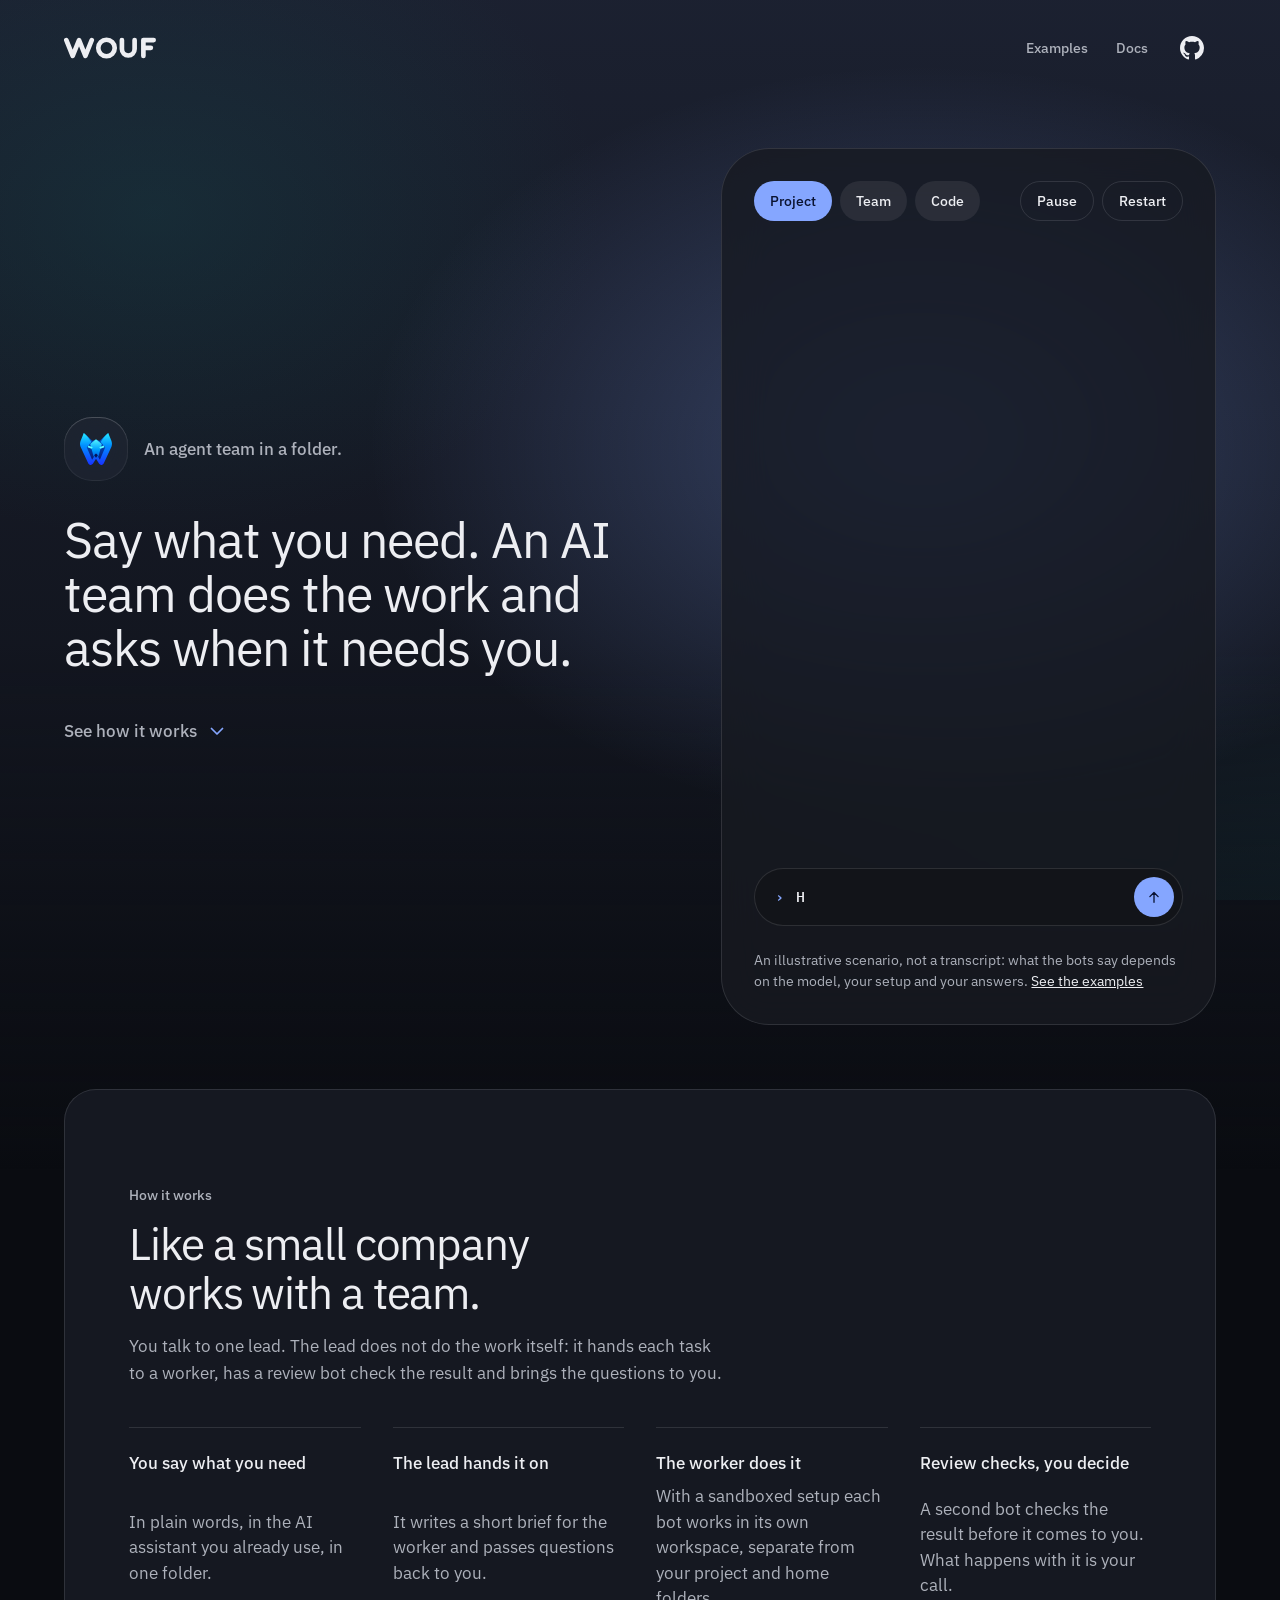
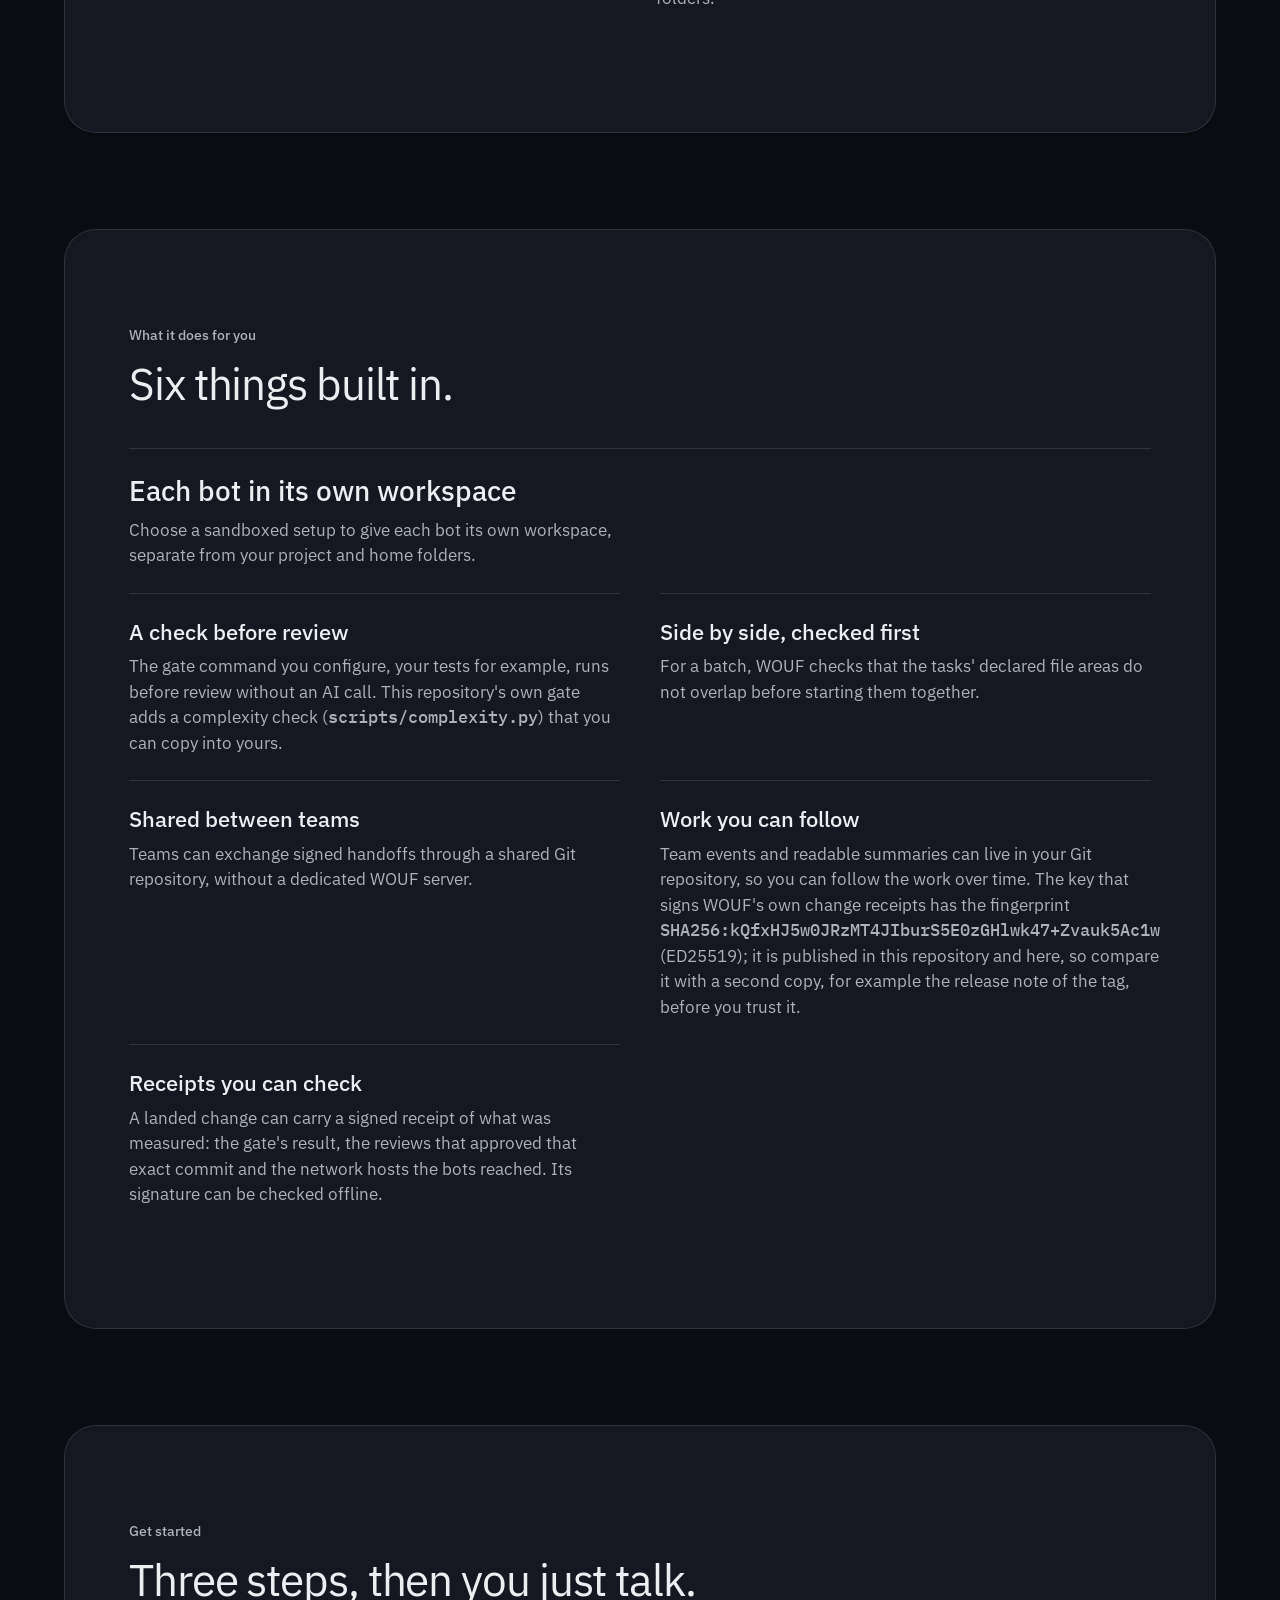
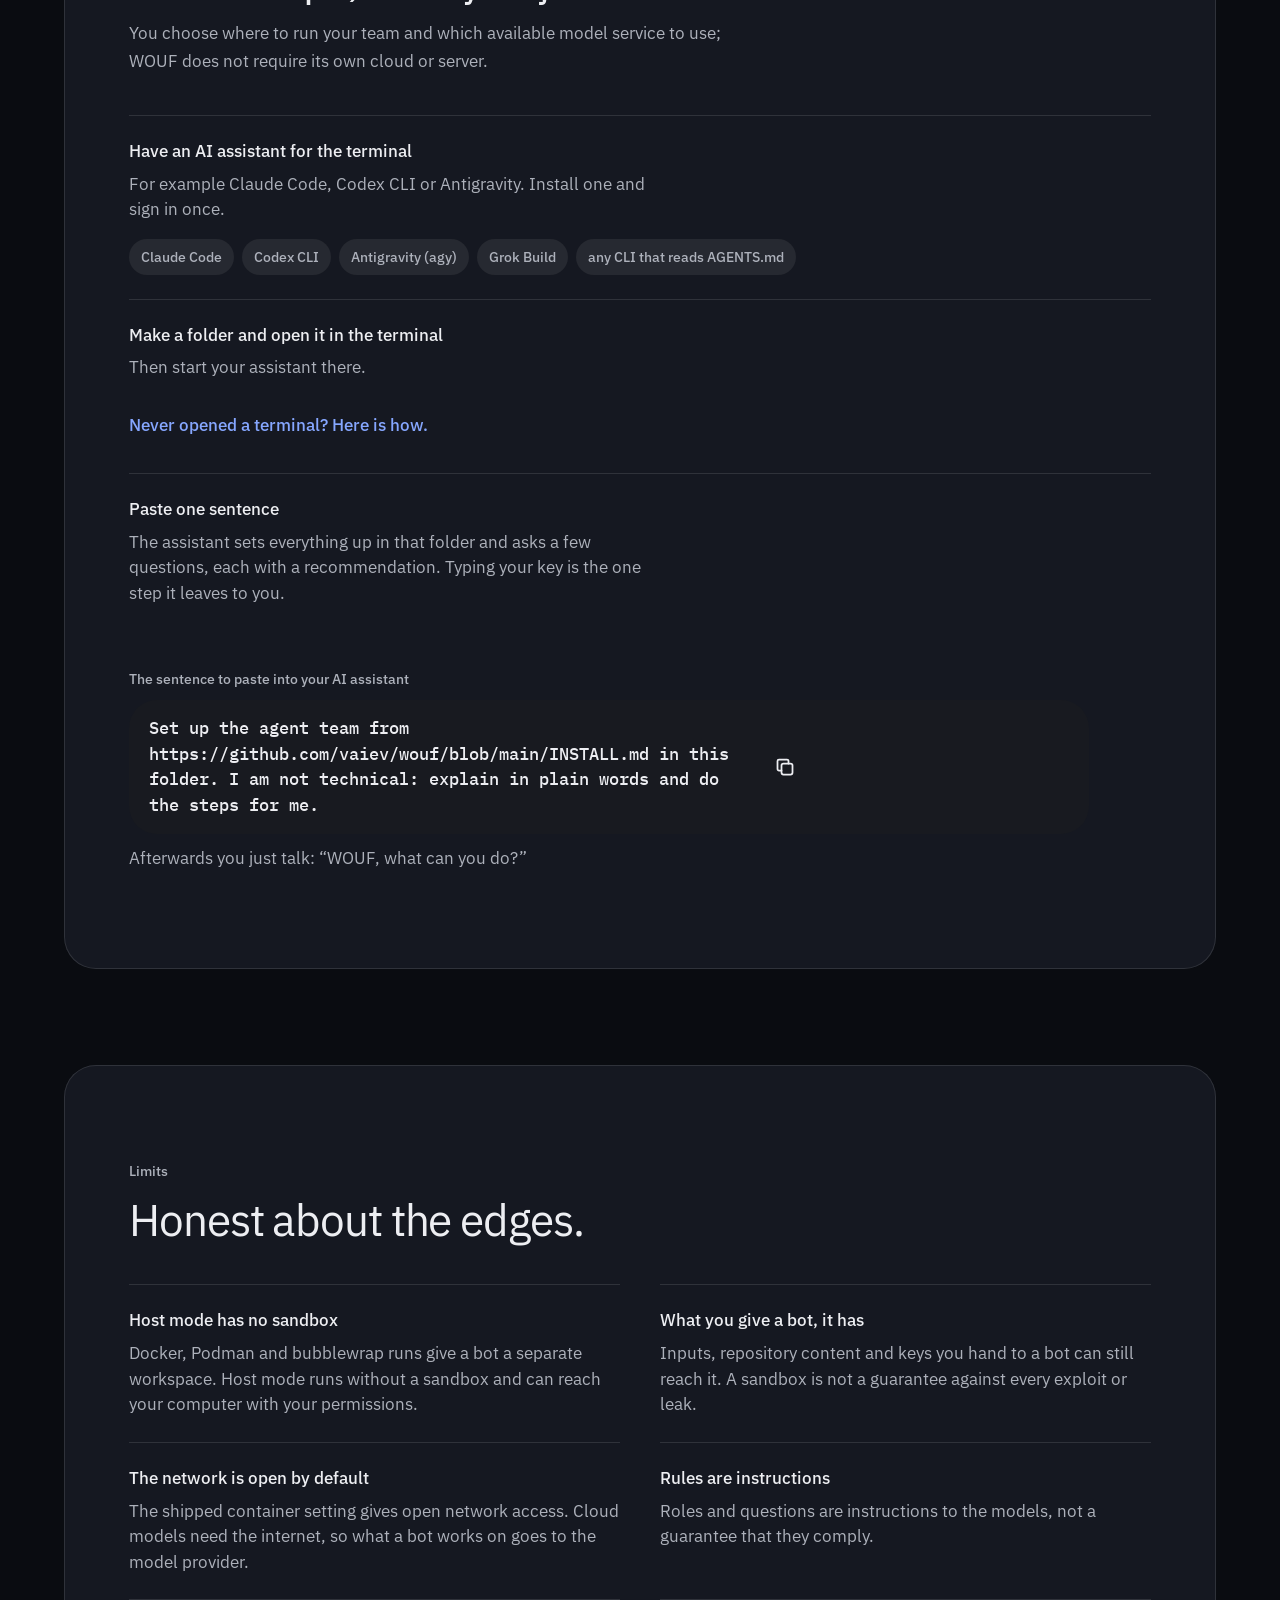
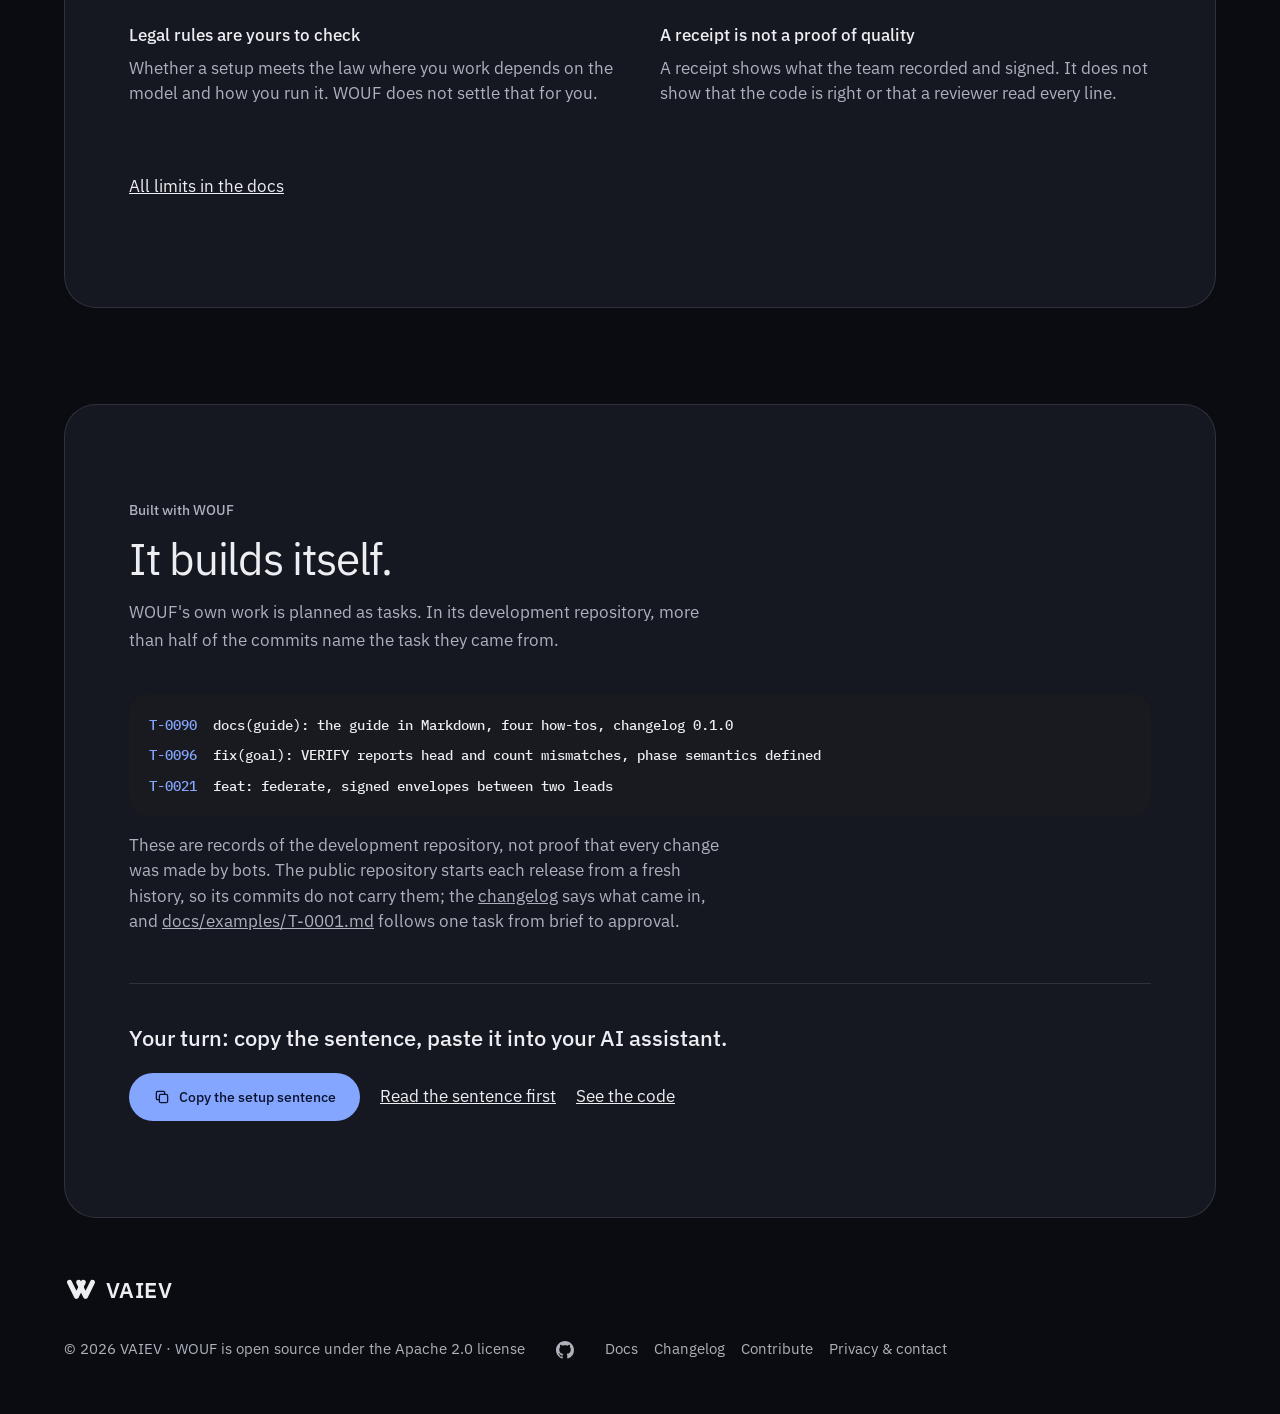
<file: site/index.html>
<!doctype html>
<html lang="en" data-brand="wouf" data-theme="dark" data-icons="icons.svg" data-vaiev-manual>
<head>
<meta charset="utf-8">
<meta name="viewport" content="width=device-width, initial-scale=1, viewport-fit=cover">
<meta http-equiv="Content-Security-Policy" content="default-src 'self'; img-src 'self' data:; media-src 'self'; object-src 'none'; base-uri 'none'; form-action 'self'">
<title>WOUF — an agent team in a folder</title>
<meta name="description" content="An agent team in a folder, set up with the AI tool you already use: one lead you talk to, who hands tasks to a worker and has a review bot check the result. Licensed under Apache-2.0.">
<link rel="icon" href="brand/wouf-icon.svg" type="image/svg+xml">
<link rel="canonical" href="https://wouf.dev/">
<meta property="og:title" content="WOUF — an agent team in a folder">
<meta property="og:description" content="An agent team in a folder, set up with the AI tool you already use: one lead you talk to, who hands tasks to a worker and has a review bot check the result. Licensed under Apache-2.0.">
<meta property="og:url" content="https://wouf.dev/">
<meta property="og:type" content="website">
<meta property="og:site_name" content="WOUF">
<meta property="og:locale" content="en_US">
<meta property="og:image" content="https://wouf.dev/og.png">
<meta property="og:image:width" content="1200">
<meta property="og:image:height" content="630">
<meta property="og:image:alt" content="WOUF: An agent team in a folder. Set up with the AI tool you already use. wouf.dev">
<meta name="twitter:card" content="summary_large_image">
<meta name="twitter:title" content="WOUF — an agent team in a folder">
<meta name="twitter:description" content="An agent team in a folder, set up with the AI tool you already use: one lead you talk to, who hands tasks to a worker and has a review bot check the result. Licensed under Apache-2.0.">
<meta name="twitter:image" content="https://wouf.dev/og.png">
<meta name="theme-color" content="#0a0c11">
<link rel="apple-touch-icon" href="apple-touch-icon.png">
<link rel="stylesheet" href="css/tokens.css">
<link rel="stylesheet" href="css/site-fonts.css">
<link rel="stylesheet" href="css/base.css">
<link rel="stylesheet" href="css/materials.css">
<link rel="stylesheet" href="css/components.css">
<link rel="stylesheet" href="css/patterns.css">
<link rel="stylesheet" href="css/site.css">
<link rel="expect" href="#end" blocking="render">
<script src="js/vt.js"></script>
<script src="js/vaiev.js" defer></script>
<script src="js/site.js" defer></script>
</head>
<body data-page="home">
<div class="field" aria-hidden="true"></div>
<div class="sky" aria-hidden="true"></div>
<a class="skip" href="#top">Skip to content</a>
<header class="site-bar lens" data-collapsible>
  <a class="lockup brand-word" href="index.html" aria-label="WOUF, home"><svg class="logo" aria-hidden="true"><use href="icons.svg#wouf-word"/></svg></a>
  <nav class="site-links" aria-label="Sections"><a class="home-link" href="index.html" aria-current="page">Home</a><a href="examples.html">Examples</a><a href="docs.html">Docs</a></nav>
  <a class="icon-btn press gh" href="https://github.com/vaiev/wouf" aria-label="WOUF on GitHub"><svg class="icon" aria-hidden="true"><use href="icons.svg#github"/></svg></a>
</header>
<main class="page site wide" id="top">
  <section class="hero home-hero" aria-labelledby="hero-h">
    <div class="hero-copy">
      <p class="hero-mark"><span class="emblem lens" aria-hidden="true"><img src="brand/wouf-icon.svg" alt="" width="40" height="40"></span><span>An agent team in a folder.</span></p>
      <h1 class="display-m" id="hero-h">Say what you need. An AI team does the work and asks when it needs you.</h1>
      <a class="hero-cue" href="#how">See how it works<svg class="icon" aria-hidden="true"><use href="icons.svg#chevron-down"/></svg></a>
    </div>

    <figure class="demo" data-demo aria-labelledby="demo-cap">
      <div class="demo-bar">
        <div class="demo-chips" role="group" aria-label="Choose an example">
          <button class="chip" type="button" data-scenario="project" aria-pressed="true">Project</button>
          <button class="chip" type="button" data-scenario="team" aria-pressed="false">Team</button>
          <button class="chip" type="button" data-scenario="code" aria-pressed="false">Code</button>
        </div>
        <div class="demo-controls">
          <button class="demo-btn" type="button" data-demo-toggle>Pause</button>
          <button class="demo-btn" type="button" data-demo-restart>Restart</button>
        </div>
      </div>
      <div class="demo-panes">
        <ol class="demo-dialog" data-scenario="project" data-active aria-label="Project example">
          <li class="msg msg-you"><span class="who">You</span><p>Help me plan our community event.</p></li>
          <li class="msg msg-lead"><span class="who">WOUF · lead</span><p>I'll ask the worker to draft a plan and the review bot to check it.</p></li>
          <li class="msg msg-lead msg-ask"><span class="who">WOUF · a question from the worker</span><p>What date should the plan use?</p></li>
          <li class="msg msg-you"><span class="who">You</span><p>June 12.</p></li>
          <li class="msg msg-done"><span class="who">Done · worker and review</span><p>The reviewed draft is ready for you: a plan and decision notes in the task files.</p></li>
        </ol>
        <ol class="demo-dialog" data-scenario="team" aria-label="Team example">
          <li class="msg msg-you"><span class="who">You</span><p>Organize our volunteer tasks.</p></li>
          <li class="msg msg-lead"><span class="who">WOUF · lead</span><p>I'll have the worker prepare a task list and review check it.</p></li>
          <li class="msg msg-lead msg-ask"><span class="who">WOUF · a question from the worker</span><p>Who should own the welcome desk?</p></li>
          <li class="msg msg-you"><span class="who">You</span><p>Sam.</p></li>
          <li class="msg msg-done"><span class="who">Done · worker and review</span><p>The reviewed task list is ready in the task files, with Sam as owner.</p></li>
        </ol>
        <ol class="demo-dialog" data-scenario="code" aria-label="Code example">
          <li class="msg msg-you"><span class="who">You</span><p>Add a check for missing titles.</p></li>
          <li class="msg msg-lead"><span class="who">WOUF · lead</span><p>I'll brief worker and ask review to check the change.</p></li>
          <li class="msg msg-lead msg-ask"><span class="who">WOUF · a question from the worker</span><p>Should an empty title be rejected?</p></li>
          <li class="msg msg-you"><span class="who">You</span><p>Yes.</p></li>
          <li class="msg msg-done"><span class="who">Done · worker and review</span><p>The reviewed change and its test are ready on the task branch for your decision.</p></li>
        </ol>
      </div>
      <p class="demo-compose" aria-hidden="true"><span class="demo-prompt">›</span><span class="demo-typed" data-demo-typed></span><span class="demo-send"><svg class="icon icon-s"><use href="icons.svg#send"/></svg></span></p>
      <figcaption class="demo-note" id="demo-cap">An illustrative scenario, not a transcript: what the bots say depends on the model, your setup and your answers. <a href="examples.html">See the examples</a></figcaption>
    </figure>
  </section>

  <div class="deck">
  <section class="band" id="how" aria-labelledby="how-h">
    <div class="band-head"><p class="band-kicker"><span>How it works</span></p><h2 class="display-s" id="how-h">Like a small company works with a team.</h2>
      <p class="lead">You talk to one lead. The lead does not do the work itself: it hands each task to a worker, has a review bot check the result and brings the questions to you.</p></div>
    <ol class="path">
      <li><h3 class="title-m">You say what you need</h3><p>In plain words, in the AI assistant you already use, in one folder.</p></li>
      <li><h3 class="title-m">The lead hands it on</h3><p>It writes a short brief for the worker and passes questions back to you.</p></li>
      <li><h3 class="title-m">The worker does it</h3><p>With a sandboxed setup each bot works in its own workspace, separate from your project and home folders.</p></li>
      <li><h3 class="title-m">Review checks, you decide</h3><p>A second bot checks the result before it comes to you. What happens with it is your call.</p></li>
    </ol>
  </section>

  <section class="band" id="strengths" aria-labelledby="strengths-h">
    <div class="band-head"><p class="band-kicker"><span>What it does for you</span></p><h2 class="display-s" id="strengths-h">Six things built in.</h2></div>
    <ul class="strengths" role="list">
      <li><h3 class="title-l">Each bot in its own workspace</h3><p>Choose a sandboxed setup to give each bot its own workspace, separate from your project and home folders.</p></li>
      <li><h3 class="title-l">A check before review</h3><p>The gate command you configure, your tests for example, runs before review without an AI call. This repository's own gate adds a complexity check (<code class="mono">scripts/complexity.py</code>) that you can copy into yours.</p></li>
      <li><h3 class="title-l">Side by side, checked first</h3><p>For a batch, WOUF checks that the tasks' declared file areas do not overlap before starting them together.</p></li>
      <li><h3 class="title-l">Shared between teams</h3><p>Teams can exchange signed handoffs through a shared Git repository, without a dedicated WOUF server.</p></li>
      <li><h3 class="title-l">Work you can follow</h3><p>Team events and readable summaries can live in your Git repository, so you can follow the work over time. The key that signs WOUF's own change receipts has the fingerprint <code class="mono">SHA256:kQfxHJ5w0JRzMT4JIburS5E0zGHlwk47+Zvauk5Ac1w</code> (ED25519); it is published in this repository and here, so compare it with a second copy, for example the release note of the tag, before you trust it.</p></li>
      <li><h3 class="title-l">Receipts you can check</h3><p>A landed change can carry a signed receipt of what was measured: the gate's result, the reviews that approved that exact commit and the network hosts the bots reached. Its signature can be checked offline.</p></li>
    </ul>
  </section>

  <section class="band" id="start" aria-labelledby="start-h">
    <div class="band-head"><p class="band-kicker"><span>Get started</span></p><h2 class="display-s" id="start-h">Three steps, then you just talk.</h2>
      <p class="lead">You choose where to run your team and which available model service to use; WOUF does not require its own cloud or server.</p></div>
    <ol class="path path-steps">
      <li><h3 class="title-m">Have an AI assistant for the terminal</h3><p>For example Claude Code, Codex CLI or Antigravity. Install one and sign in once.</p><ul class="clis" role="list" aria-label="Agent CLIs"><li class="chip">Claude Code</li><li class="chip">Codex CLI</li><li class="chip">Antigravity (agy)</li><li class="chip">Grok Build</li><li class="chip">any CLI that reads AGENTS.md</li></ul></li>
      <li><h3 class="title-m">Make a folder and open it in the terminal</h3><p>Then start your assistant there.</p>
        <details class="terminal-help">
          <summary>Never opened a terminal? Here is how.</summary>
          <div class="terminal-help-body">
            <p><b>On a Mac:</b> make the folder in Finder. Open the Terminal app, type <kbd>cd</kbd> and a space, drag the folder into the window and press Return.</p>
            <p><b>On Windows 11:</b> the lead and the team run inside WSL 2, the Linux that Windows can add, because the helpers need a POSIX system, as the setup guide says. Open the folder in File Explorer, right-click an empty spot in it, choose “Open in Terminal”, then type <kbd>wsl</kbd> and press Enter to work in WSL 2.</p>
            <p>Now type the name of your assistant, for example <kbd>claude</kbd>, and press Enter.</p>
          </div>
        </details></li>
      <li><h3 class="title-m">Paste one sentence</h3><p>The assistant sets everything up in that folder and asks a few questions, each with a recommendation. Typing your key is the one step it leaves to you.</p></li>
    </ol>
    <div class="setup" id="setup">
      <p class="setup-label">The sentence to paste into your AI assistant</p>
      <div class="copyline plane"><p id="setup-line">Set up the agent team from https://github.com/vaiev/wouf/blob/main/INSTALL.md in this folder. I am not technical: explain in plain words and do the steps for me.</p><button class="icon-btn press" type="button" data-copy="#setup-line" aria-label="Copy the setup sentence"><svg class="icon" aria-hidden="true"><use href="icons.svg#copy"/></svg></button></div>
      <p class="sr-only" id="copy-status" role="status"></p>
      <p class="muted">Afterwards you just talk: “WOUF, what can you do?”</p>
    </div>
  </section>

  <section class="band" id="limits" aria-labelledby="limits-h">
    <div class="band-head"><p class="band-kicker"><span>Limits</span></p><h2 class="display-s" id="limits-h">Honest about the edges.</h2></div>
    <ul class="limits" role="list">
      <li><h3 class="title-m">Host mode has no sandbox</h3><p>Docker, Podman and bubblewrap runs give a bot a separate workspace. Host mode runs without a sandbox and can reach your computer with your permissions.</p></li>
      <li><h3 class="title-m">What you give a bot, it has</h3><p>Inputs, repository content and keys you hand to a bot can still reach it. A sandbox is not a guarantee against every exploit or leak.</p></li>
      <li><h3 class="title-m">The network is open by default</h3><p>The shipped container setting gives open network access. Cloud models need the internet, so what a bot works on goes to the model provider.</p></li>
      <li><h3 class="title-m">Rules are instructions</h3><p>Roles and questions are instructions to the models, not a guarantee that they comply.</p></li>
      <li><h3 class="title-m">Legal rules are yours to check</h3><p>Whether a setup meets the law where you work depends on the model and how you run it. WOUF does not settle that for you.</p></li>
      <li><h3 class="title-m">A receipt is not a proof of quality</h3><p>A receipt shows what the team recorded and signed. It does not show that the code is right or that a reviewer read every line.</p></li>
    </ul>
    <p class="band-more"><a href="docs.html#limits">All limits in the docs</a></p>
  </section>

  <section class="band" id="built" aria-labelledby="built-h">
    <div class="band-head"><p class="band-kicker"><span>Built with WOUF</span></p><h2 class="display-s" id="built-h">It builds itself.</h2>
      <p class="lead">WOUF's own work is planned as tasks. In its development repository, more than half of the commits name the task they came from.</p></div>
    <figure class="log plane"><figcaption class="sr-only">Three of those commits</figcaption>
      <p><span class="log-hash">T-0090</span> docs(guide): the guide in Markdown, four how-tos, changelog 0.1.0</p>
      <p><span class="log-hash">T-0096</span> fix(goal): VERIFY reports head and count mismatches, phase semantics defined</p>
      <p><span class="log-hash">T-0021</span> feat: federate, signed envelopes between two leads</p>
    </figure>
    <p class="muted">These are records of the development repository, not proof that every change was made by bots. The public repository starts each release from a fresh history, so its commits do not carry them; the <a href="changelog.html">changelog</a> says what came in, and <a href="https://github.com/vaiev/wouf/blob/main/docs/examples/T-0001.md">docs/examples/T-0001.md</a> follows one task from brief to approval.</p>
    <div class="finale">
      <p class="title-l">Your turn: copy the sentence, paste it into your AI assistant.</p>
      <div class="cluster"><button class="btn btn-filled press" type="button" data-copy="#setup-line"><svg class="icon" aria-hidden="true"><use href="icons.svg#copy"/></svg>Copy the setup sentence</button><a href="#setup">Read the sentence first</a><a href="https://github.com/vaiev/wouf">See the code</a></div>
    </div>
  </section>
  </div>

  <footer class="site-foot">
    <p class="foot-made"><a class="vaiev" href="https://vaiev.com"><svg class="logo" aria-hidden="true"><use href="icons.svg#vaiev-symbol"/></svg>VAIEV</a></p>
    <p class="foot-legal"><span>© 2026 VAIEV · WOUF is open source under the Apache 2.0 license</span><a class="icon-btn press gh" href="https://github.com/vaiev/wouf" aria-label="WOUF on GitHub"><svg class="icon icon-s" aria-hidden="true"><use href="icons.svg#github"/></svg></a><a href="docs.html">Docs</a><a href="changelog.html">Changelog</a><a href="contribute.html">Contribute</a><a href="https://vaiev.com/privacy/">Privacy &amp; contact</a></p>
  </footer>
</main>
<span id="end" hidden></span>
</body>
</html>
</file>
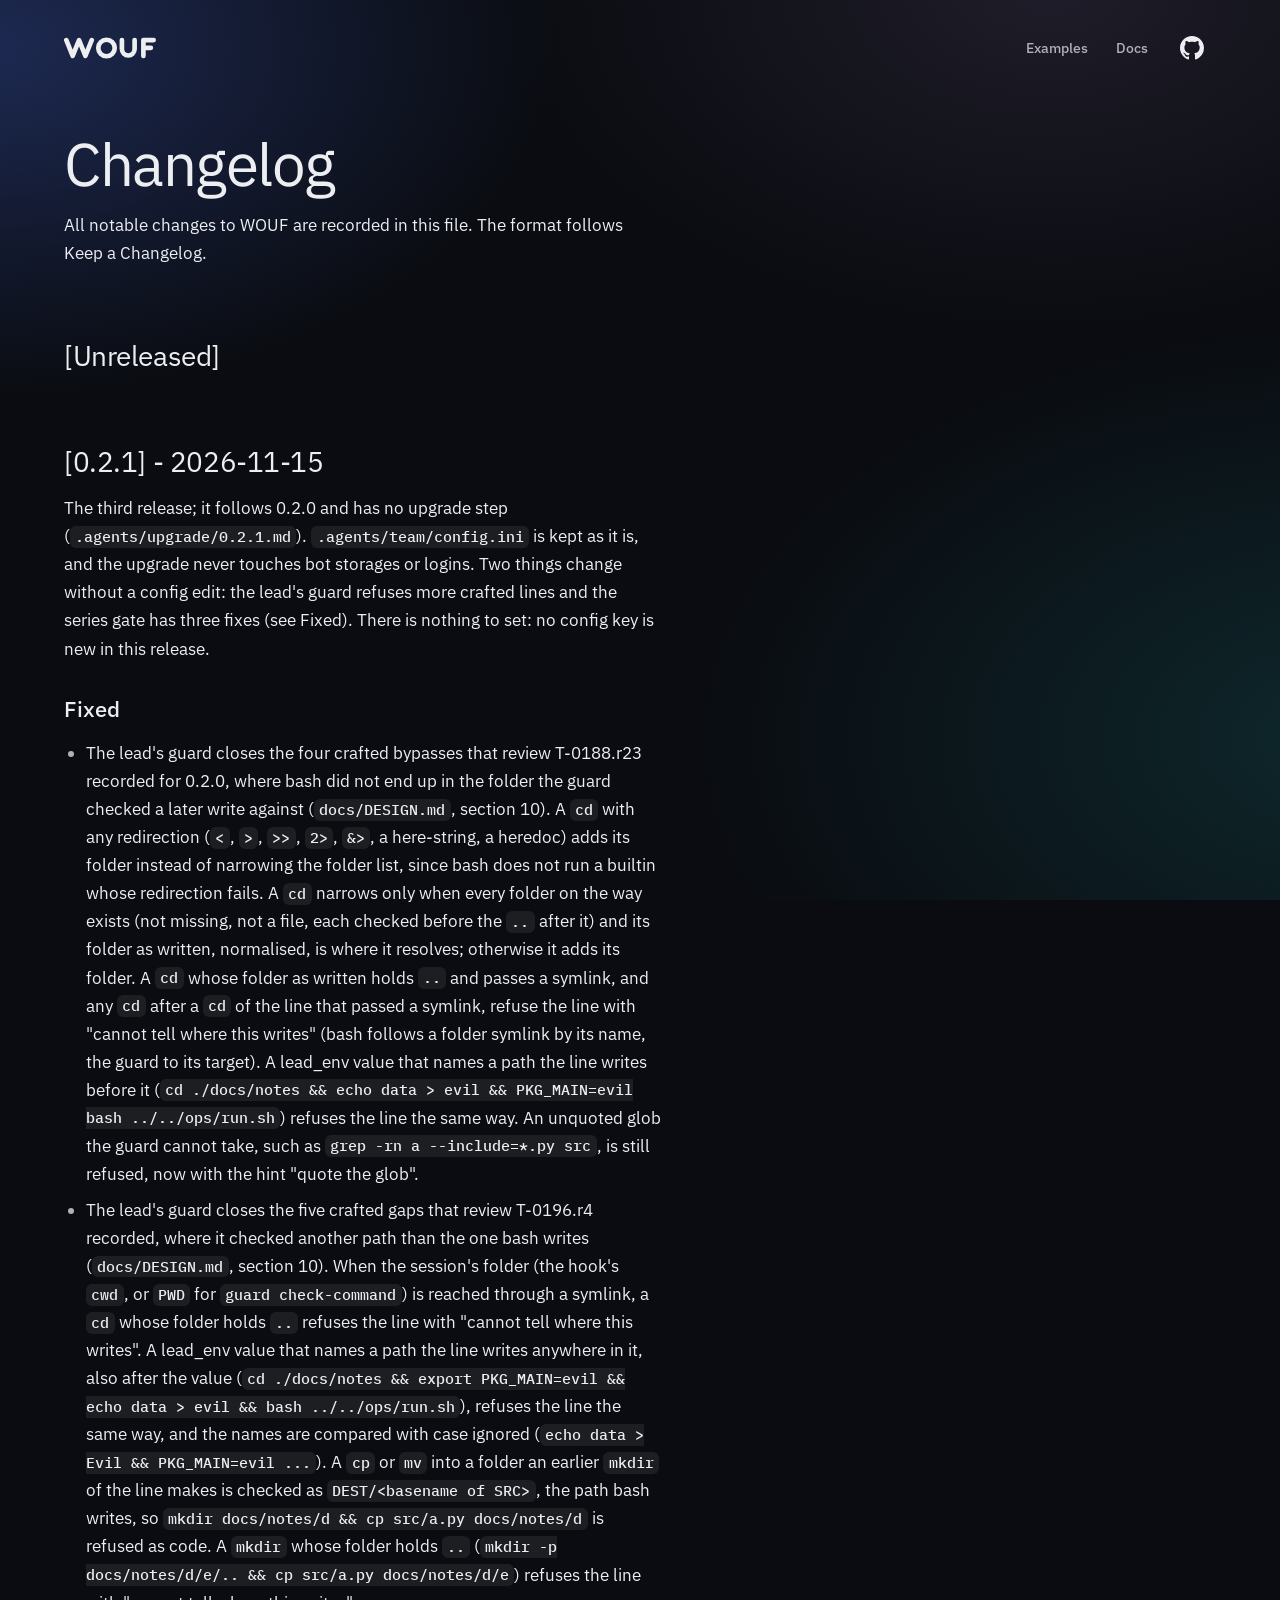
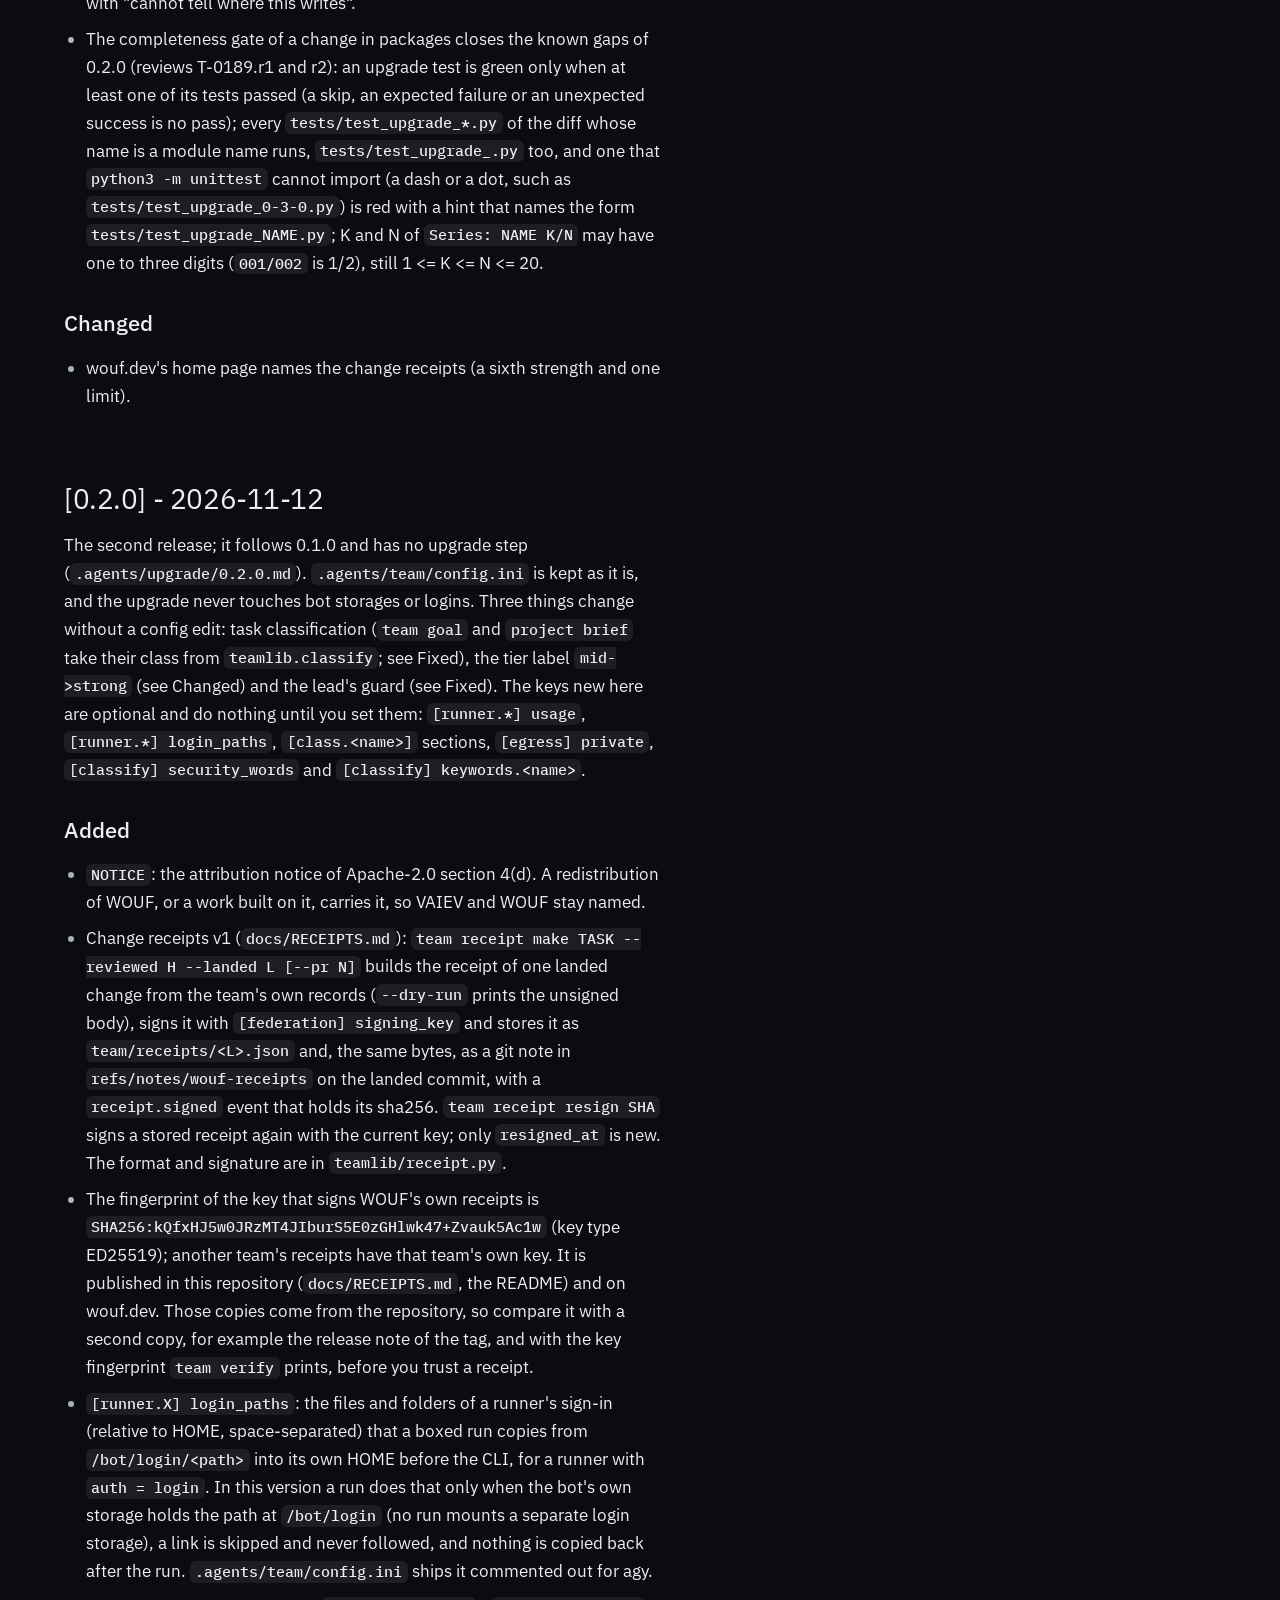
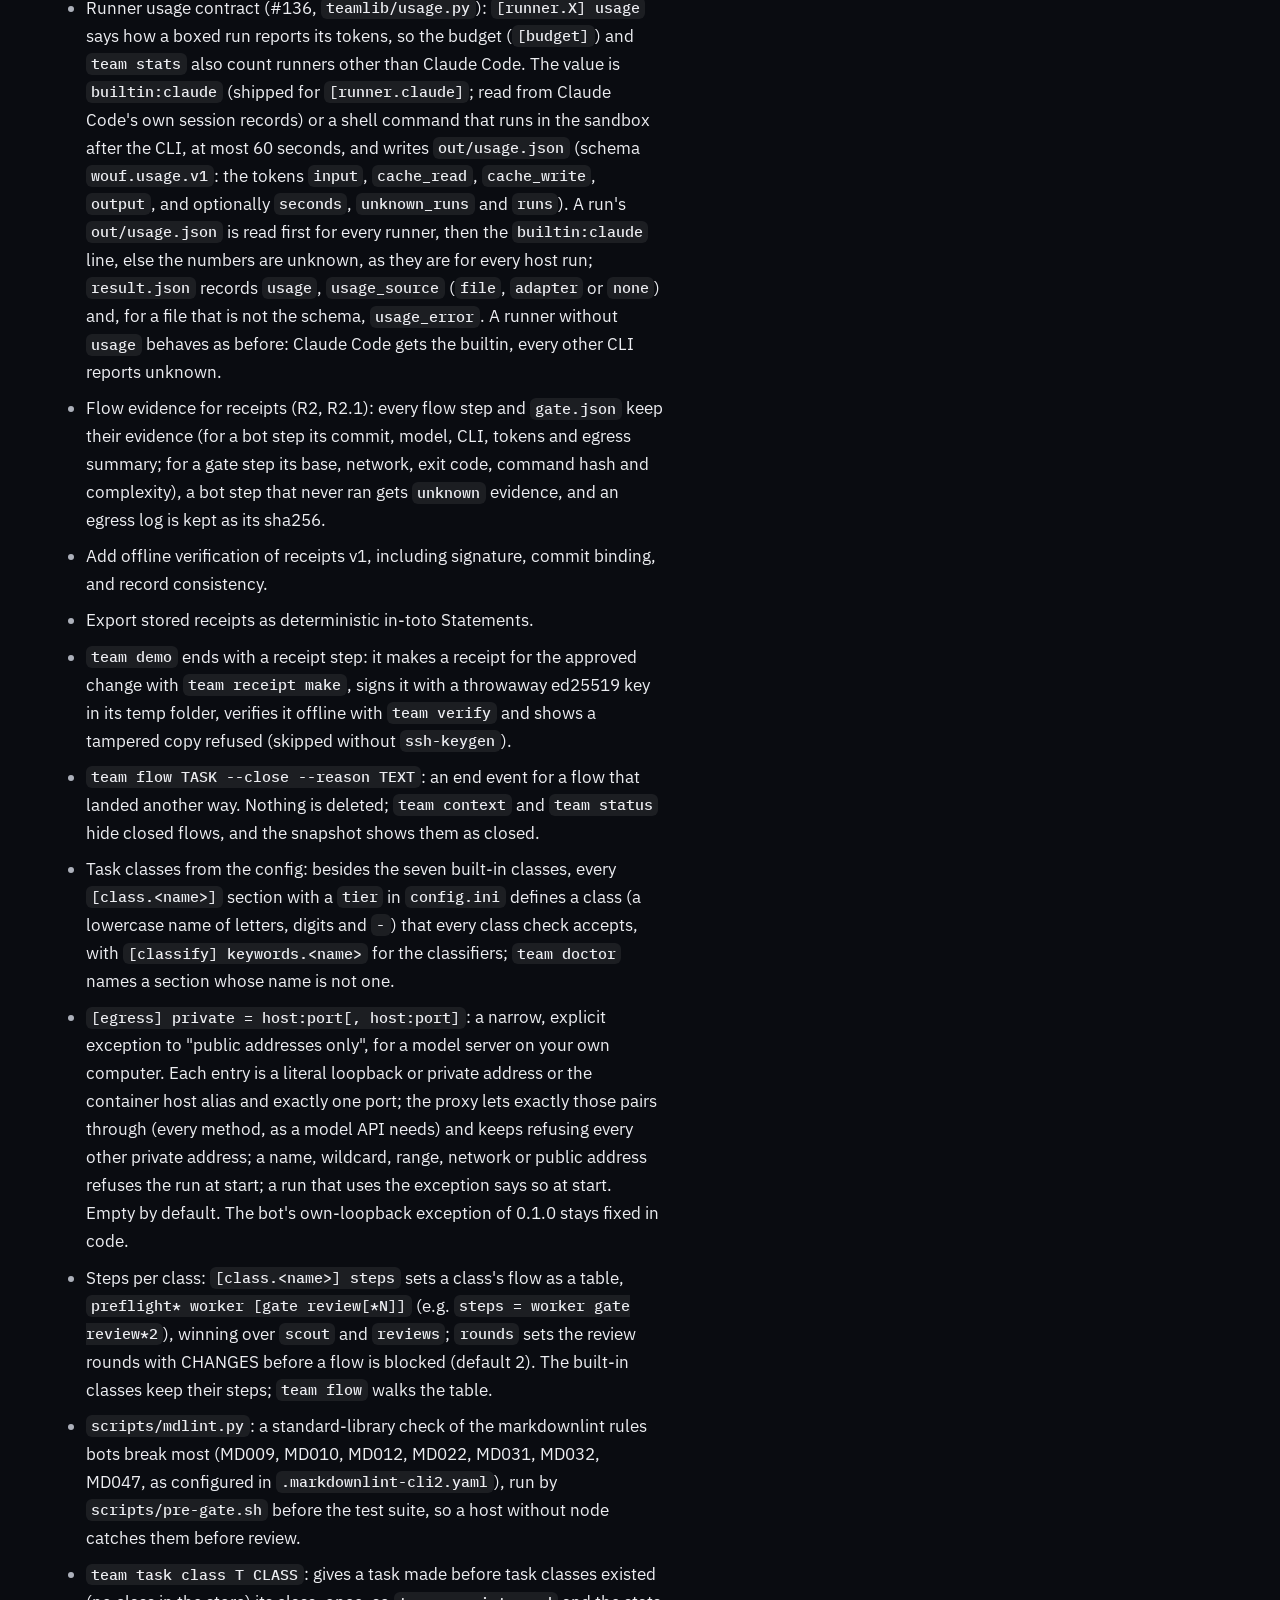
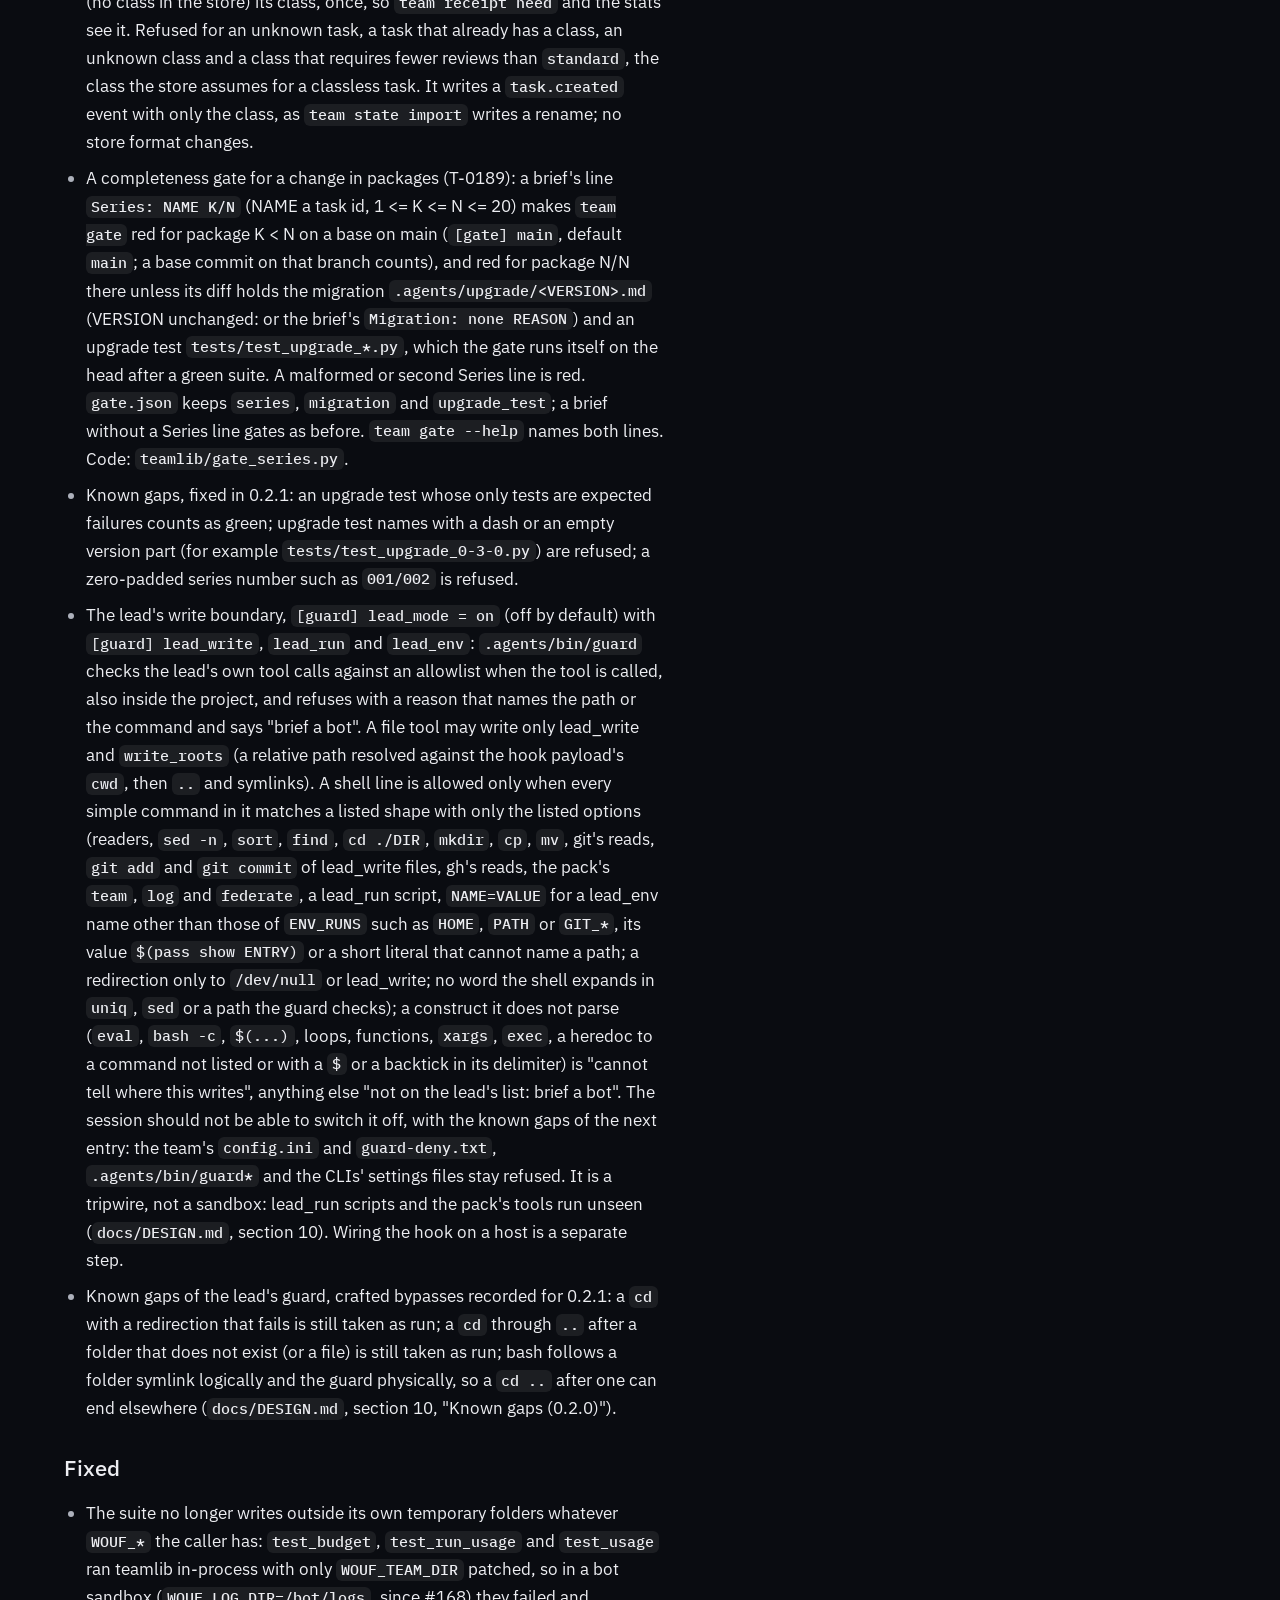
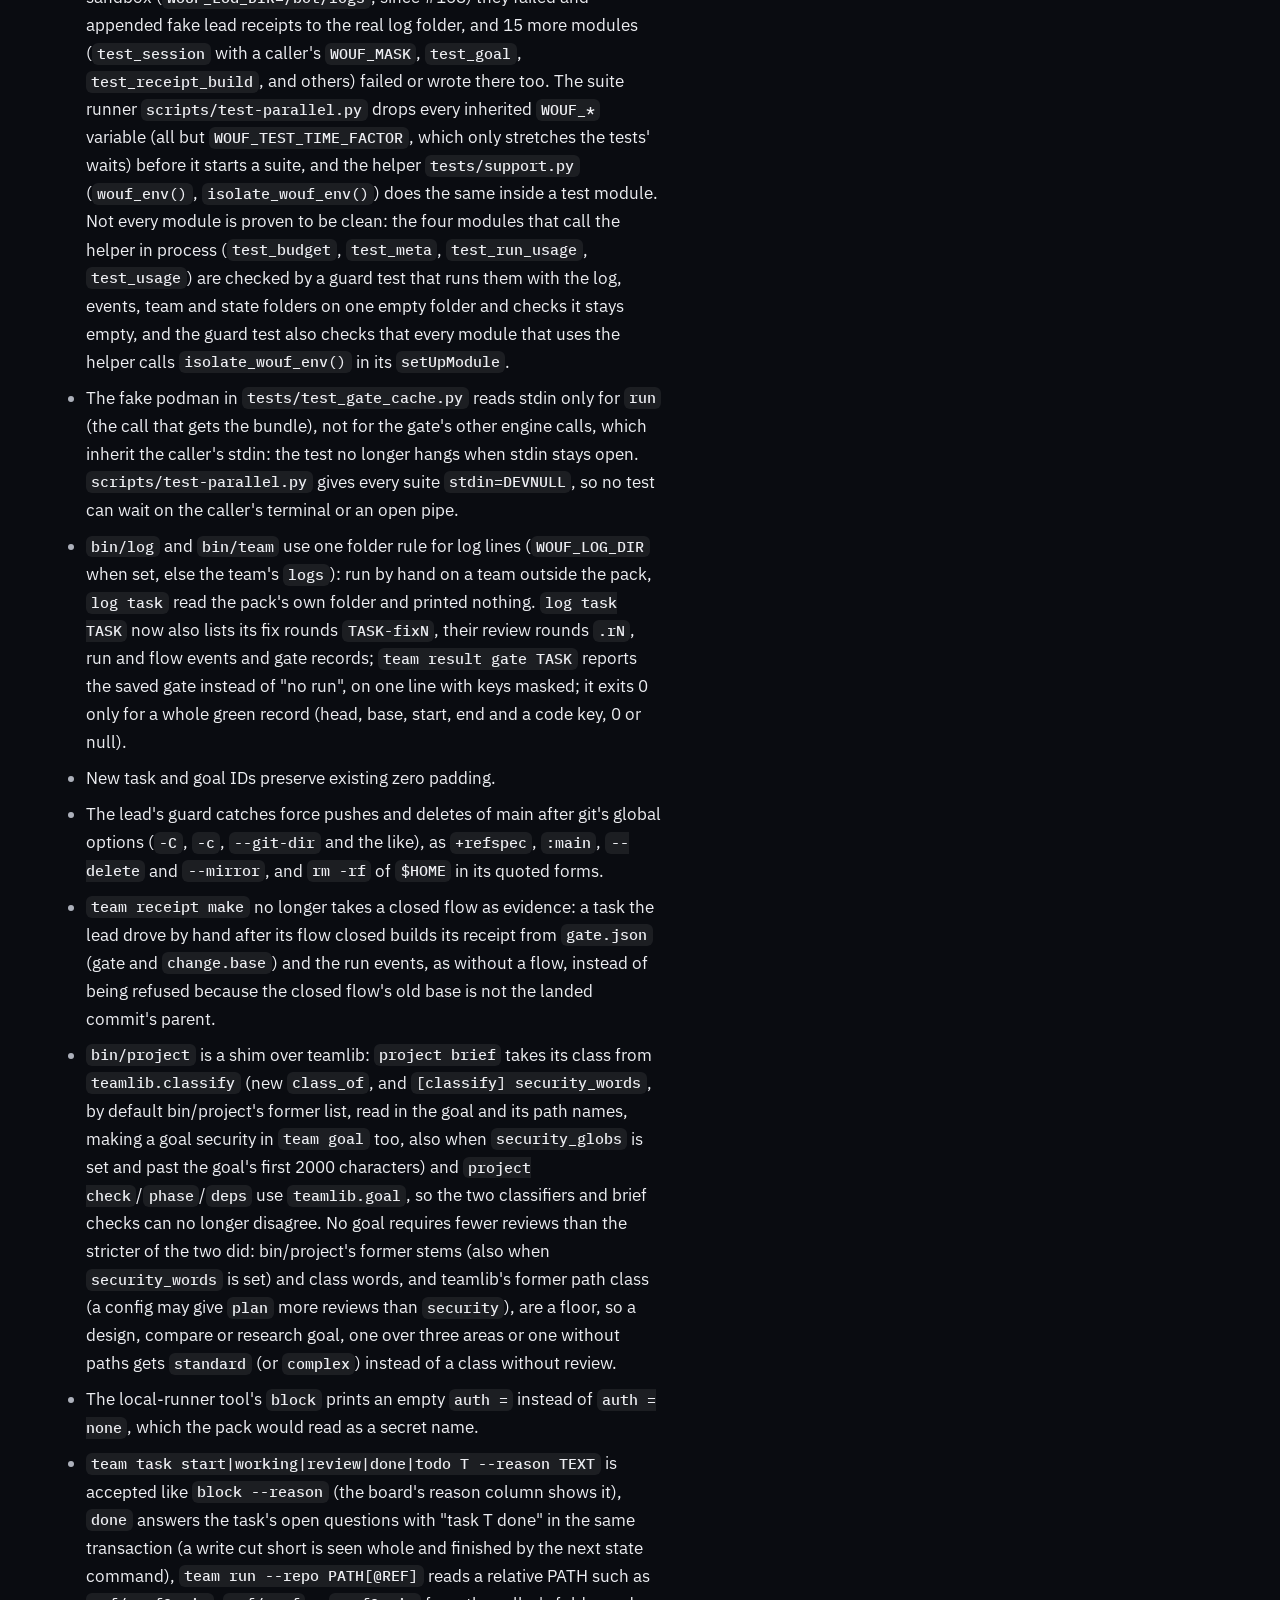
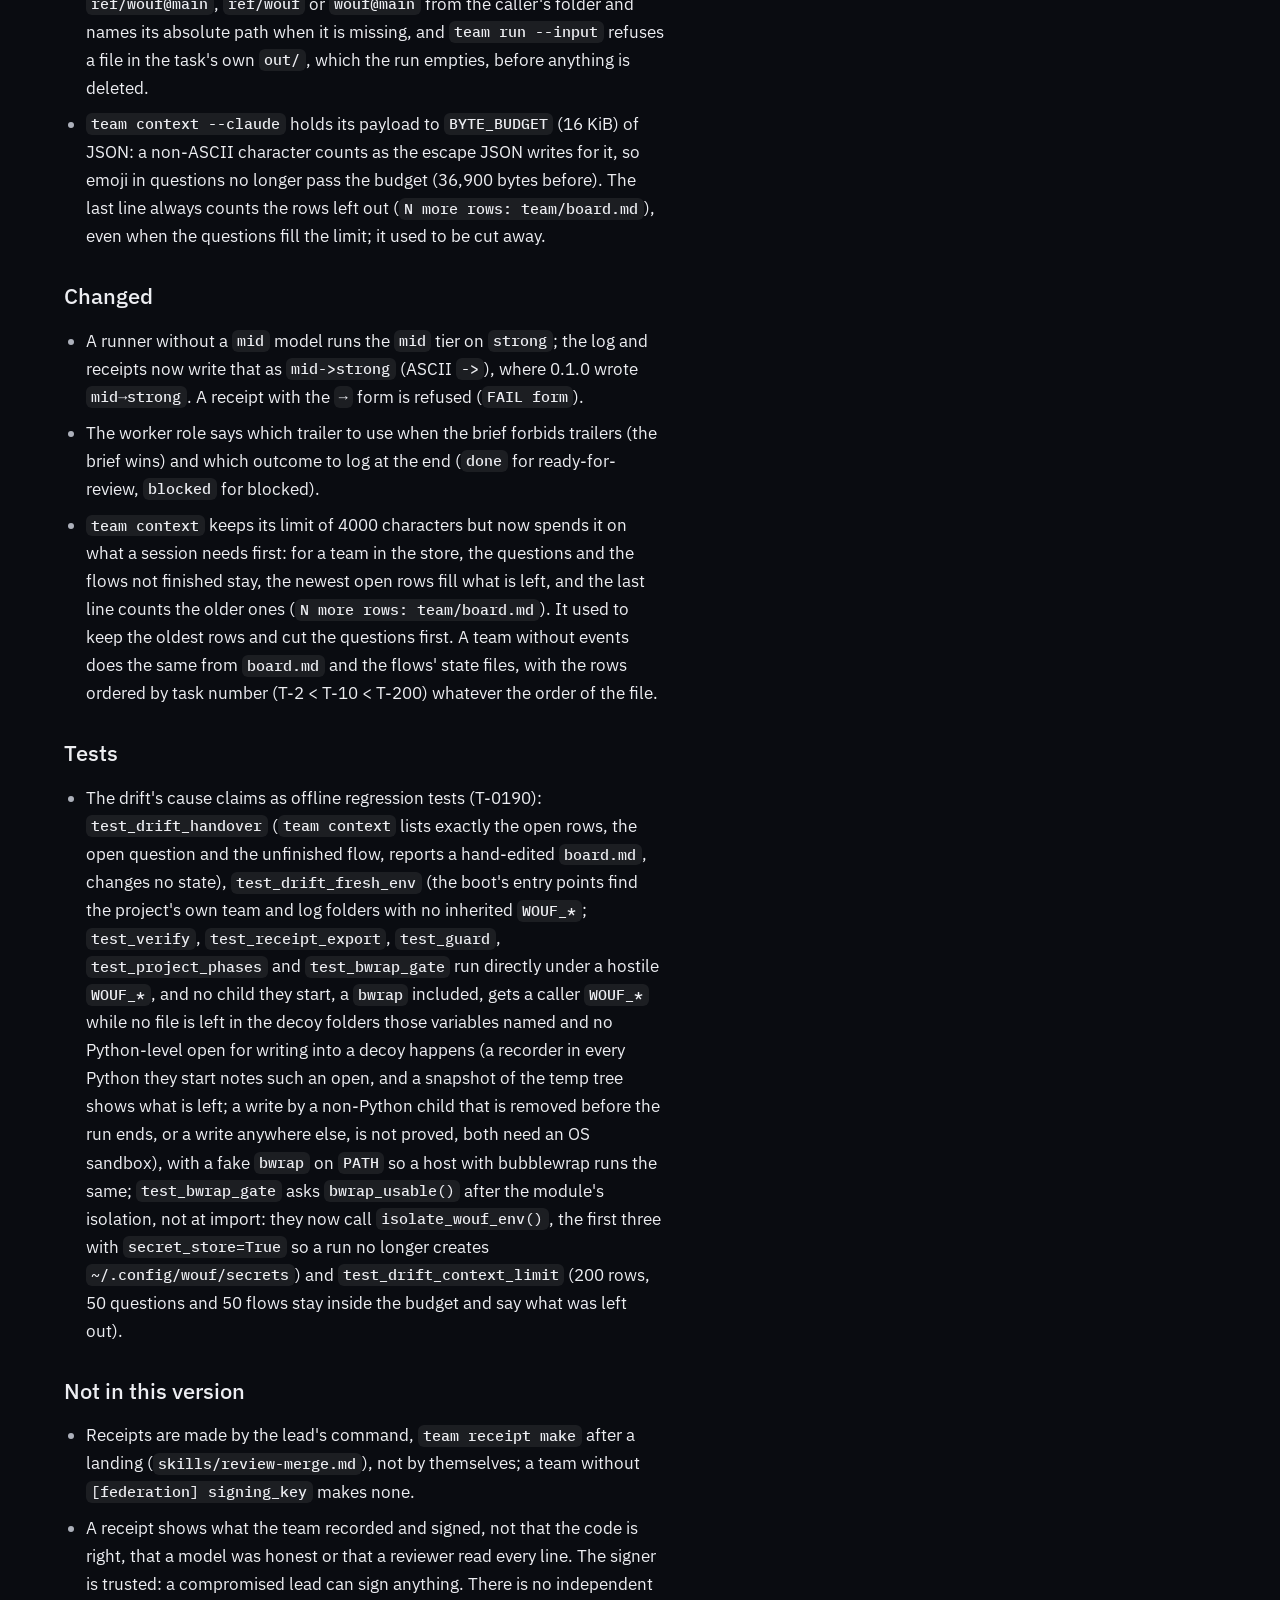
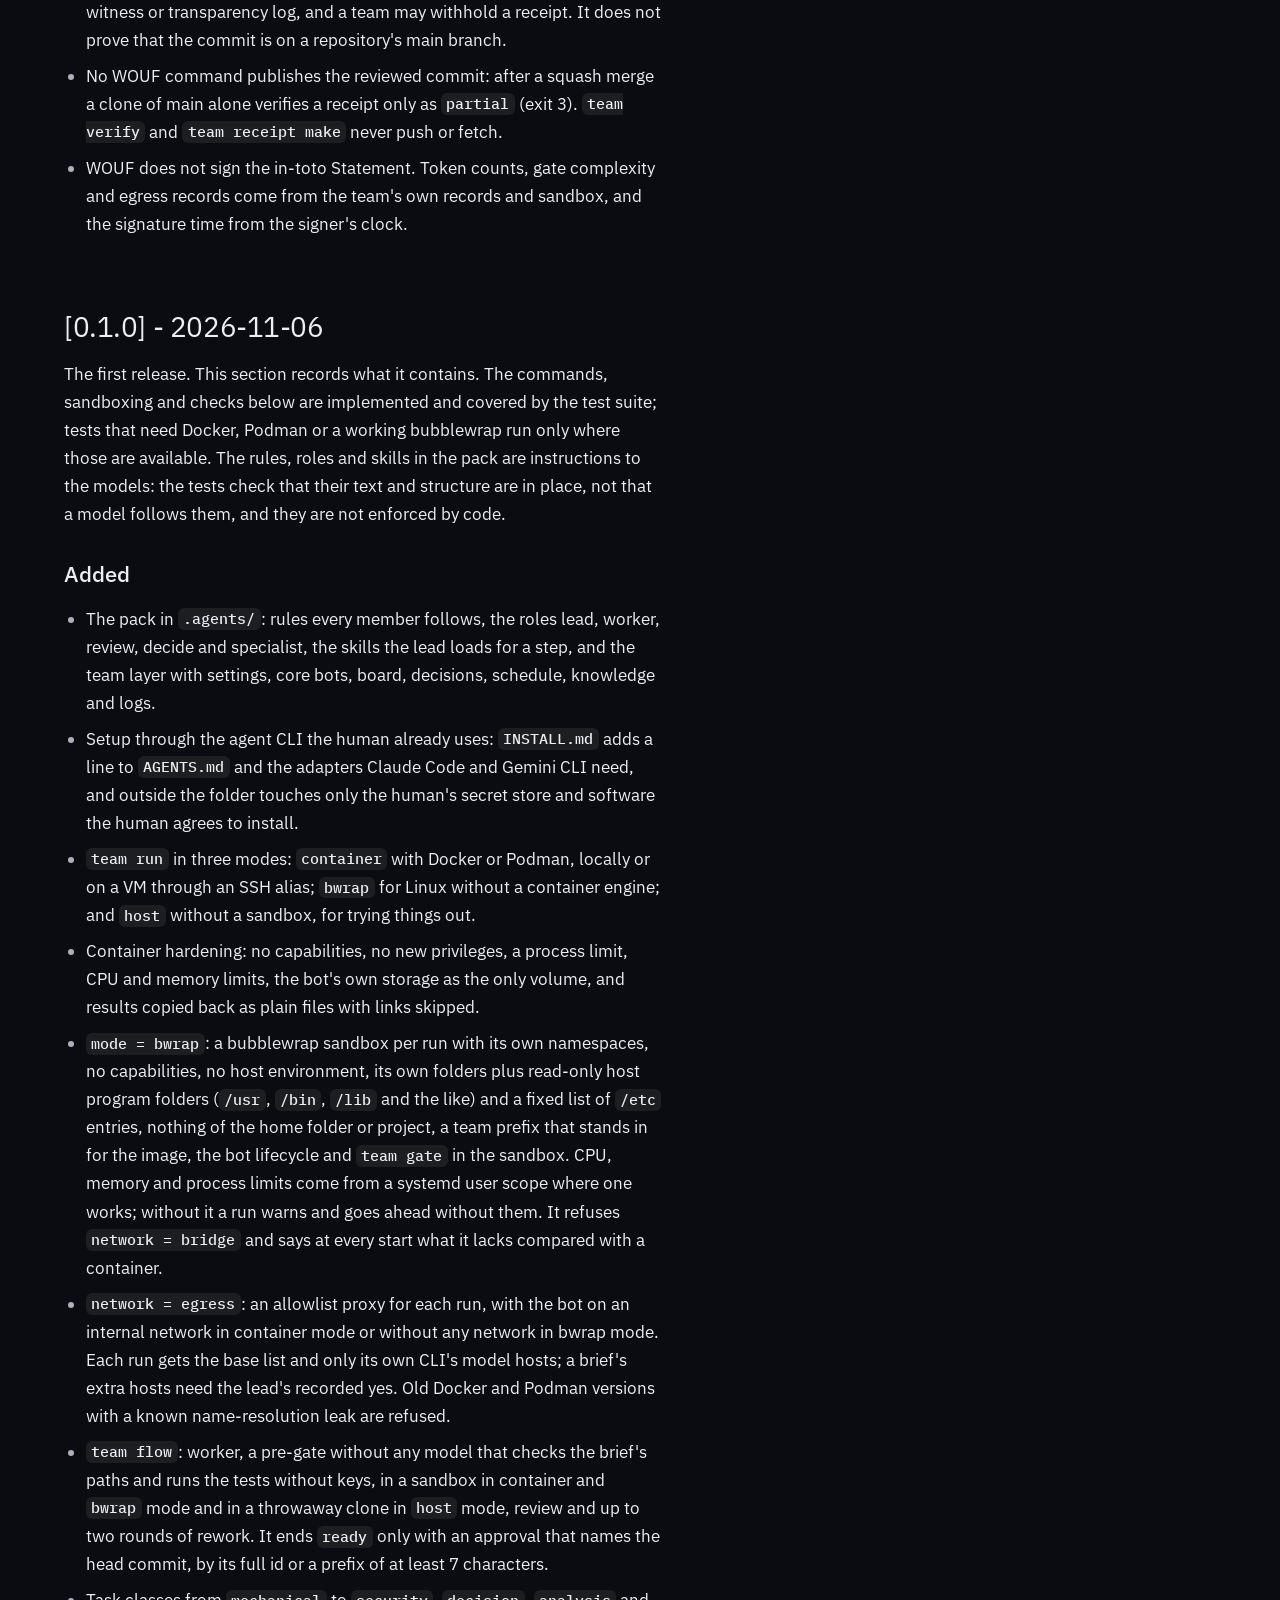
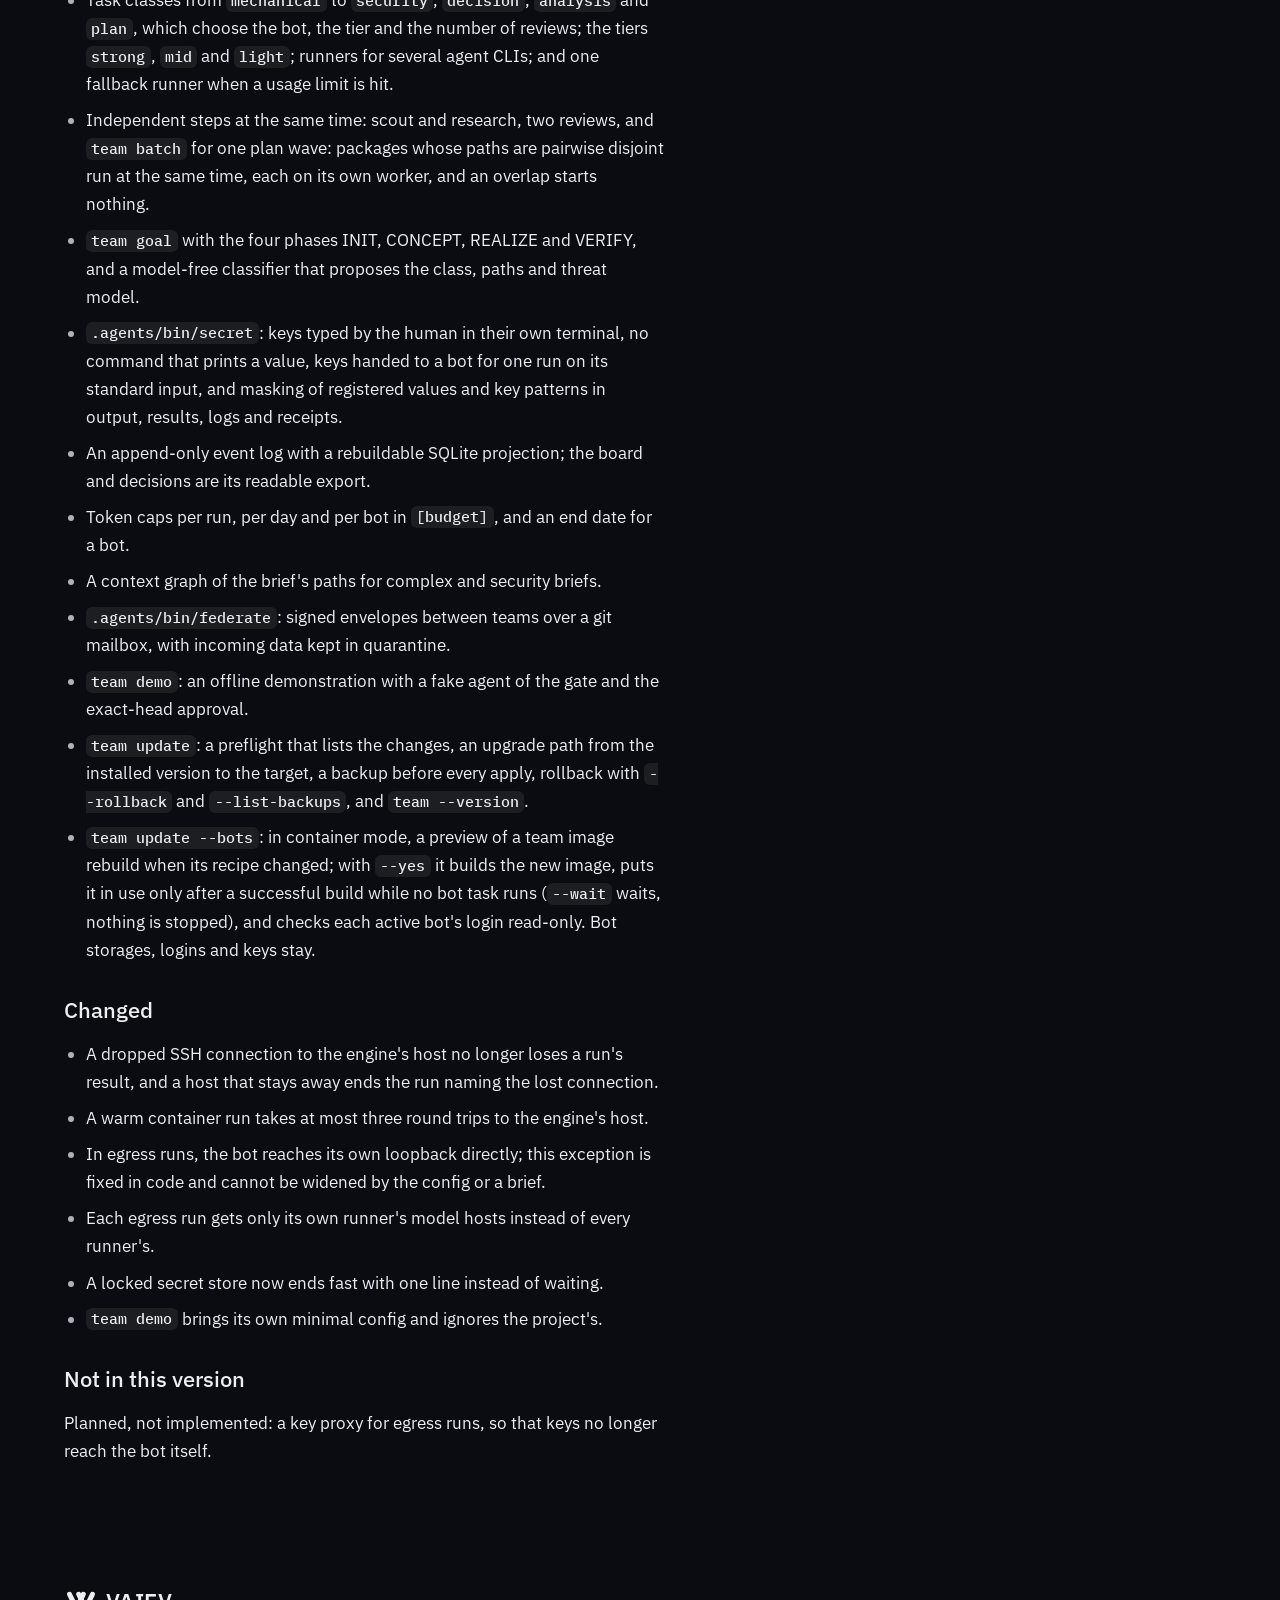
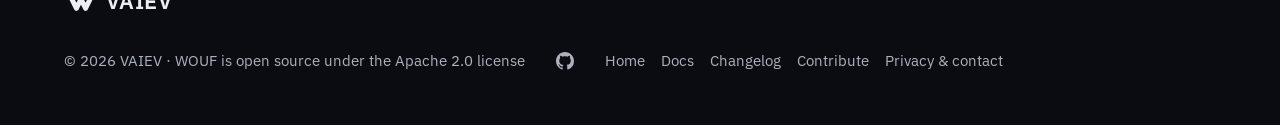
<file: site/changelog.html>
<!doctype html>
<html lang="en" data-brand="wouf" data-theme="dark" data-icons="icons.svg" data-vaiev-manual>
<head>
<meta charset="utf-8">
<meta name="viewport" content="width=device-width, initial-scale=1, viewport-fit=cover">
<meta http-equiv="Content-Security-Policy" content="default-src 'self'; img-src 'self' data:; media-src 'self'; object-src 'none'; base-uri 'none'; form-action 'self'">
<title>Changelog — WOUF</title>
<meta name="description" content="Changelog: the guide, evidence and next steps for WOUF.">
<link rel="icon" href="brand/wouf-icon.svg" type="image/svg+xml">
<link rel="canonical" href="https://wouf.dev/changelog.html">
<meta property="og:title" content="Changelog — WOUF">
<meta property="og:description" content="Changelog: the guide, evidence and next steps for WOUF.">
<meta property="og:url" content="https://wouf.dev/changelog.html">
<meta property="og:type" content="website">
<meta property="og:site_name" content="WOUF">
<meta property="og:locale" content="en_US">
<meta property="og:image" content="https://wouf.dev/og.png">
<meta property="og:image:width" content="1200">
<meta property="og:image:height" content="630">
<meta property="og:image:alt" content="WOUF: An agent team in a folder. Set up with the AI tool you already use. wouf.dev">
<meta name="twitter:card" content="summary_large_image">
<meta name="twitter:title" content="Changelog — WOUF">
<meta name="twitter:description" content="Changelog: the guide, evidence and next steps for WOUF.">
<meta name="twitter:image" content="https://wouf.dev/og.png">
<meta name="theme-color" content="#0a0c11">
<link rel="apple-touch-icon" href="apple-touch-icon.png">
<link rel="stylesheet" href="css/tokens.css">
<link rel="stylesheet" href="css/site-fonts.css">
<link rel="stylesheet" href="css/base.css">
<link rel="stylesheet" href="css/materials.css">
<link rel="stylesheet" href="css/components.css">
<link rel="stylesheet" href="css/patterns.css">
<link rel="stylesheet" href="css/site.css">
<link rel="stylesheet" href="css/docs.css">
<link rel="expect" href="#end" blocking="render">
<script src="js/vt.js"></script>
<script src="js/vaiev.js" defer></script>
<script src="js/site.js" defer></script>
<script src="js/docs.js" defer></script>
</head>
<body>
<div class="field" aria-hidden="true"></div>
<a class="skip" href="#doc">Skip to content</a>
<header class="site-bar lens" data-collapsible>
  <a class="lockup brand-word" href="index.html" aria-label="WOUF, home"><svg class="logo" aria-hidden="true"><use href="icons.svg#wouf-word"/></svg></a>
  <nav class="site-links" aria-label="Sections"><a class="home-link" href="index.html">Home</a><a href="examples.html">Examples</a><a href="docs.html">Docs</a></nav>
  <a class="icon-btn press gh" href="https://github.com/vaiev/wouf" aria-label="WOUF on GitHub"><svg class="icon" aria-hidden="true"><use href="icons.svg#github"/></svg></a>
</header>
<main class="page site wide" id="top">
<!-- Generated by scripts/build_site_docs.py; source SHA-256 e42249f1dc9d7be5e533e5cbc56eccbea0ad55248b1ca61863b8b41af46fdc00. -->
<div class="page-body"><article class="prose" id="doc" tabindex="-1">
<h1 id="changelog">Changelog</h1>
<p>All notable changes to WOUF are recorded in this file. The format follows Keep a Changelog.</p>
<h2 id="unreleased">[Unreleased]</h2>
<h2 id="021-2026-11-15">[0.2.1] - 2026-11-15</h2>
<p>The third release; it follows 0.2.0 and has no upgrade step (<code>.agents/upgrade/0.2.1.md</code>). <code>.agents/team/config.ini</code> is kept as it is, and the upgrade never touches bot storages or logins. Two things change without a config edit: the lead&#x27;s guard refuses more crafted lines and the series gate has three fixes (see Fixed). There is nothing to set: no config key is new in this release.</p>
<h3 id="fixed">Fixed</h3>
<ul><li><p>The lead&#x27;s guard closes the four crafted bypasses that review T-0188.r23 recorded for 0.2.0,
where bash did not end up in the folder the guard checked a later write against (<code>docs/DESIGN.md</code>,
section 10). A <code>cd</code> with any redirection (<code>&lt;</code>, <code>&gt;</code>, <code>&gt;&gt;</code>,
<code>2&gt;</code>, <code>&amp;&gt;</code>, a here-string, a heredoc) adds its folder instead of narrowing the
folder list, since bash does not run a builtin whose redirection fails. A <code>cd</code> narrows only when
every folder on the way exists (not missing, not a file, each checked before the <code>..</code> after it) and
its folder as written, normalised, is where it resolves; otherwise it adds its folder. A <code>cd</code> whose
folder as written holds <code>..</code> and passes a symlink, and any <code>cd</code> after a <code>cd</code> of
the line that passed a symlink, refuse the line with &quot;cannot tell where this writes&quot; (bash follows a
folder symlink by its name, the guard to its target). A lead_env value that names a path the line writes before it
(<code>cd ./docs/notes &amp;&amp; echo data &gt; evil &amp;&amp; PKG_MAIN=evil bash ../../ops/run.sh</code>) refuses
the line the same way. An unquoted glob the guard cannot take, such as <code>grep -rn a --include=*.py src</code>, is
still refused, now with the hint &quot;quote the glob&quot;.</p></li>
<li><p>The lead&#x27;s guard closes the five crafted gaps that review T-0196.r4 recorded, where it checked another path than the
one bash writes (<code>docs/DESIGN.md</code>, section 10). When the session&#x27;s folder (the hook&#x27;s <code>cwd</code>, or <code>PWD</code> for
<code>guard check-command</code>) is reached through a symlink, a <code>cd</code> whose folder holds <code>..</code> refuses the line with &quot;cannot tell
where this writes&quot;. A lead_env value that names a path the line writes anywhere in it, also after the value
(<code>cd ./docs/notes &amp;&amp; export PKG_MAIN=evil &amp;&amp; echo data &gt; evil &amp;&amp; bash ../../ops/run.sh</code>), refuses the line the same
way, and the names are compared with case ignored (<code>echo data &gt; Evil &amp;&amp; PKG_MAIN=evil ...</code>). A <code>cp</code> or <code>mv</code> into a
folder an earlier <code>mkdir</code> of the line makes is checked as <code>DEST/&lt;basename of SRC&gt;</code>, the path bash writes, so
<code>mkdir docs/notes/d &amp;&amp; cp src/a.py docs/notes/d</code> is refused as code.
A <code>mkdir</code> whose folder holds <code>..</code> (<code>mkdir -p docs/notes/d/e/.. &amp;&amp; cp src/a.py docs/notes/d/e</code>) refuses the line
with &quot;cannot tell where this writes&quot;.</p></li>
<li><p>The completeness gate of a change in packages closes the known gaps of 0.2.0 (reviews T-0189.r1 and r2): an upgrade test is green only when at least one of its tests passed (a skip, an expected failure or an unexpected success is no pass); every <code>tests/test_upgrade_*.py</code> of the diff whose name is a module name runs, <code>tests/test_upgrade_.py</code> too, and one that <code>python3 -m unittest</code> cannot import (a dash or a dot, such as <code>tests/test_upgrade_0-3-0.py</code>) is red with a hint that names the form <code>tests/test_upgrade_NAME.py</code>; K and N of <code>Series: NAME K/N</code> may have one to three digits (<code>001/002</code> is 1/2), still 1 &lt;= K &lt;= N &lt;= 20.</p></li></ul>
<h3 id="changed">Changed</h3>
<ul><li><p>wouf.dev&#x27;s home page names the change receipts (a sixth strength and one limit).</p></li></ul>
<h2 id="020-2026-11-12">[0.2.0] - 2026-11-12</h2>
<p>The second release; it follows 0.1.0 and has no upgrade step (<code>.agents/upgrade/0.2.0.md</code>). <code>.agents/team/config.ini</code> is kept as it is, and the upgrade never touches bot storages or logins. Three things change without a config edit: task classification (<code>team goal</code> and <code>project brief</code> take their class from <code>teamlib.classify</code>; see Fixed), the tier label <code>mid-&gt;strong</code> (see Changed) and the lead&#x27;s guard (see Fixed). The keys new here are optional and do nothing until you set them: <code>[runner.*] usage</code>, <code>[runner.*] login_paths</code>, <code>[class.&lt;name&gt;]</code> sections, <code>[egress] private</code>, <code>[classify] security_words</code> and <code>[classify] keywords.&lt;name&gt;</code>.</p>
<h3 id="added">Added</h3>
<ul><li><p><code>NOTICE</code>: the attribution notice of Apache-2.0 section 4(d). A redistribution of WOUF, or a work built on it, carries it, so VAIEV and WOUF stay named.</p></li>
<li><p>Change receipts v1 (<code>docs/RECEIPTS.md</code>): <code>team receipt make TASK --reviewed H --landed L [--pr N]</code> builds the receipt of one landed change from the team&#x27;s own records (<code>--dry-run</code> prints the unsigned body), signs it with <code>[federation] signing_key</code> and stores it as <code>team/receipts/&lt;L&gt;.json</code> and, the same bytes, as a git note in <code>refs/notes/wouf-receipts</code> on the landed commit, with a <code>receipt.signed</code> event that holds its sha256. <code>team receipt resign SHA</code> signs a stored receipt again with the current key; only <code>resigned_at</code> is new. The format and signature are in <code>teamlib/receipt.py</code>.</p></li>
<li><p>The fingerprint of the key that signs WOUF&#x27;s own receipts is <code>SHA256:kQfxHJ5w0JRzMT4JIburS5E0zGHlwk47+Zvauk5Ac1w</code> (key type ED25519); another team&#x27;s receipts have that team&#x27;s own key. It is published in this repository (<code>docs/RECEIPTS.md</code>, the README) and on wouf.dev. Those copies come from the repository, so compare it with a second copy, for example the release note of the tag, and with the key fingerprint <code>team verify</code> prints, before you trust a receipt.</p></li>
<li><p><code>[runner.X] login_paths</code>: the files and folders of a runner&#x27;s sign-in (relative to HOME, space-separated) that a boxed run copies from <code>/bot/login/&lt;path&gt;</code> into its own HOME before the CLI, for a runner with <code>auth = login</code>. In this version a run does that only when the bot&#x27;s own storage holds the path at <code>/bot/login</code> (no run mounts a separate login storage), a link is skipped and never followed, and nothing is copied back after the run. <code>.agents/team/config.ini</code> ships it commented out for agy.</p></li>
<li><p>Runner usage contract (#136, <code>teamlib/usage.py</code>): <code>[runner.X] usage</code> says how a boxed run reports its tokens, so the budget (<code>[budget]</code>) and <code>team stats</code> also count runners other than Claude Code. The value is <code>builtin:claude</code> (shipped for <code>[runner.claude]</code>; read from Claude Code&#x27;s own session records) or a shell command that runs in the sandbox after the CLI, at most 60 seconds, and writes <code>out/usage.json</code> (schema <code>wouf.usage.v1</code>: the tokens <code>input</code>, <code>cache_read</code>, <code>cache_write</code>, <code>output</code>, and optionally <code>seconds</code>, <code>unknown_runs</code> and <code>runs</code>). A run&#x27;s <code>out/usage.json</code> is read first for every runner, then the <code>builtin:claude</code> line, else the numbers are unknown, as they are for every host run; <code>result.json</code> records <code>usage</code>, <code>usage_source</code> (<code>file</code>, <code>adapter</code> or <code>none</code>) and, for a file that is not the schema, <code>usage_error</code>. A runner without <code>usage</code> behaves as before: Claude Code gets the builtin, every other CLI reports unknown.</p></li>
<li><p>Flow evidence for receipts (R2, R2.1): every flow step and <code>gate.json</code> keep their evidence (for a bot step its commit, model, CLI, tokens and egress summary; for a gate step its base, network, exit code, command hash and complexity), a bot step that never ran gets <code>unknown</code> evidence, and an egress log is kept as its sha256.</p></li>
<li><p>Add offline verification of receipts v1, including signature, commit binding, and record consistency.</p></li>
<li><p>Export stored receipts as deterministic in-toto Statements.</p></li>
<li><p><code>team demo</code> ends with a receipt step: it makes a receipt for the approved change with <code>team receipt make</code>, signs it with a throwaway ed25519 key in its temp folder, verifies it offline with <code>team verify</code> and shows a tampered copy refused (skipped without <code>ssh-keygen</code>).</p></li>
<li><p><code>team flow TASK --close --reason TEXT</code>: an end event for a flow that landed another way. Nothing is deleted; <code>team context</code> and <code>team status</code> hide closed flows, and the snapshot shows them as closed.</p></li>
<li><p>Task classes from the config: besides the seven built-in classes, every <code>[class.&lt;name&gt;]</code> section with a <code>tier</code> in <code>config.ini</code> defines a class (a lowercase name of letters, digits and <code>-</code>) that every class check accepts, with <code>[classify] keywords.&lt;name&gt;</code> for the classifiers; <code>team doctor</code> names a section whose name is not one.</p></li>
<li><p><code>[egress] private = host:port[, host:port]</code>: a narrow, explicit exception to &quot;public addresses only&quot;, for a model server on your own computer. Each entry is a literal loopback or private address or the container host alias and exactly one port; the proxy lets exactly those pairs through (every method, as a model API needs) and keeps refusing every other private address; a name, wildcard, range, network or public address refuses the run at start; a run that uses the exception says so at start. Empty by default. The bot&#x27;s own-loopback exception of 0.1.0 stays fixed in code.</p></li>
<li><p>Steps per class: <code>[class.&lt;name&gt;] steps</code> sets a class&#x27;s flow as a table, <code>preflight* worker [gate review[*N]]</code> (e.g. <code>steps = worker gate review*2</code>), winning over <code>scout</code> and <code>reviews</code>; <code>rounds</code> sets the review rounds with CHANGES before a flow is blocked (default 2). The built-in classes keep their steps; <code>team flow</code> walks the table.</p></li>
<li><p><code>scripts/mdlint.py</code>: a standard-library check of the markdownlint rules bots break most (MD009, MD010, MD012, MD022, MD031, MD032, MD047, as configured in <code>.markdownlint-cli2.yaml</code>), run by <code>scripts/pre-gate.sh</code> before the test suite, so a host without node catches them before review.</p></li>
<li><p><code>team task class T CLASS</code>: gives a task made before task classes existed (no class in the store) its class, once, so <code>team receipt need</code> and the stats see it. Refused for an unknown task, a task that already has a class, an unknown class and a class that requires fewer reviews than <code>standard</code>, the class the store assumes for a classless task. It writes a <code>task.created</code> event with only the class, as <code>team state import</code> writes a rename; no store format changes.</p></li>
<li><p>A completeness gate for a change in packages (T-0189): a brief&#x27;s line <code>Series: NAME K/N</code> (NAME a task id, 1 &lt;= K &lt;= N &lt;= 20) makes <code>team gate</code> red for package K &lt; N on a base on main (<code>[gate] main</code>, default <code>main</code>; a base commit on that branch counts), and red for package N/N there unless its diff holds the migration <code>.agents/upgrade/&lt;VERSION&gt;.md</code> (VERSION unchanged: or the brief&#x27;s <code>Migration: none REASON</code>) and an upgrade test <code>tests/test_upgrade_*.py</code>, which the gate runs itself on the head after a green suite. A malformed or second Series line is red. <code>gate.json</code> keeps <code>series</code>, <code>migration</code> and <code>upgrade_test</code>; a brief without a Series line gates as before. <code>team gate --help</code> names both lines. Code: <code>teamlib/gate_series.py</code>.</p></li>
<li><p>Known gaps, fixed in 0.2.1: an upgrade test whose only tests are expected failures counts as green; upgrade test names with a dash or an empty version part (for example <code>tests/test_upgrade_0-3-0.py</code>) are refused; a zero-padded series number such as <code>001/002</code> is refused.</p></li>
<li><p>The lead&#x27;s write boundary, <code>[guard] lead_mode = on</code> (off by default) with <code>[guard] lead_write</code>, <code>lead_run</code> and <code>lead_env</code>: <code>.agents/bin/guard</code> checks the lead&#x27;s own tool calls against an allowlist when the tool is called, also inside the project, and refuses with a reason that names the path or the command and says &quot;brief a bot&quot;. A file tool may write only lead_write and <code>write_roots</code> (a relative path resolved against the hook payload&#x27;s <code>cwd</code>, then <code>..</code> and symlinks). A shell line is allowed only when every simple command in it matches a listed shape with only the listed options (readers, <code>sed -n</code>, <code>sort</code>, <code>find</code>, <code>cd ./DIR</code>, <code>mkdir</code>, <code>cp</code>, <code>mv</code>, git&#x27;s reads, <code>git add</code> and <code>git commit</code> of lead_write files, gh&#x27;s reads, the pack&#x27;s <code>team</code>, <code>log</code> and <code>federate</code>, a lead_run script, <code>NAME=VALUE</code> for a lead_env name other than those of <code>ENV_RUNS</code> such as <code>HOME</code>, <code>PATH</code> or <code>GIT_*</code>, its value <code>$(pass show ENTRY)</code> or a short literal that cannot name a path; a redirection only to <code>/dev/null</code> or lead_write; no word the shell expands in <code>uniq</code>, <code>sed</code> or a path the guard checks); a construct it does not parse (<code>eval</code>, <code>bash -c</code>, <code>$(...)</code>, loops, functions, <code>xargs</code>, <code>exec</code>, a heredoc to a command not listed or with a <code>$</code> or a backtick in its delimiter) is &quot;cannot tell where this writes&quot;, anything else &quot;not on the lead&#x27;s list: brief a bot&quot;. The session should not be able to switch it off, with the known gaps of the next entry: the team&#x27;s <code>config.ini</code> and <code>guard-deny.txt</code>, <code>.agents/bin/guard*</code> and the CLIs&#x27; settings files stay refused. It is a tripwire, not a sandbox: lead_run scripts and the pack&#x27;s tools run unseen (<code>docs/DESIGN.md</code>, section 10). Wiring the hook on a host is a separate step.</p></li>
<li><p>Known gaps of the lead&#x27;s guard, crafted bypasses recorded for 0.2.1: a <code>cd</code> with a redirection that fails is still taken as run; a <code>cd</code> through <code>..</code> after a folder that does not exist (or a file) is still taken as run; bash follows a folder symlink logically and the guard physically, so a <code>cd ..</code> after one can end elsewhere (<code>docs/DESIGN.md</code>, section 10, &quot;Known gaps (0.2.0)&quot;).</p></li></ul>
<h3 id="fixed-2">Fixed</h3>
<ul><li><p>The suite no longer writes outside its own temporary folders whatever <code>WOUF_*</code> the caller has: <code>test_budget</code>, <code>test_run_usage</code> and <code>test_usage</code> ran teamlib in-process with only <code>WOUF_TEAM_DIR</code> patched, so in a bot sandbox (<code>WOUF_LOG_DIR=/bot/logs</code>, since #168) they failed and appended fake lead receipts to the real log folder, and 15 more modules (<code>test_session</code> with a caller&#x27;s <code>WOUF_MASK</code>, <code>test_goal</code>, <code>test_receipt_build</code>, and others) failed or wrote there too. The suite runner <code>scripts/test-parallel.py</code> drops every inherited <code>WOUF_*</code> variable (all but <code>WOUF_TEST_TIME_FACTOR</code>, which only stretches the tests&#x27; waits) before it starts a suite, and the helper <code>tests/support.py</code> (<code>wouf_env()</code>, <code>isolate_wouf_env()</code>) does the same inside a test module. Not every module is proven to be clean: the four modules that call the helper in process (<code>test_budget</code>, <code>test_meta</code>, <code>test_run_usage</code>, <code>test_usage</code>) are checked by a guard test that runs them with the log, events, team and state folders on one empty folder and checks it stays empty, and the guard test also checks that every module that uses the helper calls <code>isolate_wouf_env()</code> in its <code>setUpModule</code>.</p></li>
<li><p>The fake podman in <code>tests/test_gate_cache.py</code> reads stdin only for <code>run</code> (the call that gets the bundle), not for the gate&#x27;s other engine calls, which inherit the caller&#x27;s stdin: the test no longer hangs when stdin stays open. <code>scripts/test-parallel.py</code> gives every suite <code>stdin=DEVNULL</code>, so no test can wait on the caller&#x27;s terminal or an open pipe.</p></li>
<li><p><code>bin/log</code> and <code>bin/team</code> use one folder rule for log lines (<code>WOUF_LOG_DIR</code> when set, else the team&#x27;s <code>logs</code>): run by
hand on a team outside the pack, <code>log task</code> read the pack&#x27;s own folder and printed nothing. <code>log task TASK</code> now also
lists its fix rounds <code>TASK-fixN</code>, their review rounds <code>.rN</code>, run and flow events and gate records;
<code>team result gate TASK</code> reports the saved gate instead of &quot;no run&quot;, on one line with keys masked; it exits 0
only for a whole green record (head, base, start, end and a code key, 0 or null).</p></li>
<li><p>New task and goal IDs preserve existing zero padding.</p></li>
<li><p>The lead&#x27;s guard catches force pushes and deletes of main after git&#x27;s global options (<code>-C</code>, <code>-c</code>, <code>--git-dir</code> and the like), as <code>+refspec</code>, <code>:main</code>, <code>--delete</code> and <code>--mirror</code>, and <code>rm -rf</code> of <code>$HOME</code> in its quoted forms.</p></li>
<li><p><code>team receipt make</code> no longer takes a closed flow as evidence: a task the lead drove by hand after its flow closed builds its receipt from <code>gate.json</code> (gate and <code>change.base</code>) and the run events, as without a flow, instead of being refused because the closed flow&#x27;s old base is not the landed commit&#x27;s parent.</p></li>
<li><p><code>bin/project</code> is a shim over teamlib: <code>project brief</code> takes its class from <code>teamlib.classify</code> (new <code>class_of</code>, and <code>[classify] security_words</code>, by default bin/project&#x27;s former list, read in the goal and its path names, making a goal security in <code>team goal</code> too, also when <code>security_globs</code> is set and past the goal&#x27;s first 2000 characters) and <code>project check</code>/<code>phase</code>/<code>deps</code> use <code>teamlib.goal</code>, so the two classifiers and brief checks can no longer disagree. No goal requires fewer reviews than the stricter of the two did: bin/project&#x27;s former stems (also when <code>security_words</code> is set) and class words, and teamlib&#x27;s former path class (a config may give <code>plan</code> more reviews than <code>security</code>), are a floor, so a design, compare or research goal, one over three areas or one without paths gets <code>standard</code> (or <code>complex</code>) instead of a class without review.</p></li>
<li><p>The local-runner tool&#x27;s <code>block</code> prints an empty <code>auth =</code> instead of <code>auth = none</code>, which the pack would read as a secret name.</p></li>
<li><p><code>team task start|working|review|done|todo T --reason TEXT</code> is accepted like <code>block --reason</code> (the board&#x27;s reason column shows it), <code>done</code> answers the task&#x27;s open questions with &quot;task T done&quot; in the same transaction (a write cut short is seen whole and finished by the next state command), <code>team run --repo PATH[@REF]</code> reads a relative PATH such as <code>ref/wouf@main</code>, <code>ref/wouf</code> or <code>wouf@main</code> from the caller&#x27;s folder and names its absolute path when it is missing, and <code>team run --input</code> refuses a file in the task&#x27;s own <code>out/</code>, which the run empties, before anything is deleted.</p></li>
<li><p><code>team context --claude</code> holds its payload to <code>BYTE_BUDGET</code> (16 KiB) of JSON: a non-ASCII character counts as the escape JSON writes for it, so emoji in questions no longer pass the budget (36,900 bytes before). The last line always counts the rows left out (<code>N more rows: team/board.md</code>), even when the questions fill the limit; it used to be cut away.</p></li></ul>
<h3 id="changed-2">Changed</h3>
<ul><li><p>A runner without a <code>mid</code> model runs the <code>mid</code> tier on <code>strong</code>; the log and receipts now write that as <code>mid-&gt;strong</code> (ASCII <code>-&gt;</code>), where 0.1.0 wrote <code>mid→strong</code>. A receipt with the <code>→</code> form is refused (<code>FAIL form</code>).</p></li>
<li><p>The worker role says which trailer to use when the brief forbids trailers (the brief wins) and which outcome to log at the end (<code>done</code> for ready-for-review, <code>blocked</code> for blocked).</p></li>
<li><p><code>team context</code> keeps its limit of 4000 characters but now spends it on what a session needs first: for a team in the store, the questions and the flows not finished stay, the newest open rows fill what is left, and the last line counts the older ones (<code>N more rows: team/board.md</code>). It used to keep the oldest rows and cut the questions first. A team without events does the same from <code>board.md</code> and the flows&#x27; state files, with the rows ordered by task number (T-2 &lt; T-10 &lt; T-200) whatever the order of the file.</p></li></ul>
<h3 id="tests">Tests</h3>
<ul><li><p>The drift&#x27;s cause claims as offline regression tests (T-0190): <code>test_drift_handover</code> (<code>team context</code> lists exactly the open rows, the open question and the unfinished flow, reports a hand-edited <code>board.md</code>, changes no state), <code>test_drift_fresh_env</code> (the boot&#x27;s entry points find the project&#x27;s own team and log folders with no inherited <code>WOUF_*</code>; <code>test_verify</code>, <code>test_receipt_export</code>, <code>test_guard</code>, <code>test_project_phases</code> and <code>test_bwrap_gate</code> run directly under a hostile <code>WOUF_*</code>, and no child they start, a <code>bwrap</code> included, gets a caller <code>WOUF_*</code> while no file is left in the decoy folders those variables named and no Python-level open for writing into a decoy happens (a recorder in every Python they start notes such an open, and a snapshot of the temp tree shows what is left; a write by a non-Python child that is removed before the run ends, or a write anywhere else, is not proved, both need an OS sandbox), with a fake <code>bwrap</code> on <code>PATH</code> so a host with bubblewrap runs the same; <code>test_bwrap_gate</code> asks <code>bwrap_usable()</code> after the module&#x27;s isolation, not at import: they now call <code>isolate_wouf_env()</code>, the first three with <code>secret_store=True</code> so a run no longer creates <code>~/.config/wouf/secrets</code>) and <code>test_drift_context_limit</code> (200 rows, 50 questions and 50 flows stay inside the budget and say what was left out).</p></li></ul>
<h3 id="not-in-this-version">Not in this version</h3>
<ul><li><p>Receipts are made by the lead&#x27;s command, <code>team receipt make</code> after a landing (<code>skills/review-merge.md</code>), not by themselves; a team without <code>[federation] signing_key</code> makes none.</p></li>
<li><p>A receipt shows what the team recorded and signed, not that the code is right, that a model was honest or that a reviewer read every line. The signer is trusted: a compromised lead can sign anything. There is no independent witness or transparency log, and a team may withhold a receipt. It does not prove that the commit is on a repository&#x27;s main branch.</p></li>
<li><p>No WOUF command publishes the reviewed commit: after a squash merge a clone of main alone verifies a receipt only as <code>partial</code> (exit 3). <code>team verify</code> and <code>team receipt make</code> never push or fetch.</p></li>
<li><p>WOUF does not sign the in-toto Statement. Token counts, gate complexity and egress records come from the team&#x27;s own records and sandbox, and the signature time from the signer&#x27;s clock.</p></li></ul>
<h2 id="010-2026-11-06">[0.1.0] - 2026-11-06</h2>
<p>The first release. This section records what it contains. The commands, sandboxing and checks below are implemented and covered by the test suite; tests that need Docker, Podman or a working bubblewrap run only where those are available. The rules, roles and skills in the pack are instructions to the models: the tests check that their text and structure are in place, not that a model follows them, and they are not enforced by code.</p>
<h3 id="added-2">Added</h3>
<ul><li><p>The pack in <code>.agents/</code>: rules every member follows, the roles lead, worker, review, decide and specialist, the skills the lead loads for a step, and the team layer with settings, core bots, board, decisions, schedule, knowledge and logs.</p></li>
<li><p>Setup through the agent CLI the human already uses: <code>INSTALL.md</code> adds a line to <code>AGENTS.md</code> and the adapters Claude Code and Gemini CLI need, and outside the folder touches only the human&#x27;s secret store and software the human agrees to install.</p></li>
<li><p><code>team run</code> in three modes: <code>container</code> with Docker or Podman, locally or on a VM through an SSH alias; <code>bwrap</code> for Linux without a container engine; and <code>host</code> without a sandbox, for trying things out.</p></li>
<li><p>Container hardening: no capabilities, no new privileges, a process limit, CPU and memory limits, the bot&#x27;s own storage as the only volume, and results copied back as plain files with links skipped.</p></li>
<li><p><code>mode = bwrap</code>: a bubblewrap sandbox per run with its own namespaces, no capabilities, no host environment, its own folders plus read-only host program folders (<code>/usr</code>, <code>/bin</code>, <code>/lib</code> and the like) and a fixed list of <code>/etc</code> entries, nothing of the home folder or project, a team prefix that stands in for the image, the bot lifecycle and <code>team gate</code> in the sandbox. CPU, memory and process limits come from a systemd user scope where one works; without it a run warns and goes ahead without them. It refuses <code>network = bridge</code> and says at every start what it lacks compared with a container.</p></li>
<li><p><code>network = egress</code>: an allowlist proxy for each run, with the bot on an internal network in container mode or without any network in bwrap mode. Each run gets the base list and only its own CLI&#x27;s model hosts; a brief&#x27;s extra hosts need the lead&#x27;s recorded yes. Old Docker and Podman versions with a known name-resolution leak are refused.</p></li>
<li><p><code>team flow</code>: worker, a pre-gate without any model that checks the brief&#x27;s paths and runs the tests without keys, in a sandbox in container and <code>bwrap</code> mode and in a throwaway clone in <code>host</code> mode, review and up to two rounds of rework. It ends <code>ready</code> only with an approval that names the head commit, by its full id or a prefix of at least 7 characters.</p></li>
<li><p>Task classes from <code>mechanical</code> to <code>security</code>, <code>decision</code>, <code>analysis</code> and <code>plan</code>, which choose the bot, the tier and the number of reviews; the tiers <code>strong</code>, <code>mid</code> and <code>light</code>; runners for several agent CLIs; and one fallback runner when a usage limit is hit.</p></li>
<li><p>Independent steps at the same time: scout and research, two reviews, and <code>team batch</code> for one plan wave: packages whose paths are pairwise disjoint run at the same time, each on its own worker, and an overlap starts nothing.</p></li>
<li><p><code>team goal</code> with the four phases INIT, CONCEPT, REALIZE and VERIFY, and a model-free classifier that proposes the class, paths and threat model.</p></li>
<li><p><code>.agents/bin/secret</code>: keys typed by the human in their own terminal, no command that prints a value, keys handed to a bot for one run on its standard input, and masking of registered values and key patterns in output, results, logs and receipts.</p></li>
<li><p>An append-only event log with a rebuildable SQLite projection; the board and decisions are its readable export.</p></li>
<li><p>Token caps per run, per day and per bot in <code>[budget]</code>, and an end date for a bot.</p></li>
<li><p>A context graph of the brief&#x27;s paths for complex and security briefs.</p></li>
<li><p><code>.agents/bin/federate</code>: signed envelopes between teams over a git mailbox, with incoming data kept in quarantine.</p></li>
<li><p><code>team demo</code>: an offline demonstration with a fake agent of the gate and the exact-head approval.</p></li>
<li><p><code>team update</code>: a preflight that lists the changes, an upgrade path from the installed version to the target, a backup before every apply, rollback with <code>--rollback</code> and <code>--list-backups</code>, and <code>team --version</code>.</p></li>
<li><p><code>team update --bots</code>: in container mode, a preview of a team image rebuild when its recipe changed; with <code>--yes</code> it builds the new image, puts it in use only after a successful build while no bot task runs (<code>--wait</code> waits, nothing is stopped), and checks each active bot&#x27;s login read-only. Bot storages, logins and keys stay.</p></li></ul>
<h3 id="changed-3">Changed</h3>
<ul><li><p>A dropped SSH connection to the engine&#x27;s host no longer loses a run&#x27;s result, and a host that stays away ends the run naming the lost connection.</p></li>
<li><p>A warm container run takes at most three round trips to the engine&#x27;s host.</p></li>
<li><p>In egress runs, the bot reaches its own loopback directly; this exception is fixed in code and cannot be widened by the config or a brief.</p></li>
<li><p>Each egress run gets only its own runner&#x27;s model hosts instead of every runner&#x27;s.</p></li>
<li><p>A locked secret store now ends fast with one line instead of waiting.</p></li>
<li><p><code>team demo</code> brings its own minimal config and ignores the project&#x27;s.</p></li></ul>
<h3 id="not-in-this-version-2">Not in this version</h3>
<p>Planned, not implemented: a key proxy for egress runs, so that keys no longer reach the bot itself.</p>
</article></div>
  <footer class="site-foot">
    <p class="foot-made"><a class="vaiev" href="https://vaiev.com"><svg class="logo" aria-hidden="true"><use href="icons.svg#vaiev-symbol"/></svg>VAIEV</a></p>
    <p class="foot-legal"><span>© 2026 VAIEV · WOUF is open source under the Apache 2.0 license</span><a class="icon-btn press gh" href="https://github.com/vaiev/wouf" aria-label="WOUF on GitHub"><svg class="icon icon-s" aria-hidden="true"><use href="icons.svg#github"/></svg></a><a href="index.html">Home</a><a href="docs.html">Docs</a><a href="changelog.html">Changelog</a><a href="contribute.html">Contribute</a><a href="https://vaiev.com/privacy/">Privacy &amp; contact</a></p>
  </footer>
</main>
<span id="end" hidden></span>
</body>
</html>
</file>
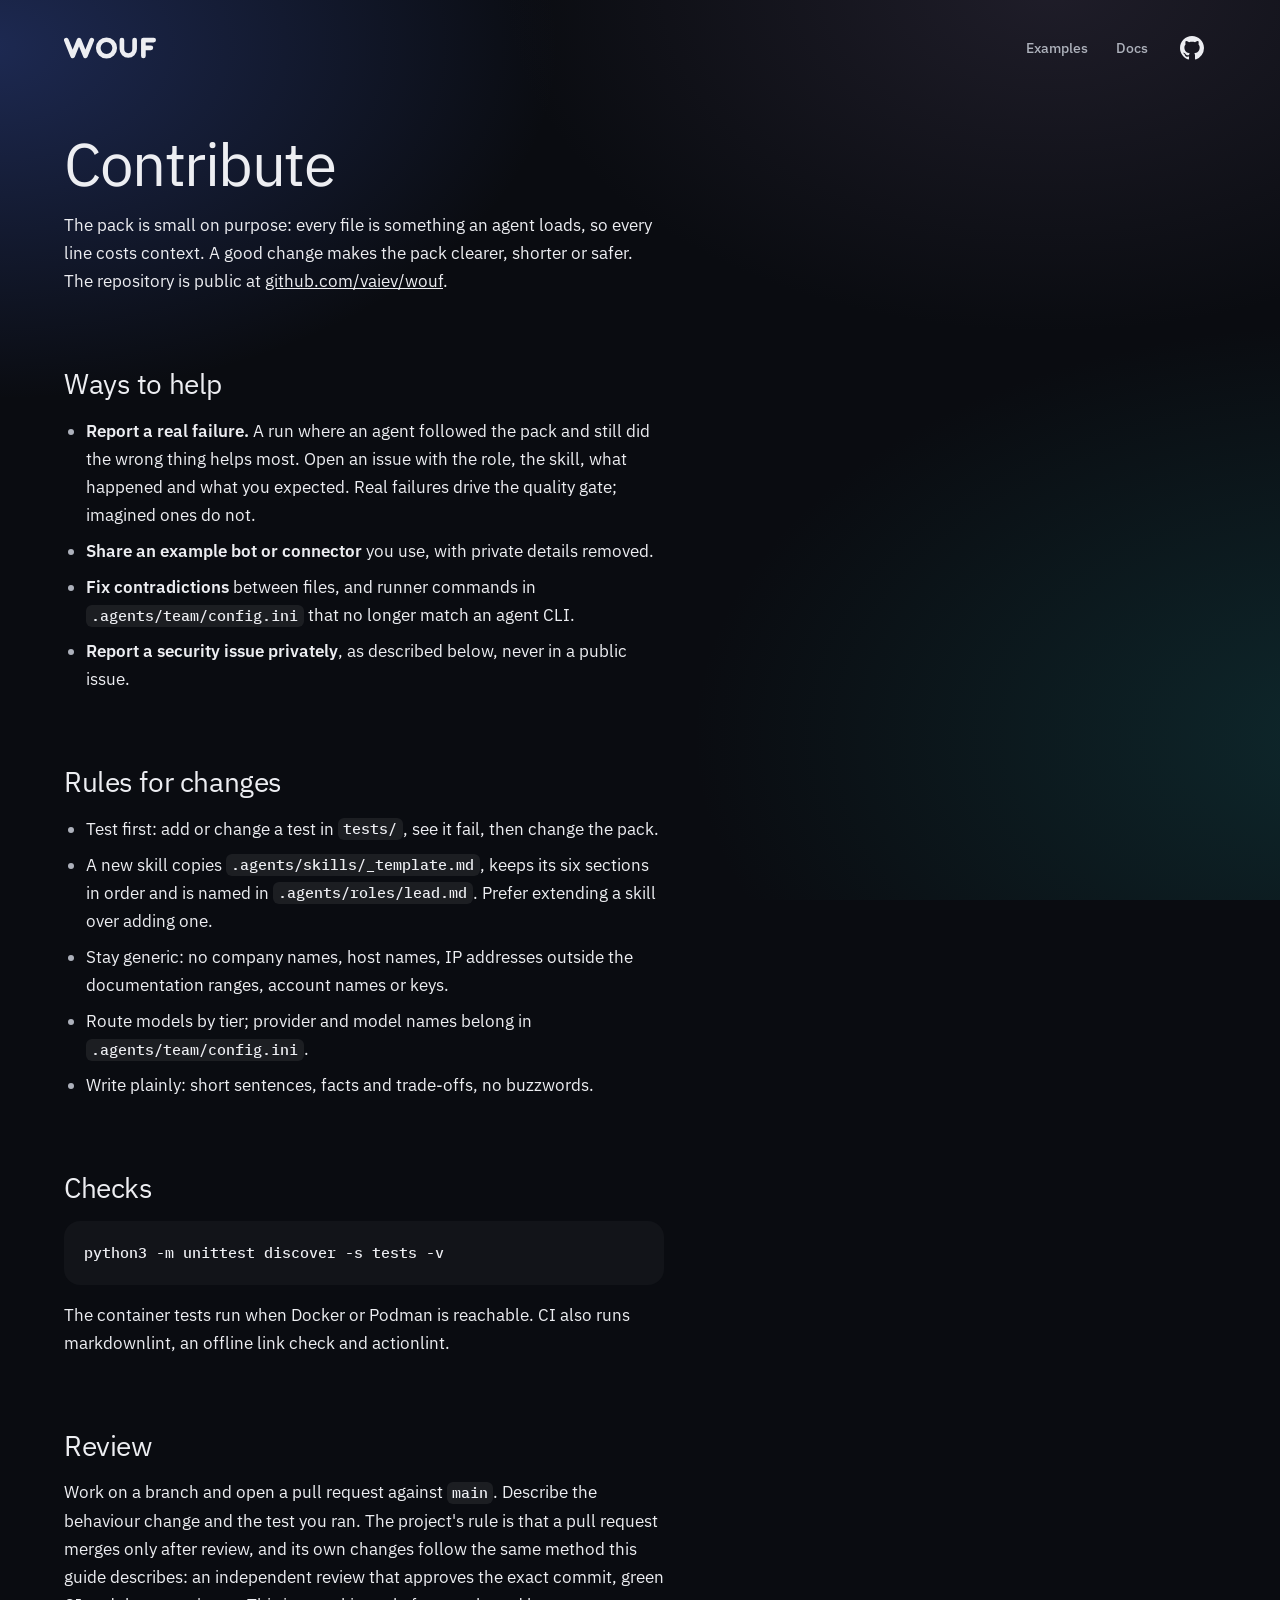
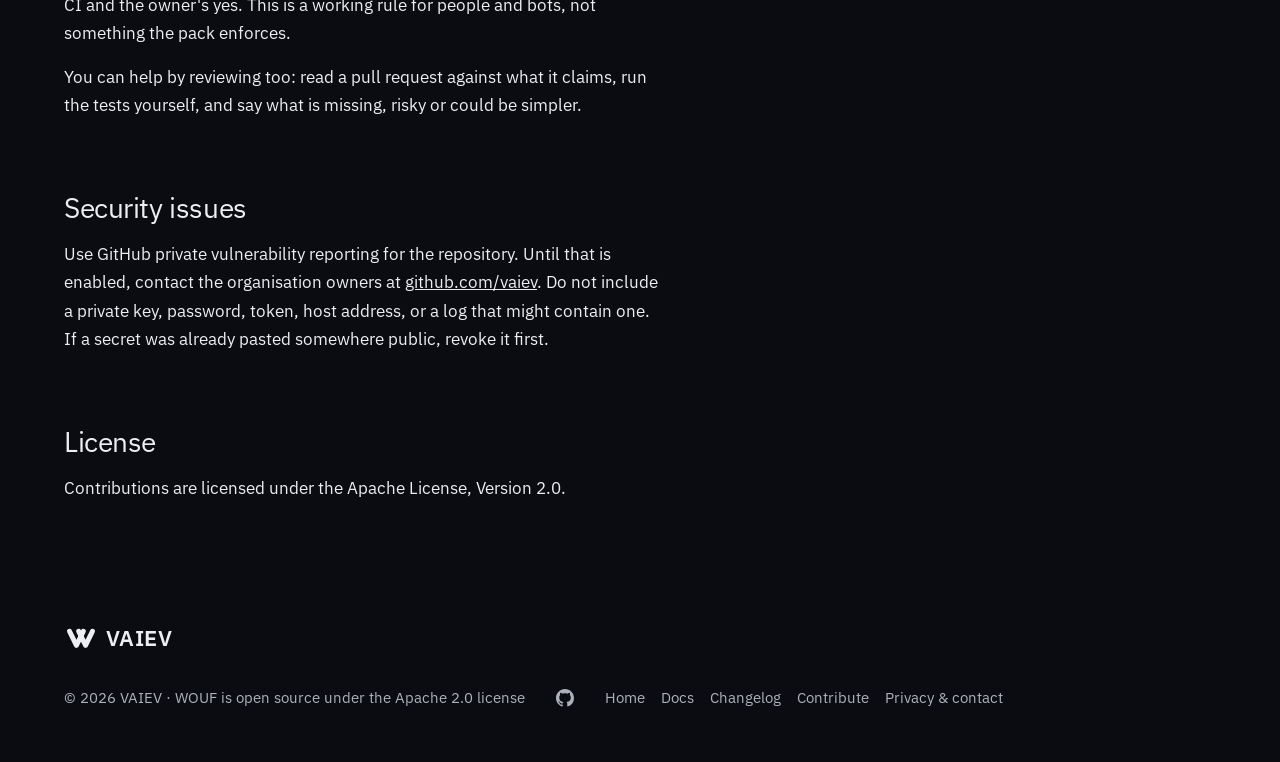
<file: site/contribute.html>
<!doctype html>
<html lang="en" data-brand="wouf" data-theme="dark" data-icons="icons.svg" data-vaiev-manual>
<head>
<meta charset="utf-8">
<meta name="viewport" content="width=device-width, initial-scale=1, viewport-fit=cover">
<meta http-equiv="Content-Security-Policy" content="default-src 'self'; img-src 'self' data:; media-src 'self'; object-src 'none'; base-uri 'none'; form-action 'self'">
<title>Contribute — WOUF</title>
<meta name="description" content="Contribute: the guide, evidence and next steps for WOUF.">
<link rel="icon" href="brand/wouf-icon.svg" type="image/svg+xml">
<link rel="canonical" href="https://wouf.dev/contribute.html">
<meta property="og:title" content="Contribute — WOUF">
<meta property="og:description" content="Contribute: the guide, evidence and next steps for WOUF.">
<meta property="og:url" content="https://wouf.dev/contribute.html">
<meta property="og:type" content="website">
<meta property="og:site_name" content="WOUF">
<meta property="og:locale" content="en_US">
<meta property="og:image" content="https://wouf.dev/og.png">
<meta property="og:image:width" content="1200">
<meta property="og:image:height" content="630">
<meta property="og:image:alt" content="WOUF: An agent team in a folder. Set up with the AI tool you already use. wouf.dev">
<meta name="twitter:card" content="summary_large_image">
<meta name="twitter:title" content="Contribute — WOUF">
<meta name="twitter:description" content="Contribute: the guide, evidence and next steps for WOUF.">
<meta name="twitter:image" content="https://wouf.dev/og.png">
<meta name="theme-color" content="#0a0c11">
<link rel="apple-touch-icon" href="apple-touch-icon.png">
<link rel="stylesheet" href="css/tokens.css">
<link rel="stylesheet" href="css/site-fonts.css">
<link rel="stylesheet" href="css/base.css">
<link rel="stylesheet" href="css/materials.css">
<link rel="stylesheet" href="css/components.css">
<link rel="stylesheet" href="css/patterns.css">
<link rel="stylesheet" href="css/site.css">
<link rel="stylesheet" href="css/docs.css">
<link rel="expect" href="#end" blocking="render">
<script src="js/vt.js"></script>
<script src="js/vaiev.js" defer></script>
<script src="js/site.js" defer></script>
<script src="js/docs.js" defer></script>
</head>
<body>
<div class="field" aria-hidden="true"></div>
<a class="skip" href="#doc">Skip to content</a>
<header class="site-bar lens" data-collapsible>
  <a class="lockup brand-word" href="index.html" aria-label="WOUF, home"><svg class="logo" aria-hidden="true"><use href="icons.svg#wouf-word"/></svg></a>
  <nav class="site-links" aria-label="Sections"><a class="home-link" href="index.html">Home</a><a href="examples.html">Examples</a><a href="docs.html">Docs</a></nav>
  <a class="icon-btn press gh" href="https://github.com/vaiev/wouf" aria-label="WOUF on GitHub"><svg class="icon" aria-hidden="true"><use href="icons.svg#github"/></svg></a>
</header>
<main class="page site wide" id="top">
<!-- Generated by scripts/build_site_docs.py; source SHA-256 f5f63a37fefffb4de68329ec4ac8dcd93b697f8fe2a32d09f8ab3a30d2b17ad6. -->
<div class="page-body"><article class="prose" id="doc" tabindex="-1">
<h1 id="contribute">Contribute</h1>
<p>The pack is small on purpose: every file is something an agent loads, so every line costs context. A good change makes the pack clearer, shorter or safer. The repository is public at <a href="https://github.com/vaiev/wouf">github.com/vaiev/wouf</a>.</p>
<h2 id="ways-to-help">Ways to help</h2>
<ul><li><p><strong>Report a real failure.</strong> A run where an agent followed the pack and still did the wrong thing helps most. Open an issue with the role, the skill, what happened and what you expected. Real failures drive the quality gate; imagined ones do not.</p></li>
<li><p><strong>Share an example bot or connector</strong> you use, with private details removed.</p></li>
<li><p><strong>Fix contradictions</strong> between files, and runner commands in <code>.agents/team/config.ini</code> that no longer match an agent CLI.</p></li>
<li><p><strong>Report a security issue privately</strong>, as described below, never in a public issue.</p></li></ul>
<h2 id="rules-for-changes">Rules for changes</h2>
<ul><li><p>Test first: add or change a test in <code>tests/</code>, see it fail, then change the pack.</p></li>
<li><p>A new skill copies <code>.agents/skills/_template.md</code>, keeps its six sections in order and is named in <code>.agents/roles/lead.md</code>. Prefer extending a skill over adding one.</p></li>
<li><p>Stay generic: no company names, host names, IP addresses outside the documentation ranges, account names or keys.</p></li>
<li><p>Route models by tier; provider and model names belong in <code>.agents/team/config.ini</code>.</p></li>
<li><p>Write plainly: short sentences, facts and trade-offs, no buzzwords.</p></li></ul>
<h2 id="checks">Checks</h2>
<pre><code>python3 -m unittest discover -s tests -v
</code></pre>
<p>The container tests run when Docker or Podman is reachable. CI also runs markdownlint, an offline link check and actionlint.</p>
<h2 id="review">Review</h2>
<p>Work on a branch and open a pull request against <code>main</code>. Describe the behaviour change and the test you ran. The project&#x27;s rule is that a pull request merges only after review, and its own changes follow the same method this guide describes: an independent review that approves the exact commit, green CI and the owner&#x27;s yes. This is a working rule for people and bots, not something the pack enforces.</p>
<p>You can help by reviewing too: read a pull request against what it claims, run the tests yourself, and say what is missing, risky or could be simpler.</p>
<h2 id="security-issues">Security issues</h2>
<p>Use GitHub private vulnerability reporting for the repository. Until that is enabled, contact the organisation owners at <a href="https://github.com/vaiev">github.com/vaiev</a>. Do not include a private key, password, token, host address, or a log that might contain one. If a secret was already pasted somewhere public, revoke it first.</p>
<h2 id="license">License</h2>
<p>Contributions are licensed under the Apache License, Version 2.0.</p>
</article></div>
  <footer class="site-foot">
    <p class="foot-made"><a class="vaiev" href="https://vaiev.com"><svg class="logo" aria-hidden="true"><use href="icons.svg#vaiev-symbol"/></svg>VAIEV</a></p>
    <p class="foot-legal"><span>© 2026 VAIEV · WOUF is open source under the Apache 2.0 license</span><a class="icon-btn press gh" href="https://github.com/vaiev/wouf" aria-label="WOUF on GitHub"><svg class="icon icon-s" aria-hidden="true"><use href="icons.svg#github"/></svg></a><a href="index.html">Home</a><a href="docs.html">Docs</a><a href="changelog.html">Changelog</a><a href="contribute.html">Contribute</a><a href="https://vaiev.com/privacy/">Privacy &amp; contact</a></p>
  </footer>
</main>
<span id="end" hidden></span>
</body>
</html>
</file>
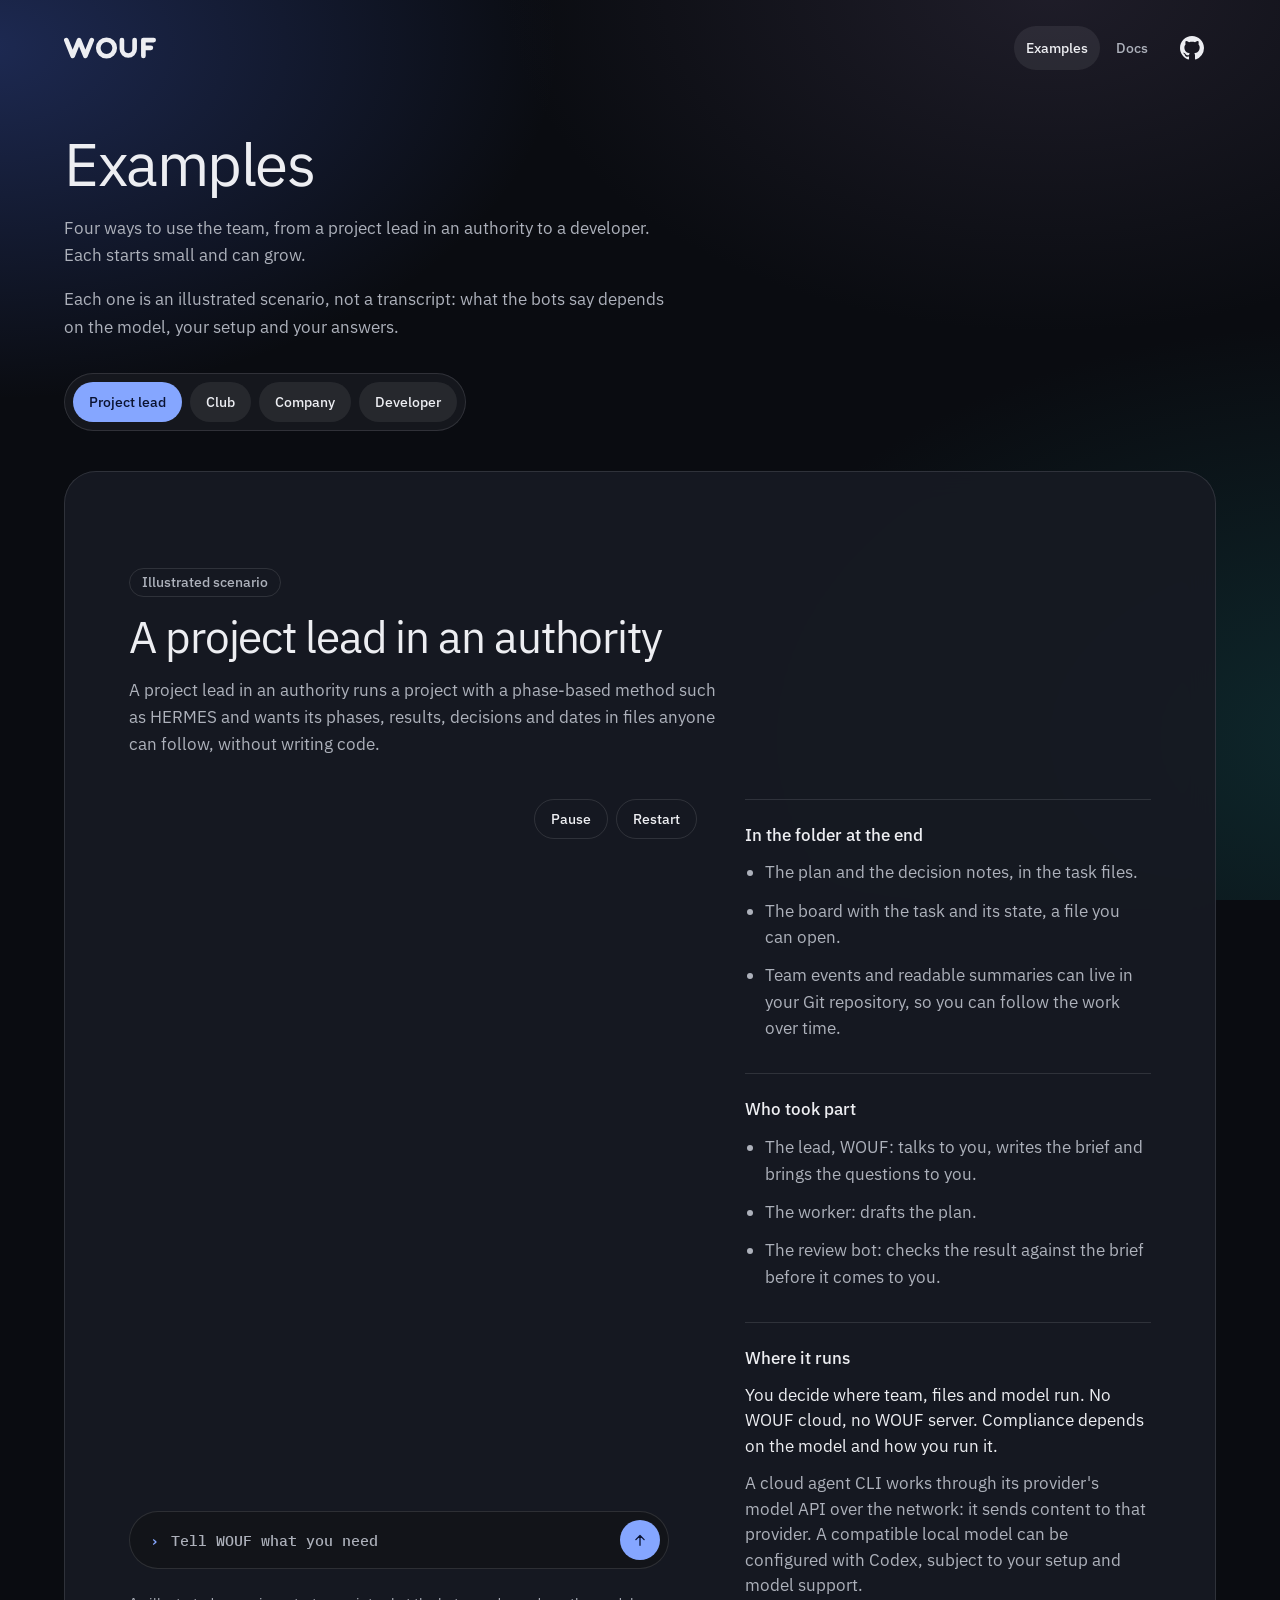
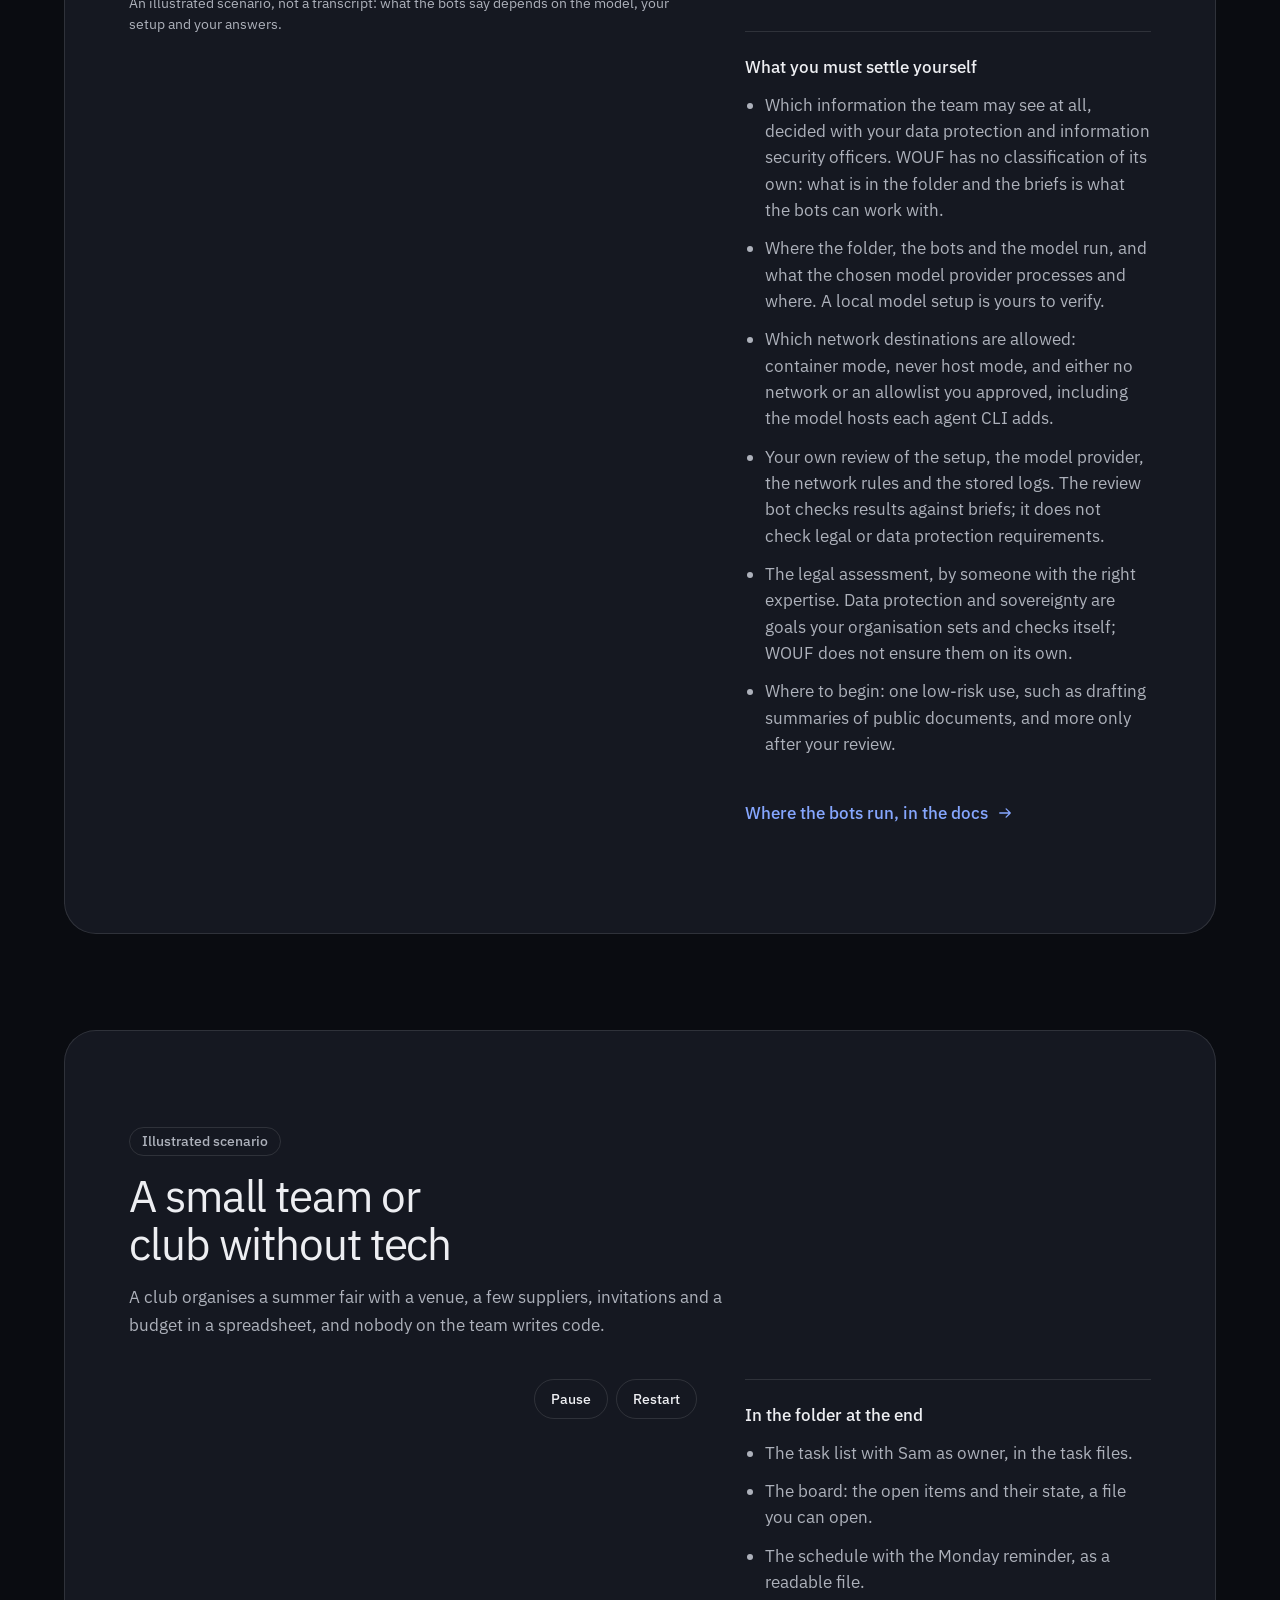
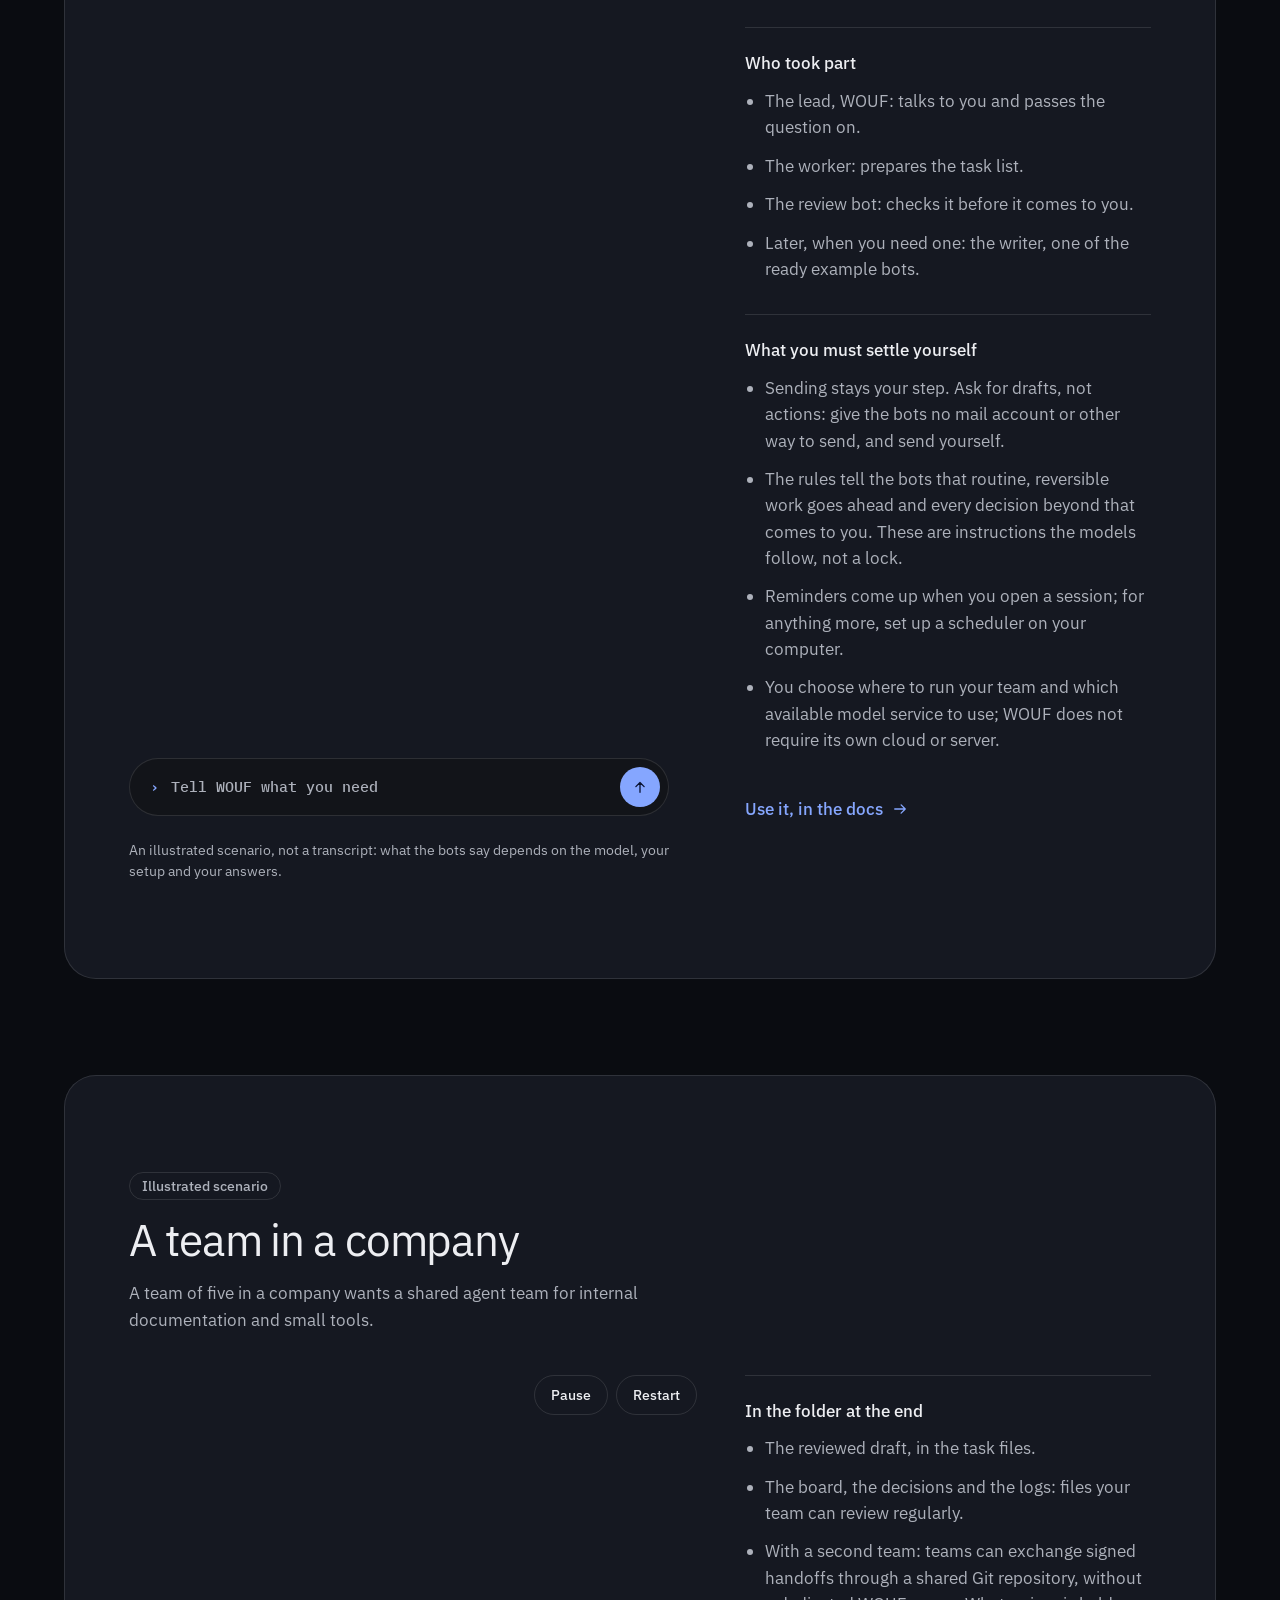
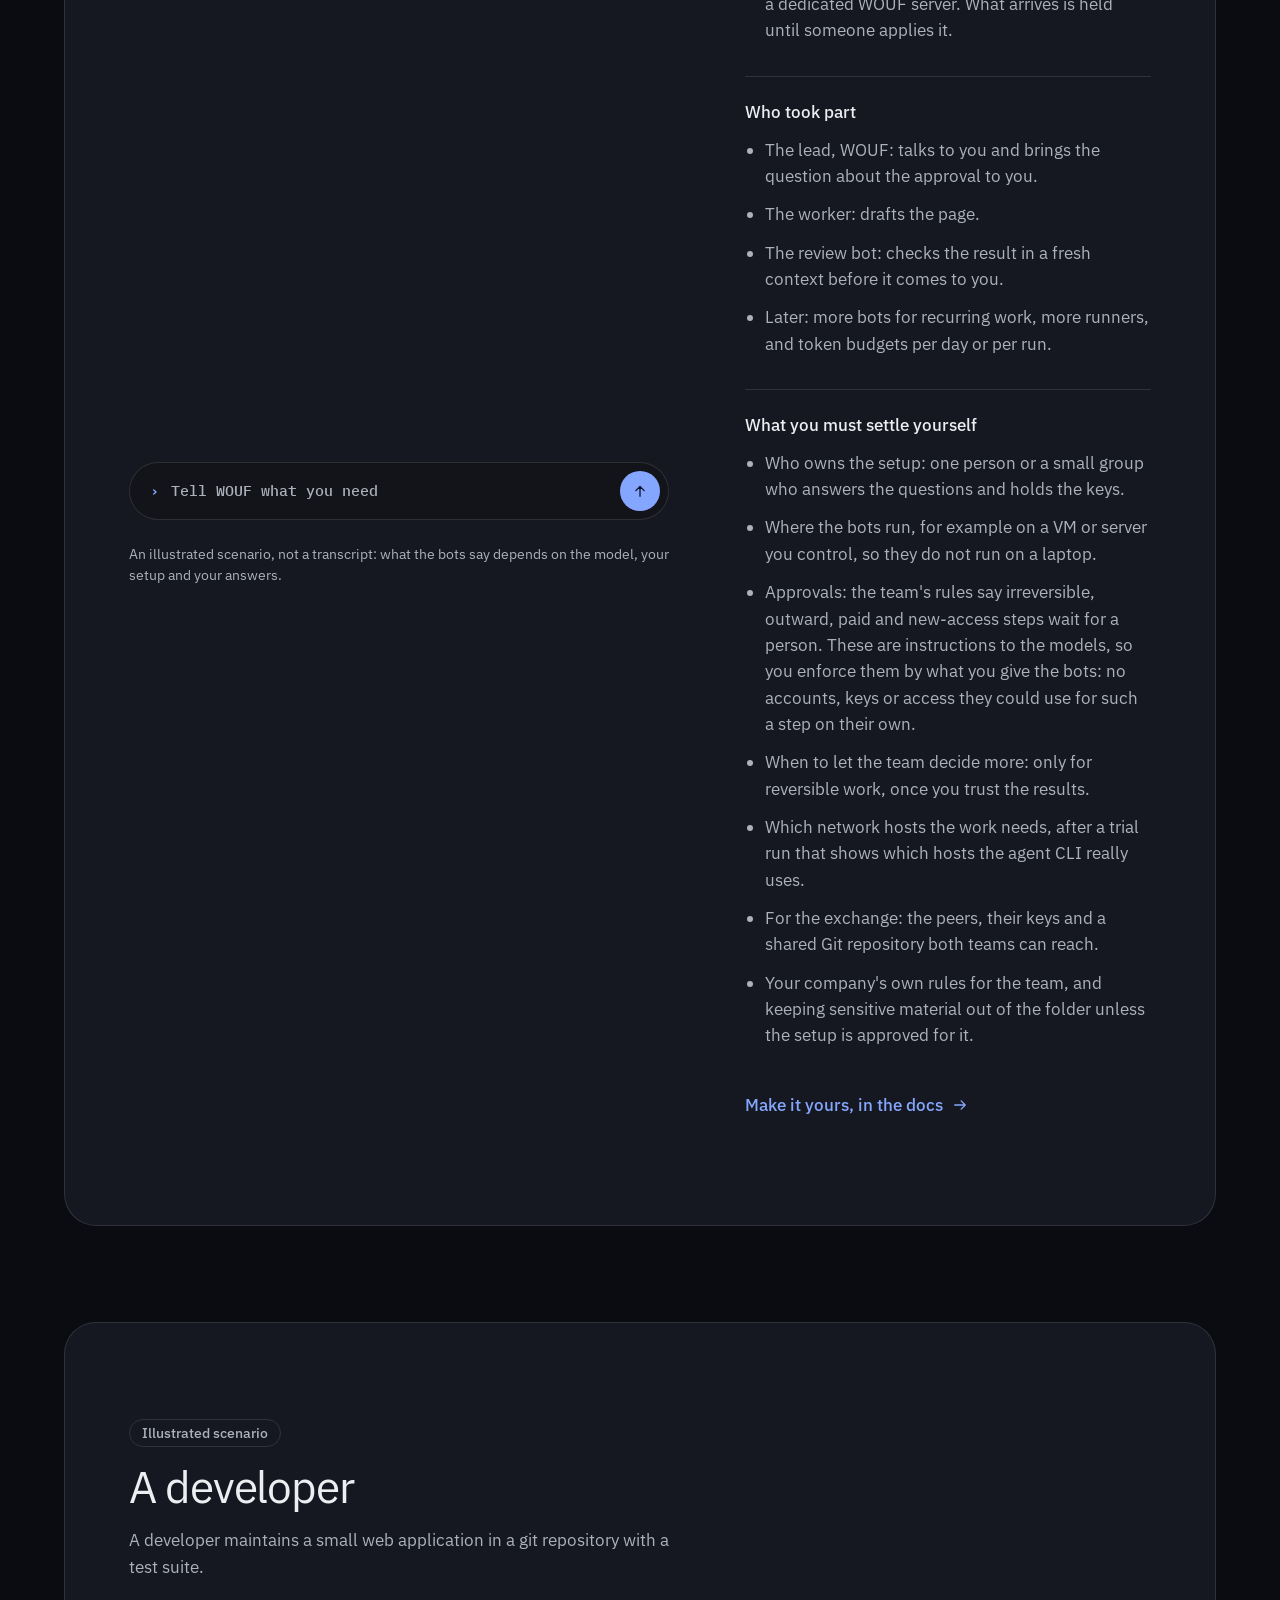
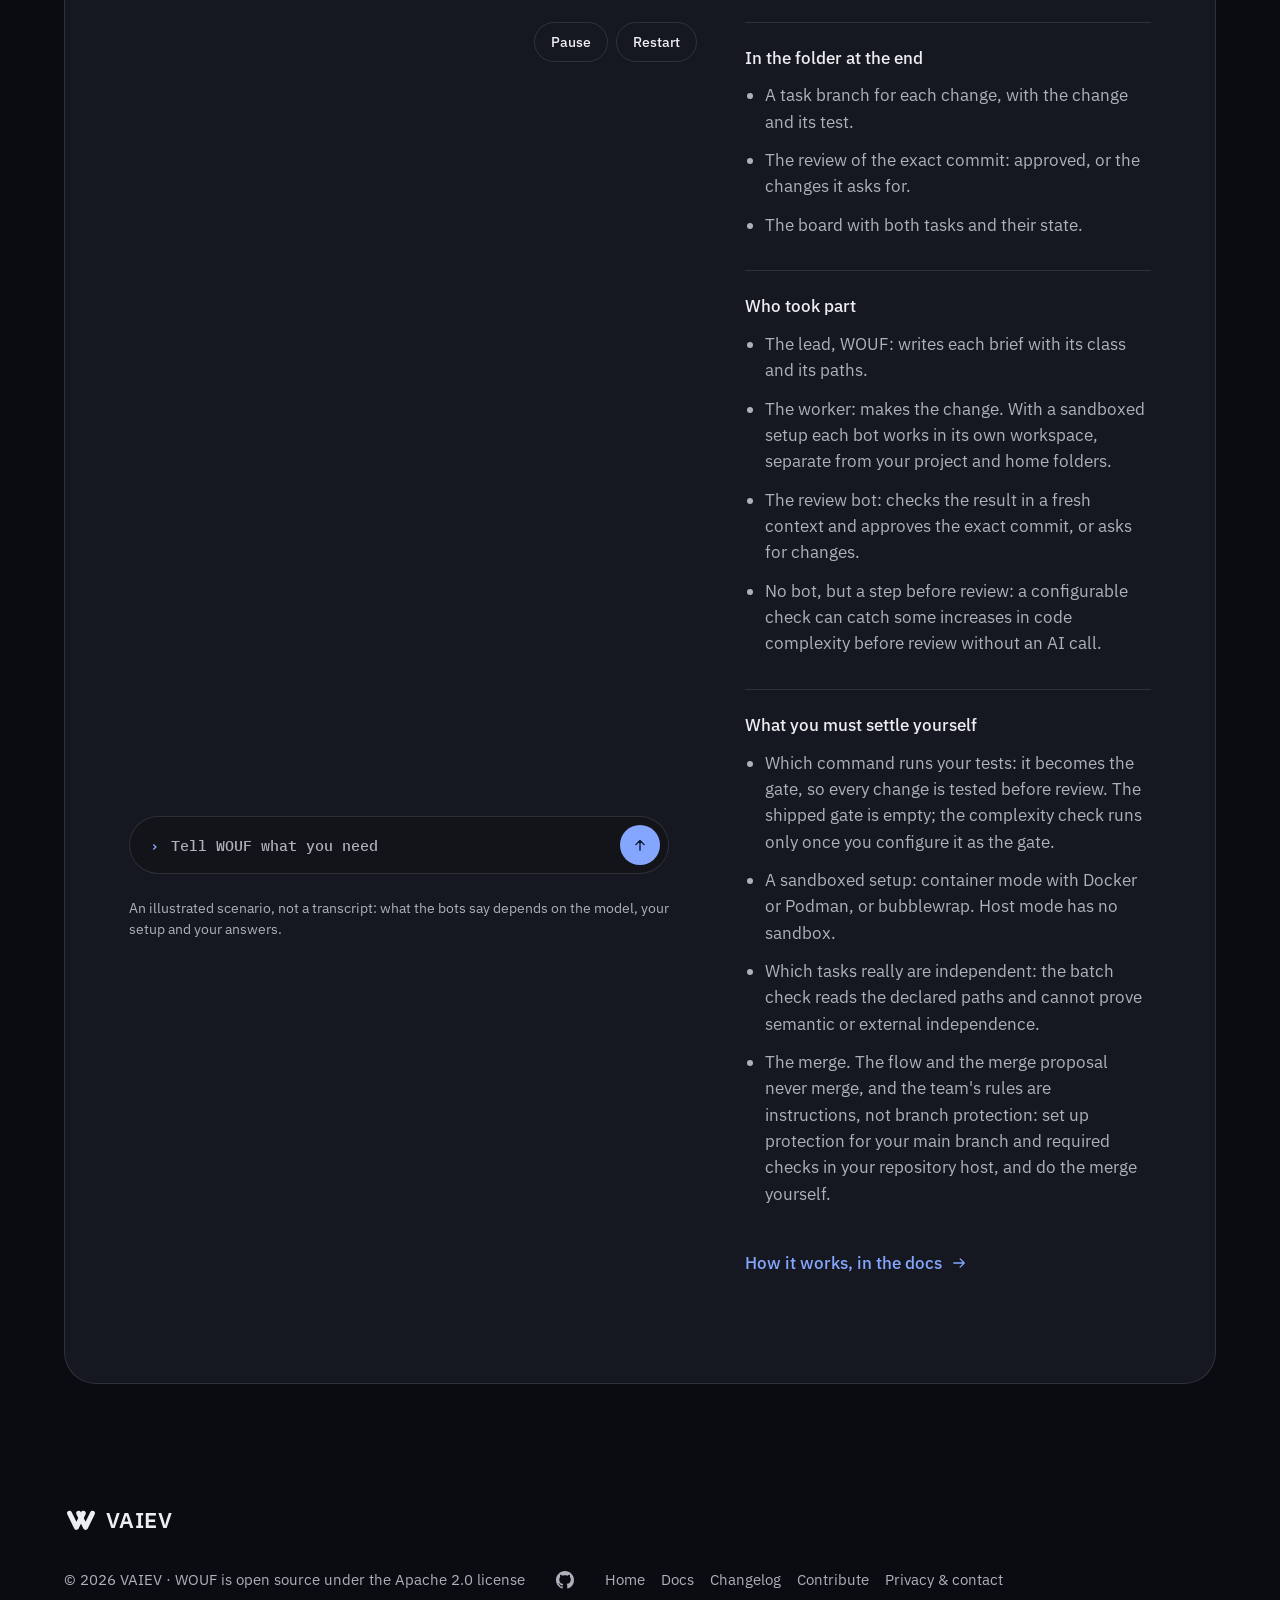
<file: site/examples.html>
<!doctype html>
<html lang="en" data-brand="wouf" data-theme="dark" data-icons="icons.svg">
<head>
<meta charset="utf-8">
<meta name="viewport" content="width=device-width, initial-scale=1, viewport-fit=cover">
<meta http-equiv="Content-Security-Policy" content="default-src 'self'; img-src 'self' data:; media-src 'self'; object-src 'none'; base-uri 'none'; form-action 'self'">
<title>Examples — WOUF</title>
<meta name="description" content="Four examples of an agent team in a folder, from a project lead in an authority to a developer.">
<link rel="icon" href="brand/wouf-icon.svg" type="image/svg+xml">
<link rel="canonical" href="https://wouf.dev/examples.html">
<meta property="og:title" content="Examples — WOUF">
<meta property="og:description" content="Four examples of an agent team in a folder, from a project lead in an authority to a developer.">
<meta property="og:url" content="https://wouf.dev/examples.html">
<meta property="og:type" content="website">
<meta property="og:site_name" content="WOUF">
<meta property="og:locale" content="en_US">
<meta property="og:image" content="https://wouf.dev/og.png">
<meta property="og:image:width" content="1200">
<meta property="og:image:height" content="630">
<meta property="og:image:alt" content="WOUF: An agent team in a folder. Set up with the AI tool you already use. wouf.dev">
<meta name="twitter:card" content="summary_large_image">
<meta name="twitter:title" content="Examples — WOUF">
<meta name="twitter:description" content="Four examples of an agent team in a folder, from a project lead in an authority to a developer.">
<meta name="twitter:image" content="https://wouf.dev/og.png">
<meta name="theme-color" content="#0a0c11">
<link rel="apple-touch-icon" href="apple-touch-icon.png">
<link rel="stylesheet" href="css/tokens.css">
<link rel="stylesheet" href="css/site-fonts.css">
<link rel="stylesheet" href="css/base.css">
<link rel="stylesheet" href="css/materials.css">
<link rel="stylesheet" href="css/components.css">
<link rel="stylesheet" href="css/patterns.css">
<link rel="stylesheet" href="css/site.css">
<link rel="stylesheet" href="css/examples.css">
<link rel="expect" href="#end" blocking="render">
<script src="js/vt.js"></script>
<script src="js/vaiev.js" defer></script>
<script src="js/site.js" defer></script>
<script src="js/examples.js" defer></script>
</head>
<body>
<div class="field" aria-hidden="true"></div>
<a class="skip" href="#doc">Skip to content</a>
<header class="site-bar lens" data-collapsible>
  <a class="lockup brand-word" href="index.html" aria-label="WOUF, home"><svg class="logo" aria-hidden="true"><use href="icons.svg#wouf-word"/></svg></a>
  <nav class="site-links" aria-label="Sections"><a class="home-link" href="index.html">Home</a><a href="examples.html" aria-current="page">Examples</a><a href="docs.html">Docs</a></nav>
  <a class="icon-btn press gh" href="https://github.com/vaiev/wouf" aria-label="WOUF on GitHub"><svg class="icon" aria-hidden="true"><use href="icons.svg#github"/></svg></a>
</header>
<main class="page site wide" id="top">
  <div class="page-body">
    <article class="prose" id="doc"><h1>Examples</h1><p class="lead">Four ways to use the team, from a project lead in an authority to a developer. Each starts small and can grow.</p><p class="examples-note">Each one is an illustrated scenario, not a transcript: what the bots say depends on the model, your setup and your answers.</p></article>
    <nav class="example-nav" aria-label="Examples on this page"><a class="chip" href="#authority">Project lead</a><a class="chip" href="#club">Club</a><a class="chip" href="#company">Company</a><a class="chip" href="#developer">Developer</a></nav>
    <div class="examples">

    <section class="band example" id="authority" aria-labelledby="authority-h">
      <div class="example-head">
        <p class="example-mark">Illustrated scenario</p>
        <h2 class="display-s" id="authority-h">A project lead in an authority</h2>
        <p class="example-start lead">A project lead in an authority runs a project with a phase-based method such as HERMES and wants its phases, results, decisions and dates in files anyone can follow, without writing code.</p>
      </div>
      <div class="example-body">
        <figure class="demo" data-demo aria-labelledby="authority-cap">
          <div class="demo-bar"><div class="demo-controls"><button class="demo-btn" type="button" data-demo-toggle>Pause</button><button class="demo-btn" type="button" data-demo-restart>Restart</button></div></div>
          <div class="demo-panes">
            <ol class="demo-dialog" data-scenario="authority" data-active aria-label="Dialog of the project lead">
              <li class="msg msg-you"><span class="who">You</span><p>WOUF, draft our project plan from the documents in this folder: phases, results, decisions and dates. Show it to me before anything else.</p></li>
              <li class="msg msg-lead"><span class="who">WOUF · lead</span><p>I'll ask the worker to draft a plan and the review bot to check it.</p></li>
              <li class="msg msg-lead msg-ask"><span class="who">WOUF · a question from the worker</span><p>What date should the plan use for the first decision?</p></li>
              <li class="msg msg-you"><span class="who">You</span><p>March 3.</p></li>
              <li class="msg msg-done"><span class="who">Done · worker and review</span><p>The reviewed draft is ready for you: a plan and decision notes in the task files.</p></li>
            </ol>
          </div>
          <p class="demo-compose" aria-hidden="true"><span class="demo-prompt">›</span><span class="demo-typed" data-demo-typed></span><span class="demo-send"><svg class="icon icon-s"><use href="icons.svg#send"/></svg></span></p>
          <figcaption class="demo-note" id="authority-cap">An illustrated scenario, not a transcript: what the bots say depends on the model, your setup and your answers.</figcaption>
        </figure>
        <div class="example-parts">
          <div class="example-folder"><h3 class="title-m">In the folder at the end</h3><ul>
            <li>The plan and the decision notes, in the task files.</li>
            <li>The board with the task and its state, a file you can open.</li>
            <li>Team events and readable summaries can live in your Git repository, so you can follow the work over time.</li>
          </ul></div>
          <div class="example-bots"><h3 class="title-m">Who took part</h3><ul>
            <li>The lead, WOUF: talks to you, writes the brief and brings the questions to you.</li>
            <li>The worker: drafts the plan.</li>
            <li>The review bot: checks the result against the brief before it comes to you.</li>
          </ul></div>
          <div class="example-where"><h3 class="title-m">Where it runs</h3>
            <p>You decide where team, files and model run. No WOUF cloud, no WOUF server. Compliance depends on the model and how you run it.</p>
            <p>A cloud agent CLI works through its provider's model API over the network: it sends content to that provider. A compatible local model can be configured with Codex, subject to your setup and model support.</p>
          </div>
          <div class="example-own"><h3 class="title-m">What you must settle yourself</h3><ul>
            <li>Which information the team may see at all, decided with your data protection and information security officers. WOUF has no classification of its own: what is in the folder and the briefs is what the bots can work with.</li>
            <li>Where the folder, the bots and the model run, and what the chosen model provider processes and where. A local model setup is yours to verify.</li>
            <li>Which network destinations are allowed: container mode, never host mode, and either no network or an allowlist you approved, including the model hosts each agent CLI adds.</li>
            <li>Your own review of the setup, the model provider, the network rules and the stored logs. The review bot checks results against briefs; it does not check legal or data protection requirements.</li>
            <li>The legal assessment, by someone with the right expertise. Data protection and sovereignty are goals your organisation sets and checks itself; WOUF does not ensure them on its own.</li>
            <li>Where to begin: one low-risk use, such as drafting summaries of public documents, and more only after your review.</li>
          </ul></div>
          <p class="example-docs"><a href="docs.html#where">Where the bots run, in the docs<svg class="icon" aria-hidden="true"><use href="icons.svg#arrow-right"/></svg></a></p>
        </div>
      </div>
    </section>

    <section class="band example" id="club" aria-labelledby="club-h">
      <div class="example-head">
        <p class="example-mark">Illustrated scenario</p>
        <h2 class="display-s" id="club-h">A small team or club without tech</h2>
        <p class="example-start lead">A club organises a summer fair with a venue, a few suppliers, invitations and a budget in a spreadsheet, and nobody on the team writes code.</p>
      </div>
      <div class="example-body">
        <figure class="demo" data-demo aria-labelledby="club-cap">
          <div class="demo-bar"><div class="demo-controls"><button class="demo-btn" type="button" data-demo-toggle>Pause</button><button class="demo-btn" type="button" data-demo-restart>Restart</button></div></div>
          <div class="demo-panes">
            <ol class="demo-dialog" data-scenario="club" data-active aria-label="Dialog of the club">
              <li class="msg msg-you"><span class="who">You</span><p>WOUF, make a task list for the summer fair from the notes in this folder, and show it to me before anything else.</p></li>
              <li class="msg msg-lead"><span class="who">WOUF · lead</span><p>I'll have the worker prepare a task list and review check it.</p></li>
              <li class="msg msg-lead msg-ask"><span class="who">WOUF · a question from the worker</span><p>Who should own the welcome desk?</p></li>
              <li class="msg msg-you"><span class="who">You</span><p>Sam.</p></li>
              <li class="msg msg-done"><span class="who">Done · worker and review</span><p>The reviewed task list is ready in the task files, with Sam as owner.</p></li>
              <li class="msg msg-you"><span class="who">You</span><p>WOUF, remind me every Monday at 8 to check the supplier answers.</p></li>
              <li class="msg msg-lead"><span class="who">WOUF · lead</span><p>Reminders come up when you open a session, unless you set up a scheduler on your computer.</p></li>
            </ol>
          </div>
          <p class="demo-compose" aria-hidden="true"><span class="demo-prompt">›</span><span class="demo-typed" data-demo-typed></span><span class="demo-send"><svg class="icon icon-s"><use href="icons.svg#send"/></svg></span></p>
          <figcaption class="demo-note" id="club-cap">An illustrated scenario, not a transcript: what the bots say depends on the model, your setup and your answers.</figcaption>
        </figure>
        <div class="example-parts">
          <div class="example-folder"><h3 class="title-m">In the folder at the end</h3><ul>
            <li>The task list with Sam as owner, in the task files.</li>
            <li>The board: the open items and their state, a file you can open.</li>
            <li>The schedule with the Monday reminder, as a readable file.</li>
          </ul></div>
          <div class="example-bots"><h3 class="title-m">Who took part</h3><ul>
            <li>The lead, WOUF: talks to you and passes the question on.</li>
            <li>The worker: prepares the task list.</li>
            <li>The review bot: checks it before it comes to you.</li>
            <li>Later, when you need one: the writer, one of the ready example bots.</li>
          </ul></div>
          <div class="example-own"><h3 class="title-m">What you must settle yourself</h3><ul>
            <li>Sending stays your step. Ask for drafts, not actions: give the bots no mail account or other way to send, and send yourself.</li>
            <li>The rules tell the bots that routine, reversible work goes ahead and every decision beyond that comes to you. These are instructions the models follow, not a lock.</li>
            <li>Reminders come up when you open a session; for anything more, set up a scheduler on your computer.</li>
            <li>You choose where to run your team and which available model service to use; WOUF does not require its own cloud or server.</li>
          </ul></div>
          <p class="example-docs"><a href="docs.html#use">Use it, in the docs<svg class="icon" aria-hidden="true"><use href="icons.svg#arrow-right"/></svg></a></p>
        </div>
      </div>
    </section>

    <section class="band example" id="company" aria-labelledby="company-h">
      <div class="example-head">
        <p class="example-mark">Illustrated scenario</p>
        <h2 class="display-s" id="company-h">A team in a company</h2>
        <p class="example-start lead">A team of five in a company wants a shared agent team for internal documentation and small tools.</p>
      </div>
      <div class="example-body">
        <figure class="demo" data-demo aria-labelledby="company-cap">
          <div class="demo-bar"><div class="demo-controls"><button class="demo-btn" type="button" data-demo-toggle>Pause</button><button class="demo-btn" type="button" data-demo-restart>Restart</button></div></div>
          <div class="demo-panes">
            <ol class="demo-dialog" data-scenario="company" data-active aria-label="Dialog of the company team">
              <li class="msg msg-you"><span class="who">You</span><p>WOUF, draft a page of our internal documentation from the meeting notes in this folder.</p></li>
              <li class="msg msg-lead"><span class="who">WOUF · lead</span><p>I'll ask the worker to draft it and the review bot to check it.</p></li>
              <li class="msg msg-lead msg-ask"><span class="who">WOUF · a question from the worker</span><p>Who approves the page before it is shared?</p></li>
              <li class="msg msg-you"><span class="who">You</span><p>Mia, our team lead.</p></li>
              <li class="msg msg-done"><span class="who">Done · worker and review</span><p>The reviewed draft is ready for you in the task files, with Mia as approver.</p></li>
            </ol>
          </div>
          <p class="demo-compose" aria-hidden="true"><span class="demo-prompt">›</span><span class="demo-typed" data-demo-typed></span><span class="demo-send"><svg class="icon icon-s"><use href="icons.svg#send"/></svg></span></p>
          <figcaption class="demo-note" id="company-cap">An illustrated scenario, not a transcript: what the bots say depends on the model, your setup and your answers.</figcaption>
        </figure>
        <div class="example-parts">
          <div class="example-folder"><h3 class="title-m">In the folder at the end</h3><ul>
            <li>The reviewed draft, in the task files.</li>
            <li>The board, the decisions and the logs: files your team can review regularly.</li>
            <li>With a second team: teams can exchange signed handoffs through a shared Git repository, without a dedicated WOUF server. What arrives is held until someone applies it.</li>
          </ul></div>
          <div class="example-bots"><h3 class="title-m">Who took part</h3><ul>
            <li>The lead, WOUF: talks to you and brings the question about the approval to you.</li>
            <li>The worker: drafts the page.</li>
            <li>The review bot: checks the result in a fresh context before it comes to you.</li>
            <li>Later: more bots for recurring work, more runners, and token budgets per day or per run.</li>
          </ul></div>
          <div class="example-own"><h3 class="title-m">What you must settle yourself</h3><ul>
            <li>Who owns the setup: one person or a small group who answers the questions and holds the keys.</li>
            <li>Where the bots run, for example on a VM or server you control, so they do not run on a laptop.</li>
            <li>Approvals: the team's rules say irreversible, outward, paid and new-access steps wait for a person. These are instructions to the models, so you enforce them by what you give the bots: no accounts, keys or access they could use for such a step on their own.</li>
            <li>When to let the team decide more: only for reversible work, once you trust the results.</li>
            <li>Which network hosts the work needs, after a trial run that shows which hosts the agent CLI really uses.</li>
            <li>For the exchange: the peers, their keys and a shared Git repository both teams can reach.</li>
            <li>Your company's own rules for the team, and keeping sensitive material out of the folder unless the setup is approved for it.</li>
          </ul></div>
          <p class="example-docs"><a href="docs.html#yours">Make it yours, in the docs<svg class="icon" aria-hidden="true"><use href="icons.svg#arrow-right"/></svg></a></p>
        </div>
      </div>
    </section>

    <section class="band example" id="developer" aria-labelledby="developer-h">
      <div class="example-head">
        <p class="example-mark">Illustrated scenario</p>
        <h2 class="display-s" id="developer-h">A developer</h2>
        <p class="example-start lead">A developer maintains a small web application in a git repository with a test suite.</p>
      </div>
      <div class="example-body">
        <figure class="demo" data-demo aria-labelledby="developer-cap">
          <div class="demo-bar"><div class="demo-controls"><button class="demo-btn" type="button" data-demo-toggle>Pause</button><button class="demo-btn" type="button" data-demo-restart>Restart</button></div></div>
          <div class="demo-panes">
            <ol class="demo-dialog" data-scenario="developer" data-active aria-label="Dialog of the developer">
              <li class="msg msg-you"><span class="who">You</span><p>WOUF, fix the crash when the upload is empty, and run it as a flow.</p></li>
              <li class="msg msg-lead"><span class="who">WOUF · lead</span><p>I'll brief worker and ask review to check the change.</p></li>
              <li class="msg msg-lead msg-ask"><span class="who">WOUF · a question from the worker</span><p>Should an empty upload be rejected?</p></li>
              <li class="msg msg-you"><span class="who">You</span><p>Yes. And add the check for missing titles alongside it.</p></li>
              <li class="msg msg-lead"><span class="who">WOUF · lead</span><p>For a batch, WOUF checks that the tasks' declared file areas do not overlap before starting them together.</p></li>
              <li class="msg msg-done"><span class="who">Done · worker and review</span><p>The reviewed changes and their tests are ready on their task branches for your decision.</p></li>
            </ol>
          </div>
          <p class="demo-compose" aria-hidden="true"><span class="demo-prompt">›</span><span class="demo-typed" data-demo-typed></span><span class="demo-send"><svg class="icon icon-s"><use href="icons.svg#send"/></svg></span></p>
          <figcaption class="demo-note" id="developer-cap">An illustrated scenario, not a transcript: what the bots say depends on the model, your setup and your answers.</figcaption>
        </figure>
        <div class="example-parts">
          <div class="example-folder"><h3 class="title-m">In the folder at the end</h3><ul>
            <li>A task branch for each change, with the change and its test.</li>
            <li>The review of the exact commit: approved, or the changes it asks for.</li>
            <li>The board with both tasks and their state.</li>
          </ul></div>
          <div class="example-bots"><h3 class="title-m">Who took part</h3><ul>
            <li>The lead, WOUF: writes each brief with its class and its paths.</li>
            <li>The worker: makes the change. With a sandboxed setup each bot works in its own workspace, separate from your project and home folders.</li>
            <li>The review bot: checks the result in a fresh context and approves the exact commit, or asks for changes.</li>
            <li>No bot, but a step before review: a configurable check can catch some increases in code complexity before review without an AI call.</li>
          </ul></div>
          <div class="example-own"><h3 class="title-m">What you must settle yourself</h3><ul>
            <li>Which command runs your tests: it becomes the gate, so every change is tested before review. The shipped gate is empty; the complexity check runs only once you configure it as the gate.</li>
            <li>A sandboxed setup: container mode with Docker or Podman, or bubblewrap. Host mode has no sandbox.</li>
            <li>Which tasks really are independent: the batch check reads the declared paths and cannot prove semantic or external independence.</li>
            <li>The merge. The flow and the merge proposal never merge, and the team's rules are instructions, not branch protection: set up protection for your main branch and required checks in your repository host, and do the merge yourself.</li>
          </ul></div>
          <p class="example-docs"><a href="docs.html#how">How it works, in the docs<svg class="icon" aria-hidden="true"><use href="icons.svg#arrow-right"/></svg></a></p>
        </div>
      </div>
    </section>

    </div>
  </div>
  <footer class="site-foot">
    <p class="foot-made"><a class="vaiev" href="https://vaiev.com"><svg class="logo" aria-hidden="true"><use href="icons.svg#vaiev-symbol"/></svg>VAIEV</a></p>
    <p class="foot-legal"><span>© 2026 VAIEV · WOUF is open source under the Apache 2.0 license</span><a class="icon-btn press gh" href="https://github.com/vaiev/wouf" aria-label="WOUF on GitHub"><svg class="icon icon-s" aria-hidden="true"><use href="icons.svg#github"/></svg></a><a href="index.html">Home</a><a href="docs.html">Docs</a><a href="changelog.html">Changelog</a><a href="contribute.html">Contribute</a><a href="https://vaiev.com/privacy/">Privacy &amp; contact</a></p>
  </footer>
</main>
<span id="end" hidden></span>
</body>
</html>
</file>
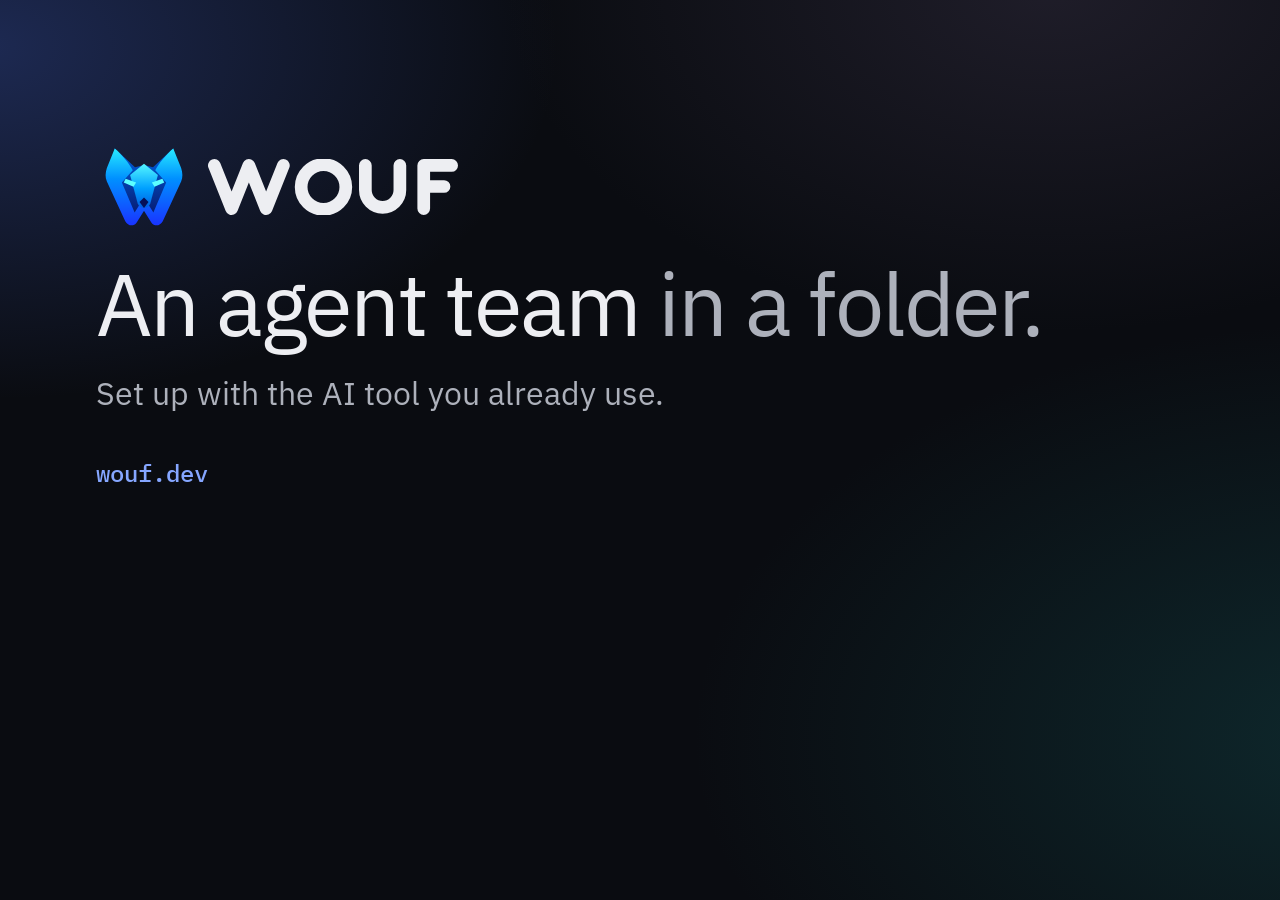
<file: site/og-card.html>
<!doctype html>
<html lang="en" data-brand="wouf" data-theme="dark">
<head>
<meta charset="utf-8">
<meta name="viewport" content="width=1200">
<meta http-equiv="Content-Security-Policy" content="default-src 'self'; img-src 'self' data:; object-src 'none'; base-uri 'none'; form-action 'self'">
<title>WOUF — social preview card</title>
<meta name="robots" content="noindex">
<link rel="stylesheet" href="css/tokens.css">
<link rel="stylesheet" href="css/site-fonts.css">
<link rel="stylesheet" href="css/base.css">
<link rel="stylesheet" href="css/materials.css">
<link rel="stylesheet" href="css/components.css">
<link rel="stylesheet" href="css/patterns.css">
<link rel="stylesheet" href="css/site.css">
</head>
<body class="og-card">
<div class="field" aria-hidden="true"></div>
<main class="og-frame">
  <p class="lockup og-lockup"><img src="brand/wouf-icon.svg" alt="" width="96" height="96"><svg class="logo" role="img" aria-label="WOUF"><use href="icons.svg#wouf-word"/></svg></p>
  <h1 class="display-l">An agent team <span class="muted">in a folder.</span></h1>
  <p class="og-line">Set up with the AI tool you already use.</p>
  <p class="og-host mono">wouf.dev</p>
</main>
<div class="og-icon" id="icon"><img src="brand/wouf-icon.svg" alt="WOUF" width="132" height="132"></div>
</body>
</html>
</file>
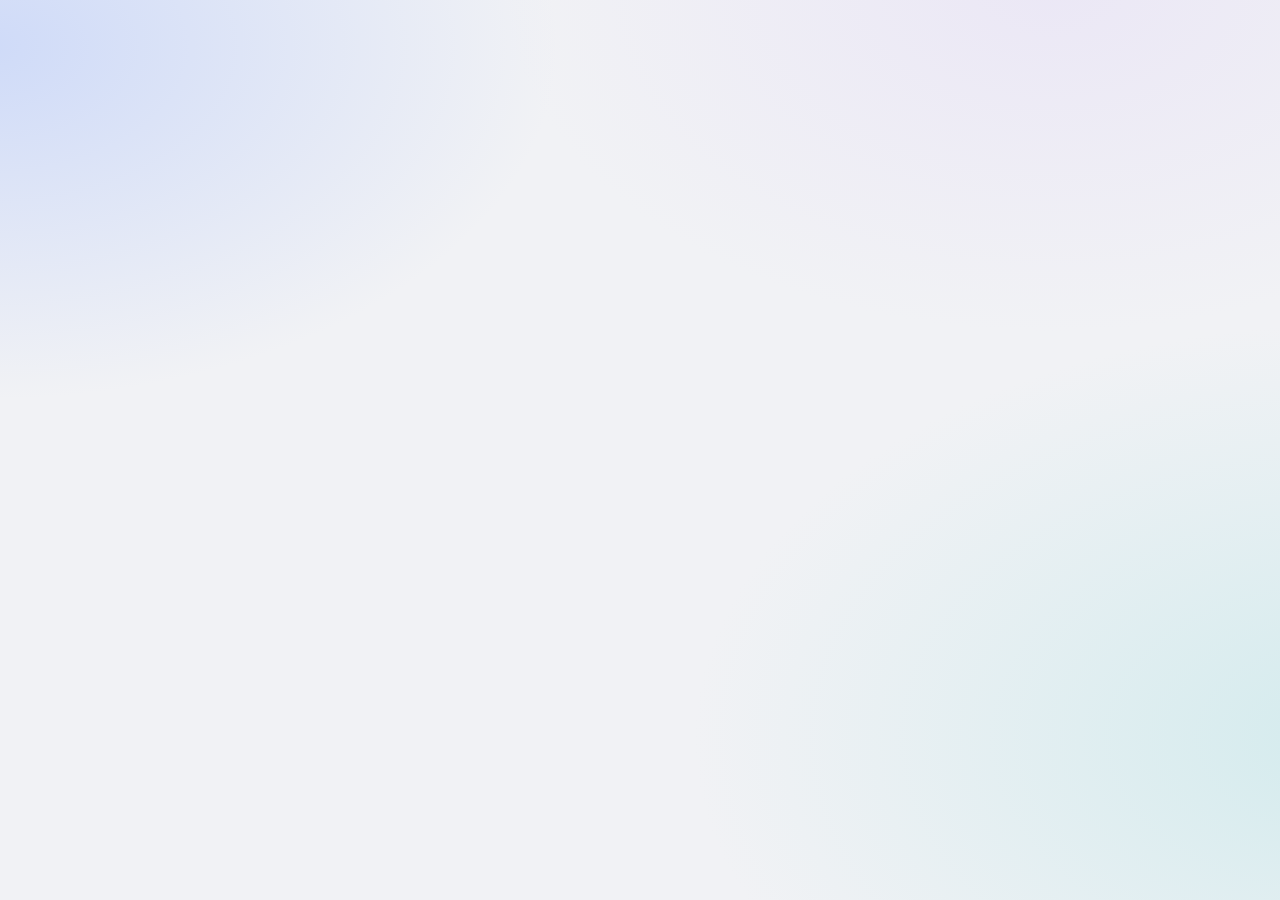
<file: catalog/tools/companion/static/showcase.html>
<!doctype html>
<html lang="en" data-brand="wouf">
<head>
<meta charset="utf-8">
<meta name="viewport" content="width=device-width,initial-scale=1">
<meta http-equiv="Content-Security-Policy" content="__POLICY__">
<meta name="referrer" content="no-referrer">
<title>__TITLE__</title>
<style>
/* VAIEV UI v8, brand wouf, inlined: the tokens of static/v8/css/tokens.css, the light field, plane and plate.
   This page loads nothing, so it uses the system's fonts. */
:root{color-scheme:light;--shape-l:16px;--shape-xl:28px;--shape-full:9999px;--plate-alpha:0.94;--plate-blur:14px;
--font-ui:"IBM Plex Sans", ui-sans-serif, system-ui, sans-serif;
--font-plex-mono:"IBM Plex Mono", ui-monospace, SFMono-Regular, Menlo, monospace;
--error:oklch(0.50 0.17 25);--ok:oklch(0.47 0.10 150);--warn:oklch(0.52 0.11 70);--surface:oklch(0.96 0.004 270);
--surface-container-low:oklch(0.98 0.003 270);--surface-container:oklch(0.995 0.002 270);
--surface-container-high:oklch(1 0 0);--on-surface:oklch(0.20 0.012 270);--on-surface-variant:oklch(0.44 0.02 270);
--outline-variant:oklch(0.20 0.012 270 / 0.12);--primary:oklch(0.47 0.18 268);--on-primary:oklch(0.99 0 0);
--field-1:oklch(0.86 0.06 268 / 0.7);--field-2:oklch(0.90 0.04 200 / 0.6);--field-3:oklch(0.92 0.03 300 / 0.6);
--indicator:oklch(0.47 0.18 268);--on-indicator:oklch(0.99 0 0)}
*{box-sizing:border-box}html{background:var(--surface)}body{margin:0;color:var(--on-surface);
font:400 15px/1.5 var(--font-ui);-webkit-font-smoothing:antialiased}
.field{position:fixed;inset:0;z-index:-1;overflow:hidden;pointer-events:none;background:var(--surface)}
.field::before,.field::after{content:"";position:absolute;inset:-30%;
background:radial-gradient(40% 35% at 18% 22%,var(--field-1),transparent 70%),
radial-gradient(45% 40% at 85% 70%,var(--field-2),transparent 72%);animation:field-drift 46s ease-in-out infinite alternate}
.field::after{background:radial-gradient(38% 34% at 70% 18%,var(--field-3),transparent 70%);animation-duration:61s;
animation-direction:alternate-reverse}
@keyframes field-drift{from{transform:translate3d(-3%,-2%,0) rotate(0deg) scale(1)}
to{transform:translate3d(4%,3%,0) rotate(8deg) scale(1.08)}}
@media (prefers-reduced-motion:reduce){.field::before,.field::after{animation:none}}
.plane{background:var(--surface-container);color:var(--on-surface);border-radius:var(--shape-xl)}
.plate{position:relative;isolation:isolate;background:linear-gradient(180deg,oklch(1 0 0 / 0.07),transparent 42%),
color-mix(in oklch,var(--surface-container) calc(var(--plate-alpha) * 100%),transparent);
-webkit-backdrop-filter:blur(var(--plate-blur)) saturate(1.2);backdrop-filter:blur(var(--plate-blur)) saturate(1.2);
border-radius:var(--shape-xl);box-shadow:inset 0 1px 0 oklch(1 0 0 / 0.16),inset 0 0 0 1px oklch(1 0 0 / 0.05)}
main{max-width:960px;margin:0 auto;padding:40px 16px 56px}
h1{font:400 clamp(30px,2.5vw + 14px,44px)/1.15 var(--font-ui);letter-spacing:-0.02em;margin:12px 0 8px}
h2{font:500 22px/1.3 var(--font-ui);margin:40px 0 12px}
.muted{color:var(--on-surface-variant)}.objective{font-size:17px;margin:8px 0}ul.criteria{margin:8px 0;padding-left:20px}
.head{display:flex;flex-wrap:wrap;align-items:center;gap:8px}
.stats{display:grid;grid-template-columns:repeat(auto-fit,minmax(150px,1fr));gap:12px;margin-top:24px}
.stat{padding:16px 20px}.stat b{display:block;font:500 22px/1.2 var(--font-ui);font-variant-numeric:tabular-nums}
.stat span{font:500 12px/1.3 var(--font-ui);color:var(--on-surface-variant)}
.box{padding:8px 20px}
ol.time{list-style:none;margin:0;padding:12px 20px 12px 28px}
ol.time li{position:relative;padding:10px 0 10px 16px;border-left:2px solid var(--outline-variant)}
ol.time li::before{content:"";position:absolute;left:-7px;top:16px;width:12px;height:12px;border-radius:50%;
background:var(--surface-container);border:2px solid var(--on-surface-variant)}
ol.time li.ok::before{border-color:var(--ok)}ol.time li.bad::before{border-color:var(--error)}
ol.time li.warn::before{border-color:var(--warn)}ol.time li.run::before{border-color:var(--primary)}
.when{font:500 12px/1.5 var(--font-plex-mono);color:var(--on-surface-variant)}
.chip{display:inline-flex;align-items:center;height:24px;margin:0 6px 0 0;padding:0 9px;border-radius:var(--shape-full);
background:color-mix(in oklch,var(--on-surface) 9%,transparent);font:600 11px/1 var(--font-plex-mono);white-space:nowrap}
.chip.ok{background:color-mix(in oklch,var(--ok) 24%,transparent)}
.chip.bad{background:color-mix(in oklch,var(--error) 22%,transparent)}
.chip.warn{background:color-mix(in oklch,var(--warn) 24%,transparent)}
.what{display:block;margin-top:4px;overflow-wrap:anywhere}
.bar{height:6px;border-radius:3px;background:color-mix(in oklch,var(--primary) 35%,transparent);margin-top:6px}
table{width:100%;border-collapse:collapse;font-size:14px}td,th{text-align:left;padding:10px 8px;
border-bottom:1px solid var(--outline-variant);vertical-align:top}tr:last-child td{border-bottom:0}
th{color:var(--on-surface-variant);font:500 12px/1.3 var(--font-ui)}.scroll{overflow-x:auto}
footer{margin-top:40px;font-size:12px;color:var(--on-surface-variant)}
@media (prefers-color-scheme: dark){:root{color-scheme:dark;
--error:oklch(0.80 0.11 25);--ok:oklch(0.82 0.10 150);--warn:oklch(0.85 0.11 80);--surface:oklch(0.155 0.01 270);
--surface-container-low:oklch(0.19 0.012 270);--surface-container:oklch(0.22 0.012 270);
--surface-container-high:oklch(0.26 0.014 270);--on-surface:oklch(0.95 0.005 270);
--on-surface-variant:oklch(0.76 0.015 270);--outline-variant:oklch(0.95 0.005 270 / 0.12);
--primary:oklch(0.74 0.14 268);--on-primary:oklch(0.20 0.06 268);--field-1:oklch(0.45 0.14 268 / 0.45);
--field-2:oklch(0.40 0.06 200 / 0.4);--field-3:oklch(0.35 0.04 300 / 0.4);--indicator:oklch(0.74 0.14 268);
--on-indicator:oklch(0.20 0.06 268)}}
</style>
</head>
<body>
<div class="field" aria-hidden="true"></div>
<main id="app"></main>
<script type="application/json" id="showcase-data">__DATA__</script>
<script>
const data = JSON.parse(document.getElementById('showcase-data').textContent);
function h(tag, cls, text, kids) {
  const el = document.createElement(tag);
  if (cls) el.className = cls;
  if (text !== undefined && text !== null) el.textContent = String(text);
  for (const k of kids || []) el.appendChild(k);
  return el;
}
function span(seconds) {
  if (seconds === null || seconds === undefined) return '—';
  const m = Math.round(seconds / 60);
  return m < 60 ? m + ' min' : Math.floor(m / 60) + ' h ' + (m % 60) + ' min';
}
function tone(word) {
  const w = String(word || '').toLowerCase();
  if (['done', 'green', 'approve', 'ready', 'decided', 'answered', 'marked'].includes(w)) return 'ok';
  if (['red', 'failed', 'changes', 'blocked'].includes(w)) return 'bad';
  if (['limited', 'question', 'asked', 'pending', 'proposed'].includes(w)) return 'warn';
  return '';
}
function stamp(t) { return String(t || '').slice(0, 16).replace('T', ' '); }
function render(d) {
  const m = d.manifest, root = document.getElementById('app');
  const longest = Math.max(1, ...d.steps.map(s => s.duration_s || 0));
  root.replaceChildren(
    h('div', 'head muted', null, [h('span', 'chip', m.task_id), h('span', '', m['class'] || '')]),
    h('h1', '', m.title),
    ...(m.objective ? [h('p', 'objective', m.objective)] : []),
    ...(m.acceptance_criteria.length ? [h('ul', 'criteria', null, m.acceptance_criteria.map(c => h('li', '', c)))] : []),
    h('div', 'stats', null, [
      ['Wall time', span(m.wall_duration_s)], ['Time saved by parallel work', span(d.time_saved_s)],
      ['Tasks', d.artifacts.tasks], ['Cost', m.total_cost === null ? '—' : m.total_cost],
      ['Final verdict', m.final_verdict || '—']].map(([label, value]) =>
        h('div', 'stat plate', null, [h('b', '', value), h('span', '', label)]))),
    h('h2', '', 'How it went'),
    h('div', 'plane', null, [h('ol', 'time', null, d.steps.map(s => h('li', s.kind.startsWith('run.') && s.outcome === 'started' ? 'run' :
      tone(s.outcome), null, [h('span', 'when', stamp(s.at) + '  '), h('span', 'chip', s.task),
      h('span', 'chip state ' + tone(s.outcome), s.outcome || s.kind), h('span', 'what', s.what),
      ...(s.duration_s ? [h('div', 'bar', null)] : [])])))]),
    h('h2', '', 'Gates'),
    gates(d.gates),
    h('h2', '', 'Reviews'),
    reviews(d.reviews),
    h('footer', '', 'Exported by the WOUF companion (' + m.v + ') from the team\'s own records, with secrets, ' +
      'private paths and personal data removed. ' + stamp(m.started_at) + ' to ' + stamp(m.completed_at) + ' UTC.'));
  const bars = root.querySelectorAll('.bar');
  d.steps.filter(s => s.duration_s).forEach((s, i) => { bars[i].style.width = Math.max(2, 100 * s.duration_s / longest) + '%'; });
}
function table(cols, rows) {
  return h('div', 'plane box scroll', null, [h('table', '', null, [h('tr', '', null, cols.map(c => h('th', '', c))),
    ...rows.map(r => h('tr', '', null, r.map(c => c instanceof Node ? h('td', '', null, [c]) : h('td', '', c))))])]);
}
function gates(list) {
  if (!list.length) return h('p', 'muted', 'No gate ran.');
  return table(['When', 'Task', 'Result'], list.map(g => [stamp(g.at), g.task, h('span', 'chip ' + tone(g.status), g.status)]));
}
function reviews(list) {
  if (!list.length) return h('p', 'muted', 'No review ran.');
  return table(['When', 'Task', 'Round', 'Reviewer', 'Verdict'], list.map(r =>
    [stamp(r.at), r.task, r.round, r.bot + (r.runner ? ' (' + r.runner + ')' : ''), h('span', 'chip ' + tone(r.verdict), r.verdict)]));
}
render(data);
</script>
</body>
</html>
</file>
<file: site/css/tokens.css>
/* VAIEV UI v8 — tokens. Generated by v8/scripts/build-tokens.mjs from v8/tokens/tokens.json; for wouf.dev only the base
   and the wouf brand are kept.
   Base tokens on :root; the brand is [data-brand="wouf"]. It follows the system colour scheme;
   data-theme="light" or "dark" on the same element fixes it. */

:root {
  color-scheme: light dark;
  --shape-none: 0px;
  --shape-xs: 4px;
  --shape-s: 8px;
  --shape-m: 12px;
  --shape-l: 16px;
  --shape-l-inc: 20px;
  --shape-xl: 28px;
  --shape-xl-inc: 32px;
  --shape-xxl: 48px;
  --shape-squircle: 14px;
  --shape-full: 9999px;
  --space-1: 4px;
  --space-2: 8px;
  --space-3: 12px;
  --space-4: 16px;
  --space-5: 20px;
  --space-6: 24px;
  --space-8: 32px;
  --space-10: 40px;
  --space-12: 48px;
  --space-16: 64px;
  --space-24: 96px;
  --size-target: 48px;
  --size-bar: 64px;
  --size-bar-item: 48px;
  --size-fab: 56px;
  --size-rail: 80px;
  --size-chip: 32px;
  --size-float-gap: 16px;
  --size-read: 640px;
  --font-plex: "IBM Plex Sans", ui-sans-serif, system-ui, sans-serif;
  --font-plex-mono: "IBM Plex Mono", ui-monospace, SFMono-Regular, Menlo, monospace;
  --fs-display-l: clamp(44px, 7vw + 12px, 88px);
  --fs-display-m: clamp(36px, 4.5vw + 12px, 60px);
  --fs-display-s: clamp(30px, 2.5vw + 14px, 44px);
  --fs-headline-l: 32px;
  --fs-headline-m: 28px;
  --fs-headline-s: 24px;
  --fs-title-l: 22px;
  --fs-title-m: 17px;
  --fs-title-s: 15px;
  --fs-body-l: 17px;
  --fs-body-m: 15px;
  --fs-body-s: 13px;
  --fs-label-l: 14px;
  --fs-label-m: 12px;
  --fs-label-s: 11px;
  --lens-blur: 22px;
  --lens-sat: 1.6;
  --plate-alpha: 0.94;
  --plate-blur: 14px;
  --meta-alpha: 0.84;
  --spring-spatial-fast: linear(0, 0.0274, 0.0985, 0.1984, 0.3147, 0.4369, 0.5573, 0.67, 0.7711, 0.8582, 0.9305, 0.988, 1.0313, 1.062, 1.0816, 1.0919, 1.0948, 1.092, 1.0851, 1.0755, 1.0645, 1.0529, 1.0415, 1.0309, 1.0213, 1.0131, 1.0063, 1.0009, 0.9969, 0.994, 0.9922, 0.9913, 0.991, 0.9913, 0.992, 0.9929, 0.9939, 0.995, 0.9961, 0.9971, 1);
  --dur-spatial-fast: 348ms;
  --spring-spatial: linear(0, 0.0181, 0.065, 0.1311, 0.2089, 0.2925, 0.3775, 0.4605, 0.5392, 0.6122, 0.6784, 0.7375, 0.7893, 0.8342, 0.8724, 0.9045, 0.9311, 0.9527, 0.9701, 0.9836, 0.9941, 1.0018, 1.0074, 1.0112, 1.0135, 1.0148, 1.0152, 1.0149, 1.0142, 1.0133, 1.0121, 1.0108, 1.0095, 1.0083, 1.0071, 1.006, 1.005, 1.004, 1.0033, 1.0026, 1);
  --dur-spatial: 412ms;
  --spring-spatial-slow: linear(0, 0.0181, 0.065, 0.1311, 0.209, 0.2926, 0.3776, 0.4606, 0.5393, 0.6123, 0.6785, 0.7376, 0.7894, 0.8343, 0.8725, 0.9046, 0.9312, 0.9528, 0.9701, 0.9837, 0.9941, 1.0018, 1.0074, 1.0112, 1.0135, 1.0148, 1.0152, 1.0149, 1.0142, 1.0133, 1.0121, 1.0108, 1.0095, 1.0083, 1.0071, 1.006, 1.0049, 1.004, 1.0032, 1.0026, 1);
  --dur-spatial-slow: 568ms;
  --spring-effects-fast: linear(0, 0.0197, 0.0685, 0.1346, 0.2095, 0.2875, 0.3647, 0.4384, 0.5072, 0.5702, 0.6272, 0.6781, 0.7232, 0.7628, 0.7975, 0.8275, 0.8535, 0.8758, 0.895, 0.9114, 0.9253, 0.9372, 0.9472, 0.9558, 0.9629, 0.969, 0.9741, 0.9784, 0.982, 0.985, 0.9875, 0.9896, 0.9914, 0.9928, 0.994, 0.9951, 0.9959, 0.9966, 0.9972, 0.9977, 1);
  --dur-effects-fast: 138ms;
  --spring-effects: linear(0, 0.0195, 0.0681, 0.1339, 0.2086, 0.2863, 0.3632, 0.4368, 0.5055, 0.5685, 0.6255, 0.6765, 0.7216, 0.7613, 0.796, 0.8262, 0.8522, 0.8747, 0.894, 0.9105, 0.9245, 0.9365, 0.9466, 0.9552, 0.9624, 0.9686, 0.9737, 0.978, 0.9817, 0.9847, 0.9873, 0.9894, 0.9912, 0.9927, 0.9939, 0.995, 0.9958, 0.9965, 0.9971, 0.9976, 1);
  --dur-effects: 212ms;
  --spring-effects-slow: linear(0, 0.0196, 0.0682, 0.134, 0.2087, 0.2865, 0.3635, 0.4371, 0.5058, 0.5689, 0.6258, 0.6768, 0.7219, 0.7616, 0.7963, 0.8264, 0.8525, 0.8749, 0.8942, 0.9106, 0.9247, 0.9366, 0.9467, 0.9553, 0.9625, 0.9686, 0.9738, 0.9781, 0.9817, 0.9848, 0.9873, 0.9894, 0.9912, 0.9927, 0.9939, 0.995, 0.9958, 0.9965, 0.9971, 0.9976, 1);
  --dur-effects-slow: 300ms;
}

/* wouf */
[data-brand="wouf"] {
  color-scheme: light;
  --font-display: "IBM Plex Sans", ui-sans-serif, system-ui, sans-serif;
  --font-ui: "IBM Plex Sans", ui-sans-serif, system-ui, sans-serif;
  --display-weight: 400;
  --error: oklch(0.50 0.17 25);
  --ok: oklch(0.47 0.10 150);
  --warn: oklch(0.52 0.11 70);
  --surface: oklch(0.96 0.004 270);
  --surface-container-low: oklch(0.98 0.003 270);
  --surface-container: oklch(0.995 0.002 270);
  --surface-container-high: oklch(1 0 0);
  --on-surface: oklch(0.20 0.012 270);
  --on-surface-variant: oklch(0.44 0.02 270);
  --outline-variant: oklch(0.20 0.012 270 / 0.12);
  --primary: oklch(0.47 0.18 268);
  --on-primary: oklch(0.99 0 0);
  --lens: oklch(0.995 0.002 270 / 0.6);
  --lens-rim: oklch(1 0 0 / 0.8);
  --field-1: oklch(0.86 0.06 268 / 0.7);
  --field-2: oklch(0.90 0.04 200 / 0.6);
  --field-3: oklch(0.92 0.03 300 / 0.6);
  --indicator: oklch(0.47 0.18 268);
  --on-indicator: oklch(0.99 0 0);
}
@media (prefers-color-scheme: dark) {
  [data-brand="wouf"]:not([data-theme="light"]) {
    color-scheme: dark;
    --error: oklch(0.80 0.11 25);
    --ok: oklch(0.82 0.10 150);
    --warn: oklch(0.85 0.11 80);
    --surface: oklch(0.155 0.01 270);
    --surface-container-low: oklch(0.19 0.012 270);
    --surface-container: oklch(0.22 0.012 270);
    --surface-container-high: oklch(0.26 0.014 270);
    --on-surface: oklch(0.95 0.005 270);
    --on-surface-variant: oklch(0.76 0.015 270);
    --outline-variant: oklch(0.95 0.005 270 / 0.12);
    --primary: oklch(0.74 0.14 268);
    --on-primary: oklch(0.20 0.06 268);
    --lens: oklch(0.28 0.02 270 / 0.55);
    --lens-rim: oklch(1 0 0 / 0.14);
    --field-1: oklch(0.45 0.14 268 / 0.45);
    --field-2: oklch(0.40 0.06 200 / 0.4);
    --field-3: oklch(0.35 0.04 300 / 0.4);
    --indicator: oklch(0.74 0.14 268);
    --on-indicator: oklch(0.20 0.06 268);
  }
}
[data-brand="wouf"][data-theme="dark"] {
  color-scheme: dark;
  --error: oklch(0.80 0.11 25);
  --ok: oklch(0.82 0.10 150);
  --warn: oklch(0.85 0.11 80);
  --surface: oklch(0.155 0.01 270);
  --surface-container-low: oklch(0.19 0.012 270);
  --surface-container: oklch(0.22 0.012 270);
  --surface-container-high: oklch(0.26 0.014 270);
  --on-surface: oklch(0.95 0.005 270);
  --on-surface-variant: oklch(0.76 0.015 270);
  --outline-variant: oklch(0.95 0.005 270 / 0.12);
  --primary: oklch(0.74 0.14 268);
  --on-primary: oklch(0.20 0.06 268);
  --lens: oklch(0.28 0.02 270 / 0.55);
  --lens-rim: oklch(1 0 0 / 0.14);
  --field-1: oklch(0.45 0.14 268 / 0.45);
  --field-2: oklch(0.40 0.06 200 / 0.4);
  --field-3: oklch(0.35 0.04 300 / 0.4);
  --indicator: oklch(0.74 0.14 268);
  --on-indicator: oklch(0.20 0.06 268);
}
</file>
<file: site/css/site-fonts.css>
/* VAIEV UI v8 — self-hosted fonts (see ../fonts/FONTS.md). IBM Plex Sans/Mono for WOUF.
   No request leaves the origin. */

@font-face { font-family: "IBM Plex Sans"; font-style: normal; font-weight: 300; font-display: swap;
  src: url("../fonts/ibm-plex-sans-latin-300-normal.woff2") format("woff2");
  unicode-range: U+0000-00FF, U+0131, U+0152-0153, U+02BB-02BC, U+02C6, U+02DA, U+02DC, U+0304, U+0308, U+0329, U+2000-206F, U+20AC, U+2122, U+2191, U+2193, U+2212, U+2215, U+FEFF, U+FFFD; }
@font-face { font-family: "IBM Plex Sans"; font-style: normal; font-weight: 300; font-display: swap;
  src: url("../fonts/ibm-plex-sans-latin-ext-300-normal.woff2") format("woff2");
  unicode-range: U+0100-02BA, U+02BD-02C5, U+02C7-02CC, U+02CE-02D7, U+02DD-02FF, U+0304, U+0308, U+0329, U+1D00-1DBF, U+1E00-1E9F, U+1EF2-1EFF, U+2020, U+20A0-20AB, U+20AD-20C0, U+2113, U+2C60-2C7F, U+A720-A7FF; }
@font-face { font-family: "IBM Plex Sans"; font-style: normal; font-weight: 400; font-display: swap;
  src: url("../fonts/ibm-plex-sans-latin-400-normal.woff2") format("woff2");
  unicode-range: U+0000-00FF, U+0131, U+0152-0153, U+02BB-02BC, U+02C6, U+02DA, U+02DC, U+0304, U+0308, U+0329, U+2000-206F, U+20AC, U+2122, U+2191, U+2193, U+2212, U+2215, U+FEFF, U+FFFD; }
@font-face { font-family: "IBM Plex Sans"; font-style: normal; font-weight: 400; font-display: swap;
  src: url("../fonts/ibm-plex-sans-latin-ext-400-normal.woff2") format("woff2");
  unicode-range: U+0100-02BA, U+02BD-02C5, U+02C7-02CC, U+02CE-02D7, U+02DD-02FF, U+0304, U+0308, U+0329, U+1D00-1DBF, U+1E00-1E9F, U+1EF2-1EFF, U+2020, U+20A0-20AB, U+20AD-20C0, U+2113, U+2C60-2C7F, U+A720-A7FF; }
@font-face { font-family: "IBM Plex Sans"; font-style: normal; font-weight: 500; font-display: swap;
  src: url("../fonts/ibm-plex-sans-latin-500-normal.woff2") format("woff2");
  unicode-range: U+0000-00FF, U+0131, U+0152-0153, U+02BB-02BC, U+02C6, U+02DA, U+02DC, U+0304, U+0308, U+0329, U+2000-206F, U+20AC, U+2122, U+2191, U+2193, U+2212, U+2215, U+FEFF, U+FFFD; }
@font-face { font-family: "IBM Plex Sans"; font-style: normal; font-weight: 500; font-display: swap;
  src: url("../fonts/ibm-plex-sans-latin-ext-500-normal.woff2") format("woff2");
  unicode-range: U+0100-02BA, U+02BD-02C5, U+02C7-02CC, U+02CE-02D7, U+02DD-02FF, U+0304, U+0308, U+0329, U+1D00-1DBF, U+1E00-1E9F, U+1EF2-1EFF, U+2020, U+20A0-20AB, U+20AD-20C0, U+2113, U+2C60-2C7F, U+A720-A7FF; }
@font-face { font-family: "IBM Plex Sans"; font-style: normal; font-weight: 600; font-display: swap;
  src: url("../fonts/ibm-plex-sans-latin-600-normal.woff2") format("woff2");
  unicode-range: U+0000-00FF, U+0131, U+0152-0153, U+02BB-02BC, U+02C6, U+02DA, U+02DC, U+0304, U+0308, U+0329, U+2000-206F, U+20AC, U+2122, U+2191, U+2193, U+2212, U+2215, U+FEFF, U+FFFD; }
@font-face { font-family: "IBM Plex Sans"; font-style: normal; font-weight: 600; font-display: swap;
  src: url("../fonts/ibm-plex-sans-latin-ext-600-normal.woff2") format("woff2");
  unicode-range: U+0100-02BA, U+02BD-02C5, U+02C7-02CC, U+02CE-02D7, U+02DD-02FF, U+0304, U+0308, U+0329, U+1D00-1DBF, U+1E00-1E9F, U+1EF2-1EFF, U+2020, U+20A0-20AB, U+20AD-20C0, U+2113, U+2C60-2C7F, U+A720-A7FF; }
@font-face { font-family: "IBM Plex Mono"; font-style: normal; font-weight: 500; font-display: swap;
  src: url("../fonts/ibm-plex-mono-latin-500-normal.woff2") format("woff2");
  unicode-range: U+0000-00FF, U+0131, U+0152-0153, U+02BB-02BC, U+02C6, U+02DA, U+02DC, U+0304, U+0308, U+0329, U+2000-206F, U+20AC, U+2122, U+2191, U+2193, U+2212, U+2215, U+FEFF, U+FFFD; }
@font-face { font-family: "IBM Plex Mono"; font-style: normal; font-weight: 500; font-display: swap;
  src: url("../fonts/ibm-plex-mono-latin-ext-500-normal.woff2") format("woff2");
  unicode-range: U+0100-02BA, U+02BD-02C5, U+02C7-02CC, U+02CE-02D7, U+02DD-02FF, U+0304, U+0308, U+0329, U+1D00-1DBF, U+1E00-1E9F, U+1EF2-1EFF, U+2020, U+20A0-20AB, U+20AD-20C0, U+2113, U+2C60-2C7F, U+A720-A7FF; }
</file>
<file: site/css/base.css>
/* VAIEV UI v8 — base: document, type, layout, the light field.
   Load order: tokens.css, fonts.css, base.css, materials.css, components.css. Put data-brand on <html>
   (on wouf.dev: wouf); data-theme="light" | "dark" fixes the mode.

   The two rules everything else follows: content lies on opaque planes or thick plates, controls are thin
   lenses that float a gap away from every edge; depth comes from blur, layering and springs, never from
   drop shadows. */

/* Pages move like an app. js/vt.js names the direction of each navigation; the page slides, while the
   Omniboard (morph-bar), the site bar and [data-morph] elements keep their own names and morph instead.
   right: the next page comes in from the right · left: from the left · site: a fade-through between sites. */
@view-transition { navigation: auto; }
@media (prefers-reduced-motion: reduce) { @view-transition { navigation: none; } }
::view-transition-group(*) { animation-duration: var(--dur-spatial-slow); animation-timing-function: var(--spring-spatial-slow); }
::view-transition-old(root), ::view-transition-new(root) { animation-duration: var(--dur-spatial); animation-timing-function: var(--spring-effects); animation-fill-mode: both; }
html:active-view-transition-type(right)::view-transition-old(root) { animation-name: vt-to-left; }
html:active-view-transition-type(right)::view-transition-new(root) { animation-name: vt-from-right; }
html:active-view-transition-type(left)::view-transition-old(root) { animation-name: vt-to-right; }
html:active-view-transition-type(left)::view-transition-new(root) { animation-name: vt-from-left; }
html:active-view-transition-type(site)::view-transition-old(root) { animation-name: vt-recede; }
html:active-view-transition-type(site)::view-transition-new(root) { animation-name: vt-arrive; }
@keyframes vt-from-right { from { translate: 100% 0; } }
@keyframes vt-from-left { from { translate: -100% 0; } }
@keyframes vt-to-left { to { translate: -22% 0; opacity: 0.5; } }
@keyframes vt-to-right { to { translate: 22% 0; opacity: 0.5; } }
@keyframes vt-recede { to { scale: 0.94; opacity: 0; } }
@keyframes vt-arrive { from { scale: 1.04; opacity: 0; } }

/* between origins: the curtain the leaving page morphs into, and the one the next page lifts (js/vt.js) */
.curtain { position: fixed; inset: 0; z-index: 1000; background: var(--curtain-logo, none) center / var(--curtain-size, 96px) auto no-repeat, var(--curtain, var(--surface)); }
.curtain[data-to="wouf"], html[data-brand="wouf"] { --curtain: oklch(0.155 0.01 270); --curtain-logo: url("../brand/wouf-icon.svg"); }
html.vv-arrive body::after { content: ""; position: fixed; inset: 0; z-index: 1000; pointer-events: none; background: var(--curtain-logo, none) center / var(--curtain-size, 96px) auto no-repeat, var(--curtain, var(--surface)); animation: curtain-lift var(--dur-spatial-slow) var(--spring-effects) 120ms both; }
@keyframes curtain-lift { to { opacity: 0; scale: 1.04; visibility: hidden; } }

*, *::before, *::after { box-sizing: border-box; }
html { -webkit-text-size-adjust: 100%; text-size-adjust: 100%; background: var(--surface); }
body {
  margin: 0; min-height: 100dvh;
  color: var(--on-surface); /* no background here: html carries it, so the light field (z-index -1) shows */
  font: 400 var(--fs-body-l) / 1.5 var(--font-ui);
  -webkit-font-smoothing: antialiased; text-rendering: optimizeLegibility;
}
img, video, svg { display: block; max-width: 100%; }
button, input, textarea, select { font: inherit; color: inherit; letter-spacing: inherit; }
button { cursor: pointer; }
a { color: inherit; }
h1, h2, h3, h4, p, figure, blockquote, ul, ol, dl, dd { margin: 0; }
ul[role="list"], ol[role="list"] { list-style: none; padding: 0; }
[hidden]:not([hidden="until-found" i]) { display: none !important; }
:focus-visible { outline: 2px solid var(--indicator); outline-offset: 3px; }
::selection { background: color-mix(in oklch, var(--indicator) 30%, transparent); }

.sr-only { position: absolute; width: 1px; height: 1px; padding: 0; margin: -1px; overflow: hidden; clip: rect(0 0 0 0); white-space: nowrap; border: 0; }
.skip { position: absolute; left: var(--space-4); top: -100px; z-index: 100; padding: var(--space-3) var(--space-4); border-radius: var(--shape-full); background: var(--indicator); color: var(--on-indicator); text-decoration: none; }
.skip:focus { top: var(--space-4); }

/* ── type: M3 scale; display lines take the brand's display family and weight ── */
.display-l, .display-m, .display-s { font-family: var(--font-display); font-weight: var(--display-weight); letter-spacing: -0.025em; line-height: 1.02; text-wrap: balance; }
.display-l { font-size: var(--fs-display-l); }
.display-m { font-size: var(--fs-display-m); line-height: 1.05; }
.display-s { font-size: var(--fs-display-s); line-height: 1.1; }
.headline-l, .headline-m, .headline-s { font-family: var(--font-display); font-weight: var(--display-weight); letter-spacing: -0.015em; line-height: 1.2; text-wrap: balance; }
.headline-l { font-size: var(--fs-headline-l); }
.headline-m { font-size: var(--fs-headline-m); }
.headline-s { font-size: var(--fs-headline-s); }
.title-l { font-size: var(--fs-title-l); font-weight: 500; line-height: 1.3; }
.title-m { font-size: var(--fs-title-m); font-weight: 500; line-height: 1.4; }
.title-s { font-size: var(--fs-title-s); font-weight: 500; line-height: 1.4; }
.body-l { font-size: var(--fs-body-l); }
.body-m { font-size: var(--fs-body-m); }
.body-s { font-size: var(--fs-body-s); }
.label-l { font-size: var(--fs-label-l); font-weight: 500; line-height: 1.3; }
.label-m { font-size: var(--fs-label-m); font-weight: 500; line-height: 1.3; }
.caps { font-size: var(--fs-label-s); font-weight: 600; letter-spacing: 0.1em; text-transform: uppercase; line-height: 1.3; }
.mono { font-family: var(--font-plex-mono); font-weight: 500; letter-spacing: 0; }
.muted { color: var(--on-surface-variant); }
.num { font-variant-numeric: tabular-nums; }
.pretty { text-wrap: pretty; }

/* ── layout ── */
.page {
  padding-inline: max(var(--space-4), env(safe-area-inset-left, 0px));
  padding-top: calc(var(--space-4) + env(safe-area-inset-top, 0px));
  /* room for the floating dock: bar + gap + safe area */
  padding-bottom: calc(var(--size-bar) + var(--size-float-gap) * 2 + env(safe-area-inset-bottom, 0px));
}
@media (min-width: 768px) { .page { padding-inline: var(--space-10); } }
.read { max-width: var(--size-read); margin-inline: auto; }
.wide { max-width: 1200px; margin-inline: auto; }
.stack { display: flex; flex-direction: column; gap: var(--gap, var(--space-4)); }
.stack-2 { --gap: var(--space-2); } .stack-3 { --gap: var(--space-3); } .stack-6 { --gap: var(--space-6); } .stack-10 { --gap: var(--space-10); }
.cluster { display: flex; flex-wrap: wrap; align-items: center; gap: var(--gap, var(--space-2)); }
.between { display: flex; align-items: center; justify-content: space-between; gap: var(--space-3); }
.grow { flex: 1 1 auto; min-width: 0; }

/* ── the light field: a few huge, soft colour clouds behind everything, drifting slowly, so glass has
   something to refract. Put one <div class="field" aria-hidden="true"></div> first in <body>. ── */
.field { position: fixed; inset: 0; z-index: -1; overflow: hidden; pointer-events: none; background: var(--surface); }
.field::before, .field::after {
  content: ""; position: absolute; inset: -30%;
  background:
    radial-gradient(40% 35% at 18% 22%, var(--field-1), transparent 70%),
    radial-gradient(45% 40% at 85% 70%, var(--field-2), transparent 72%);
  animation: field-drift 46s ease-in-out infinite alternate;
}
.field::after {
  background: radial-gradient(38% 34% at 70% 18%, var(--field-3), transparent 70%);
  animation-duration: 61s; animation-direction: alternate-reverse;
}
@keyframes field-drift {
  from { transform: translate3d(-3%, -2%, 0) rotate(0deg) scale(1); }
  to { transform: translate3d(4%, 3%, 0) rotate(8deg) scale(1.08); }
}

/* ── motion: springs from the tokens; reduced motion stops all of it ── */
@media (prefers-reduced-motion: reduce) {
  *, *::before, *::after { animation-duration: 0.01ms !important; animation-iteration-count: 1 !important; transition-duration: 0.01ms !important; scroll-behavior: auto !important; }
  .field::before, .field::after { animation: none; }
}
</file>
<file: site/css/materials.css>
/* VAIEV UI v8 — the three materials and the tactile layer.
   Plane  opaque tonal surface for content (lists, letters, tables).
   Plate  thick tinted glass for content cards: at least --plate-alpha opaque, so the contrast check holds
          over any background; a light edge on top and the field glowing faintly through the rim.
   Lens   thin glass for controls only (bars, chips on images, sheets, the Ask panel). Never paragraphs.
   Meso   "mesomorph", the tactile middle between flat and 3D: wells sink in, beads stand up, a press
          squishes into a squircle. Inner light and inner shade only; no outer drop shadows. */

.plane { background: var(--surface-container); color: var(--on-surface); border-radius: var(--shape-xl); }
.plane-low { background: var(--surface-container-low); }
.plane-high { background: var(--surface-container-high); color: var(--on-high, var(--on-surface)); }

.plate {
  --tone: var(--surface-container);
  position: relative; isolation: isolate;
  color: var(--on-plate, var(--on-surface));
  background:
    linear-gradient(180deg, oklch(1 0 0 / 0.07), transparent 42%),
    color-mix(in oklch, var(--tone) calc(var(--plate-alpha) * 100%), transparent);
  -webkit-backdrop-filter: blur(var(--plate-blur)) saturate(1.2);
  backdrop-filter: blur(var(--plate-blur)) saturate(1.2);
  border-radius: var(--shape-xl);
  box-shadow: inset 0 1px 0 oklch(1 0 0 / 0.16), inset 0 0 0 1px oklch(1 0 0 / 0.05);
}
/* post tones (any brand with --post-* tokens) */
.plate[data-tone] { --on-plate: var(--post-ink); }
.plate[data-tone="pine"]  { --tone: var(--post-pine); }
.plate[data-tone="lake"]  { --tone: var(--post-lake); }
.plate[data-tone="wine"]  { --tone: var(--post-wine); }
.plate[data-tone="clay"]  { --tone: var(--post-clay); }
.plate[data-tone="dusk"]  { --tone: var(--post-dusk); }
.plate[data-tone="moss"]  { --tone: var(--post-moss); }
.plate[data-tone="slate"] { --tone: var(--post-slate); }
.plate[data-tone="ember"] { --tone: var(--post-ember); }
.plate[data-tone="op"]    { --tone: var(--post-op); }
.plate[data-tone] .meta, .plate[data-tone] .muted { color: color-mix(in oklch, var(--post-ink) calc(var(--meta-alpha) * 100%), transparent); }

.lens {
  background: var(--lens);
  -webkit-backdrop-filter: blur(var(--lens-blur)) saturate(var(--lens-sat));
  backdrop-filter: blur(var(--lens-blur)) saturate(var(--lens-sat));
  box-shadow: inset 0 1px 0 var(--lens-rim), inset 0 0 0 1px color-mix(in oklch, var(--lens-rim) 45%, transparent);
  color: var(--on-surface);
}
/* without backdrop blur the glass would read as a smudge: make it nearly solid instead */
@supports not ((backdrop-filter: blur(1px)) or (-webkit-backdrop-filter: blur(1px))) {
  .lens { background: color-mix(in oklch, var(--surface) 88%, var(--on-surface)); }
  .plate { background: var(--tone); }
}
@media (prefers-reduced-transparency: reduce) {
  .lens { background: color-mix(in oklch, var(--surface) 92%, var(--on-surface)); -webkit-backdrop-filter: none; backdrop-filter: none; }
  .plate { background: var(--tone); -webkit-backdrop-filter: none; backdrop-filter: none; }
  .field::before, .field::after { opacity: 0.4; }
}

/* squircles where the browser can draw them (Chromium 139+); the round radius stays as the fallback */
@supports (corner-shape: squircle) {
  .plate, .plane, .object-card { corner-shape: squircle; border-radius: calc(var(--shape-xl) * 1.6); }
}

/* ── mesomorph ── */
.well { /* a field or a switch track: pressed into the surface */
  background: color-mix(in oklch, var(--on-surface) 6%, transparent);
  box-shadow: inset 0 1px 2px oklch(0 0 0 / 0.18), inset 0 -1px 0 oklch(1 0 0 / 0.08);
}
.bead { /* a knob or the selected segment: standing out of the surface */
  background: color-mix(in oklch, var(--surface-container-high) 70%, oklch(1 0 0 / 0.35));
  box-shadow: inset 0 1px 0 oklch(1 0 0 / 0.55), inset 0 -1px 0 oklch(0 0 0 / 0.08), 0 0 0 1px oklch(0 0 0 / 0.04);
}
/* shape = state: a pressable pill squishes into a squircle while pressed */
.press {
  transition: transform var(--dur-spatial-fast) var(--spring-spatial-fast), border-radius var(--dur-spatial-fast) var(--spring-spatial-fast),
              background-color var(--dur-effects) var(--spring-effects), color var(--dur-effects) var(--spring-effects);
}
.press:active { transform: scale(0.97); border-radius: var(--shape-squircle); }
</file>
<file: site/css/components.css>
/* VAIEV UI v8 — components. Markup for each block is in the samples (v8/sites) and in v8/catalog.
   Every interactive element: three states (rest, hover/focus, pressed), a visible focus ring, ≥ 48px target
   (chips and votes reach it with an invisible hit area), and a press that squishes the shape. */

/* ── icons ── */
.icon { width: 24px; height: 24px; flex: none; fill: none; stroke: currentColor; stroke-width: 1.75; stroke-linecap: round; stroke-linejoin: round; }
.icon-s { width: 18px; height: 18px; }
.icon-xs { width: 16px; height: 16px; }
.logo { fill: none; stroke: currentColor; stroke-linecap: round; stroke-linejoin: round; }
:is([data-share], [data-copy])[data-done]::before { content: "✓"; position: absolute; inset: 0; display: grid; place-items: center; border-radius: inherit; background: var(--indicator); color: var(--on-indicator); }

/* ── state layer shared by everything pressable ── */
:is(.btn, .icon-btn, .fab, .bar-item, .chip, .seg-item, .omni-cmd, a.row, button.row, .vote button, .sheet-option) { position: relative; -webkit-tap-highlight-color: transparent; }
:is(.btn, .icon-btn, .fab, .bar-item, .chip, .omni-cmd, a.row, button.row, .vote button, .sheet-option)::after {
  content: ""; position: absolute; inset: 0; border-radius: inherit; pointer-events: none;
  background: currentColor; opacity: 0; transition: opacity var(--dur-effects) var(--spring-effects);
}
:is(.btn, .icon-btn, .fab, .bar-item, .chip, .omni-cmd, a.row, button.row, .vote button, .sheet-option):hover::after { opacity: 0.08; }
:is(.btn, .icon-btn, .fab, .bar-item, .chip, .omni-cmd, a.row, button.row, .vote button, .sheet-option):active::after { opacity: 0.12; }

/* ── buttons ── */
.btn {
  display: inline-flex; align-items: center; justify-content: center; gap: var(--space-2);
  min-height: var(--size-target); padding: 0 var(--space-6); border: 0; border-radius: var(--shape-full);
  background: transparent; color: var(--on-surface); text-decoration: none; white-space: nowrap;
  font: 500 var(--fs-label-l) / 1 var(--font-ui);
}
.btn-filled { background: var(--primary); color: var(--on-primary); }
.btn-ink { background: var(--indicator); color: var(--on-indicator); }
.btn-tonal { background: color-mix(in oklch, currentColor 11%, transparent); }
.object-ink .btn:not(.btn-filled), .trusted .btn:not(.btn-allow) { color: inherit; }
.btn-text { padding-inline: var(--space-3); }
.btn:disabled { opacity: 0.45; cursor: not-allowed; }
.plate .btn-text, .object .btn-text { color: inherit; }
.icon-btn { display: inline-grid; place-items: center; flex: none; width: var(--size-target); height: var(--size-target); border: 0; border-radius: var(--shape-full); background: transparent; color: var(--on-surface); text-decoration: none; }
.fab {
  display: grid; place-items: center; width: var(--size-fab); height: var(--size-fab); border: 0; border-radius: var(--shape-full);
  background: var(--primary); color: var(--on-primary); text-decoration: none;
}
.fab .icon { width: 26px; height: 26px; }

/* ── the dock: where the Morph Bar and its satellite float, a gap away from the edges ── */
.dock {
  position: fixed; z-index: 40; left: 50%; bottom: calc(var(--size-float-gap) + env(safe-area-inset-bottom, 0px));
  translate: -50% 0; display: flex; align-items: center; gap: var(--space-3);
}
.dock-wide { left: var(--size-float-gap); right: var(--size-float-gap); translate: none; }
.dock-wide > .bar { flex: 1 1 auto; min-width: 0; }
/* dock-page: one-page sites keep the dock at the bottom on every screen; a round lens satellite sits next to it */
.dock-satellite { width: var(--size-fab); height: var(--size-fab); }

/* ── Morph Bar: one floating toolbar that changes its state instead of being replaced.
   States: tabs (default), mini (while scrolling down: only the current item stays), field (in a detail view:
   back + text field + actions). Across pages it keeps one view-transition name, so it morphs between them. ── */
.bar {
  display: flex; align-items: center; gap: var(--space-1); height: var(--size-bar); padding: var(--space-2);
  border-radius: var(--shape-full); view-transition-name: morph-bar;
  transition: gap var(--dur-spatial) var(--spring-spatial), padding var(--dur-spatial) var(--spring-spatial);
}
.bar-item {
  display: grid; place-items: center; flex: none; width: var(--size-bar-item); height: var(--size-bar-item); padding: 0;
  border: 0; border-radius: var(--shape-full); background: transparent; color: var(--on-surface-variant); text-decoration: none; overflow: hidden;
  transition: width var(--dur-spatial) var(--spring-spatial), opacity var(--dur-effects) var(--spring-effects),
              background-color var(--dur-effects) var(--spring-effects), color var(--dur-effects) var(--spring-effects),
              border-radius var(--dur-spatial-fast) var(--spring-spatial-fast), transform var(--dur-spatial-fast) var(--spring-spatial-fast);
}
.bar-item:active { transform: scale(0.94); border-radius: var(--shape-squircle); }
.bar-item[aria-current="page"], .bar-item[aria-pressed="true"] { background: var(--indicator); color: var(--on-indicator); view-transition-name: bar-current; }
.bar-item .dot { position: absolute; top: 11px; right: 11px; width: 7px; height: 7px; border-radius: 50%; background: var(--error); box-shadow: 0 0 0 2px var(--surface); }
.glyph-w { display: inline-flex; align-items: center; gap: 1px; font: italic 600 18px / 1 var(--font-display); letter-spacing: -0.03em; }
/* the "w/" is drawn by CSS with empty alt text, so the button keeps its own name for assistive tech */
.glyph-w::before { content: "w/"; content: "w/" / ""; }
.glyph-w .icon { width: 15px; height: 15px; stroke-width: 2.1; margin-top: 2px; }

/* mini: scrolling down leaves only the current item */
html[data-scroll="down"] .bar[data-collapsible] { gap: 0; }
html[data-scroll="down"] .bar[data-collapsible] .bar-item:not([aria-current="page"]) { width: 0; opacity: 0; pointer-events: none; }

/* field: the bar in a detail view */
.bar-field { gap: var(--space-2); }
.bar-back {
  display: inline-flex; align-items: center; gap: 2px; height: var(--size-bar-item); padding: 0 var(--space-3) 0 var(--space-2);
  border: 0; border-radius: var(--shape-full); background: transparent; color: var(--on-surface-variant); text-decoration: none; font: 500 var(--fs-label-l) / 1 var(--font-ui);
  white-space: nowrap; overflow: hidden; transition: max-width var(--dur-spatial) var(--spring-spatial), padding var(--dur-spatial) var(--spring-spatial);
  max-width: 120px;
}
.bar-input {
  flex: 1 1 auto; min-width: 0; height: var(--size-bar-item); padding: 0 var(--space-4); border: 0; border-radius: var(--shape-full);
  color: var(--on-surface); font: 400 var(--fs-body-m) / 1 var(--font-ui); outline: none;
}
.bar-input::placeholder { color: var(--on-surface-variant); }
/* once there is text, back folds to its arrow and send appears. Text, not focus: a click on another item in the
   bar (which moves focus) must never shift the items under the pointer */
.bar-field:has(.bar-input:not(:placeholder-shown)) .bar-back { max-width: var(--size-bar-item); padding: 0 var(--space-3); }
.bar-field:has(.bar-input:not(:placeholder-shown)) .bar-back span { display: none; }
.bar-field:has(.bar-input:focus) { outline: 2px solid var(--indicator); outline-offset: 2px; }
.bar-send { display: none; }
.bar-field:has(.bar-input:not(:placeholder-shown)) .bar-send { display: grid; background: var(--indicator); color: var(--on-indicator); }

/* explicit states (a demo, or a page that drives the bar itself): parts declare where they belong with data-show */
.bar[data-state="tabs"] [data-show]:not([data-show~="tabs"]),
.bar[data-state="mini"] [data-show]:not([data-show~="mini"]),
.bar[data-state="field"] [data-show]:not([data-show~="field"]),
.bar[data-state="actions"] [data-show]:not([data-show~="actions"]) { display: none; }
.bar[data-state="mini"] { gap: 0; }
.bar[data-state="mini"] .bar-item:not([aria-current="page"], [aria-pressed="true"]) { width: 0; opacity: 0; }
.bar-count { min-width: 3ch; padding-inline: var(--space-2); font: 600 var(--fs-label-l) / 1 var(--font-ui); font-variant-numeric: tabular-nums; }

/* desktop: the same bar stands up as a rail on the left */
@media (min-width: 1024px) {
  .dock:not(.dock-wide, .dock-page) { left: var(--size-float-gap); top: 50%; bottom: auto; translate: 0 -50%; flex-direction: column; }
  .dock:not(.dock-wide, .dock-page) > .bar { flex-direction: column; height: auto; width: var(--size-bar); }
  html[data-scroll="down"] .bar[data-collapsible] .bar-item:not([aria-current="page"]) { width: var(--size-bar-item); opacity: 1; pointer-events: auto; }
  html[data-scroll="down"] .bar[data-collapsible] { gap: var(--space-1); }
  .dock-wide { left: 50%; right: auto; width: min(640px, 100% - 2 * var(--size-float-gap)); translate: -50% 0; }
}

/* ── topline: the quiet head of an app view. No pill: the wordmark sits on the light field and scrolls away;
   on the right, what the board shows right now. ── */
.topline { display: flex; align-items: baseline; gap: var(--space-2); padding: var(--space-2) var(--space-1) var(--space-1); }
.topline .wordmark { font-size: 26px; }
.topline-city { font: 500 var(--fs-title-m) / 1 var(--font-ui); }
.topline-now { margin-left: auto; color: var(--on-surface-variant); }

/* ── tip menu: a small lens that rises from a bar item; everything behind it blurs. A popover, so it is
   light-dismissed and keyboard-closable. On wide screens it opens next to the rail. ── */
.tipmenu {
  position: fixed; inset: auto auto calc(var(--size-bar) + var(--size-float-gap) * 2 + env(safe-area-inset-bottom, 0px)) 50%;
  translate: -50% 0; width: min(100% - 2 * var(--size-float-gap), 400px); margin: 0; padding: var(--space-5);
  border: 0; border-radius: var(--shape-xl); color: var(--on-surface); overflow: visible;
  gap: var(--space-4); transform-origin: 50% 100%;
  transition: opacity var(--dur-effects) var(--spring-effects), scale var(--dur-spatial-fast) var(--spring-spatial-fast), display var(--dur-effects) allow-discrete, overlay var(--dur-effects) allow-discrete;
}
.tipmenu:popover-open { display: grid; opacity: 1; scale: 1; }
.tipmenu:not(:popover-open) { opacity: 0; scale: 0.92; }
@starting-style { .tipmenu:popover-open { opacity: 0; scale: 0.92; } }
.tipmenu::backdrop { background: color-mix(in oklch, var(--surface) 28%, transparent); -webkit-backdrop-filter: blur(14px) saturate(1.1); backdrop-filter: blur(14px) saturate(1.1); }
@media (min-width: 1024px) {
  .tipmenu:not(.tipmenu-bottom) { inset: 50% auto auto calc(var(--size-rail) + var(--size-float-gap) * 2); translate: 0 -50%; transform-origin: 0 50%; }
}
.tipmenu fieldset { display: grid; gap: var(--space-2); margin: 0; padding: 0; border: 0; min-width: 0; }
.tipmenu legend { margin-bottom: var(--space-2); }
.tip-row { display: grid; grid-template-columns: auto 1fr auto; align-items: center; gap: var(--space-3); width: 100%; min-height: 56px; padding: var(--space-2) var(--space-3); border: 0; border-radius: var(--shape-l); background: transparent; color: inherit; text-align: left; font: inherit; cursor: pointer; }
.tip-row:hover { background: color-mix(in oklch, var(--on-surface) 6%, transparent); }
.tip-row b { display: block; font-weight: 600; }
.tip-row small { display: block; color: var(--on-surface-variant); font-size: var(--fs-body-s); line-height: 1.35; }
.tip-row[aria-pressed="true"] > .icon:first-child { color: var(--indicator); fill: currentColor; }
.tag-abo { margin-left: 4px; }

/* ── switch: a well with a bead (mesomorph); a checkbox with role="switch" ── */
.switch { appearance: none; position: relative; flex: none; width: 52px; height: 32px; margin: 0; border-radius: var(--shape-full); cursor: pointer;
  background: color-mix(in oklch, var(--on-surface) 14%, transparent); box-shadow: inset 0 1px 3px oklch(0 0 0 / 0.18);
  transition: background-color var(--dur-effects) var(--spring-effects); }
.switch::after { content: ""; position: absolute; top: 4px; left: 4px; width: 24px; height: 24px; border-radius: 50%; background: var(--surface);
  box-shadow: inset 0 1px 0 oklch(1 0 0 / 0.5), 0 0 0 0.5px color-mix(in oklch, var(--on-surface) 18%, transparent);
  transition: translate var(--dur-spatial-fast) var(--spring-spatial-fast), width var(--dur-spatial-fast) var(--spring-spatial-fast); }
.switch:active::after { width: 30px; }
.switch:checked { background: var(--indicator); }
.switch:checked::after { translate: 20px 0; background: var(--on-indicator); }
.switch:checked:active::after { translate: 14px 0; }

/* ── reply context: a lens chip above the Omniboard that says what you answer ── */
.reply-ctx { position: absolute; left: 0; bottom: calc(100% + var(--space-2)); display: inline-flex; align-items: center; gap: var(--space-1); min-height: 40px; padding: 0 var(--space-1) 0 var(--space-4); border-radius: var(--shape-full); font: 500 var(--fs-label-l) / 1 var(--font-ui); }
.reply-ctx .icon-btn { width: 40px; height: 40px; }

/* ── masthead: the floating head of an app view. Two rows on one lens; scrolling down folds the second. ── */
.masthead {
  position: sticky; z-index: 30; top: calc(var(--space-3) + env(safe-area-inset-top, 0px));
  display: grid; grid-template-rows: auto 1fr; padding: var(--space-1) var(--space-1) var(--space-1);
  border-radius: calc(var(--shape-xl) + 2px); view-transition-name: masthead;
  transition: grid-template-rows var(--dur-spatial) var(--spring-spatial);
}
.masthead-row { display: flex; align-items: center; gap: var(--space-2); min-height: var(--size-target); padding-inline: var(--space-3) var(--space-1); }
.masthead-fold { overflow: hidden; min-height: 0; }
.masthead-fold > * { margin: 0 0 0; }
.masthead-row > .icon-btn { margin-left: auto; }
.masthead-now { margin-left: auto; color: var(--on-surface-variant); opacity: 0; transition: opacity var(--dur-effects) var(--spring-effects); }
html[data-scroll="down"] .masthead[data-collapsible] { grid-template-rows: auto 0fr; }
html[data-scroll="down"] .masthead[data-collapsible] .masthead-now { opacity: 1; }
.wordmark { display: inline-flex; align-items: center; min-height: 44px; font: italic 600 22px / 1 var(--font-display); letter-spacing: -0.03em; text-decoration: none; }
.wordmark-slash { font-style: normal; font-weight: 400; color: var(--on-surface-variant); margin-inline: 1px 6px; }
.channel {
  display: inline-flex; align-items: center; gap: 2px; min-height: var(--size-target); padding: 0 var(--space-2); margin-left: -8px;
  border: 0; border-radius: var(--shape-full); background: transparent; font: 500 var(--fs-title-m) / 1 var(--font-ui);
}

/* ── segmented: one seamless track; the choice is a bead that slides under the label (no buttons) ── */
.seg { position: relative; display: grid; grid-auto-flow: column; grid-auto-columns: minmax(0, 1fr); padding: var(--space-1); border-radius: var(--shape-full); }
.seg-3 { --n: 3; } .seg-4 { --n: 4; } .seg-5 { --n: 5; }
.seg-item {
  z-index: 1; display: grid; place-items: center; min-height: 40px; border-radius: var(--shape-full); cursor: pointer;
  color: var(--on-surface-variant); font: 500 var(--fs-label-l) / 1 var(--font-ui); transition: color var(--dur-effects) var(--spring-effects);
}
.seg-item input { position: absolute; inset: 0; margin: 0; opacity: 0; cursor: pointer; }
.seg-item:has(input:checked) { color: var(--on-surface); font-weight: 600; }
.seg-item:has(input:focus-visible) { outline: 2px solid var(--indicator); outline-offset: -2px; }
.seg-bead {
  position: absolute; z-index: 0; top: var(--space-1); bottom: var(--space-1); left: var(--space-1);
  width: calc((100% - var(--space-2)) / var(--n, 4)); border-radius: var(--shape-full);
  transition: translate var(--dur-spatial) var(--spring-spatial);
}
.seg:has(.seg-item:nth-of-type(2) input:checked) .seg-bead { translate: 100% 0; }
.seg:has(.seg-item:nth-of-type(3) input:checked) .seg-bead { translate: 200% 0; }
.seg:has(.seg-item:nth-of-type(4) input:checked) .seg-bead { translate: 300% 0; }
.seg:has(.seg-item:nth-of-type(5) input:checked) .seg-bead { translate: 400% 0; }

/* ── chips (M3: assist, filter, input, suggestion). 32px visual, 48px target. ── */
.chips { display: flex; gap: var(--space-2); overflow-x: auto; scrollbar-width: none; padding-block: var(--space-2); margin-block: calc(var(--space-2) * -1); }
.chips::-webkit-scrollbar { display: none; }
.chips-fade { -webkit-mask-image: linear-gradient(90deg, #000 calc(100% - 40px), transparent); mask-image: linear-gradient(90deg, #000 calc(100% - 40px), transparent); }
.chip {
  display: inline-flex; align-items: center; gap: 6px; flex: none; height: var(--size-chip); padding: 0 var(--space-3);
  border: 0; border-radius: var(--shape-full); background: color-mix(in oklch, var(--on-surface) 8%, transparent); color: var(--on-surface);
  font: 500 var(--fs-label-l) / 1 var(--font-ui); text-decoration: none; white-space: nowrap;
}
.chip::before { content: ""; position: absolute; inset: -8px -2px; }
.chip .icon { width: 18px; height: 18px; }
.chip-check { display: none; }
.chip[aria-pressed="true"] { background: var(--indicator); color: var(--on-indicator); }
.chip[aria-pressed="true"] .chip-check { display: block; }
.chip.lens { background: var(--lens); }
/* a chip that is a radio (filters, sorting): the label is the chip, the input stays for keyboard and forms */
.chip-radio { cursor: pointer; }
.chip-radio input { position: absolute; opacity: 0; pointer-events: none; }
.chip-radio:has(input:checked) { background: var(--indicator); color: var(--on-indicator); }
.chip-radio:has(input:focus-visible) { outline: 2px solid var(--indicator); outline-offset: 2px; }
.chip-s { height: 26px; padding: 0 10px; font-size: var(--fs-label-m); }
.chip-s::before { inset: -11px -4px; }

/* ── carousel (M3 multi-browse / hero). Items snap; at the edges they are masked narrower and sink into
   depth (smaller, dimmer, softly blurred), driven by the scroll position. ── */
.carousel { position: relative; }
.carousel-track {
  --pad: 0px;
  display: grid; grid-auto-flow: column; grid-auto-columns: var(--item, 76%); gap: var(--space-2);
  overflow-x: auto; overscroll-behavior-x: contain; scroll-snap-type: x mandatory; scrollbar-width: none;
  padding-inline: var(--pad); scroll-padding-inline: var(--pad); margin-inline: calc(var(--pad) * -1);
}
.carousel-track::-webkit-scrollbar { display: none; }
.carousel-track:focus-visible { outline-offset: -2px; }
.carousel-item { position: relative; scroll-snap-align: start; border-radius: var(--shape-xl); overflow: hidden; }
.carousel-hero { --item: 84%; }
.carousel-wide { --item: 46%; }
@supports (animation-timeline: view()) {
  .carousel-item { animation: carousel-depth linear both; animation-timeline: view(inline); }
}
@keyframes carousel-depth {
  entry 0%   { transform: scale(0.84); transform-origin: 0% 50%; filter: brightness(0.82) blur(2px); clip-path: inset(0 42% 0 0 round var(--shape-xl)); }
  entry 100% { transform: none; transform-origin: 0% 50%; filter: none; clip-path: inset(0 0 0 0 round var(--shape-xl)); }
  exit 0%    { transform: none; transform-origin: 100% 50%; filter: none; clip-path: inset(0 0 0 0 round var(--shape-xl)); }
  exit 100%  { transform: scale(0.84); transform-origin: 100% 50%; filter: brightness(0.82) blur(2px); clip-path: inset(0 0 0 42% round var(--shape-xl)); }
}
.carousel-dots { display: flex; justify-content: center; gap: 6px; margin-top: var(--space-3); }
.carousel-dots span { width: 6px; height: 6px; border-radius: var(--shape-full); background: color-mix(in oklch, var(--on-surface) 28%, transparent); transition: width var(--dur-spatial) var(--spring-spatial), background-color var(--dur-effects) var(--spring-effects); }
.carousel-dots span[data-current] { width: 20px; background: var(--on-surface); }
.section-head { display: flex; align-items: baseline; justify-content: space-between; gap: var(--space-3); padding: var(--space-2) var(--space-1); }

/* ── feed and posts. Cards "catch": they rise out of depth at the bottom (smaller, tilted back, blurred),
   settle with a small spring overshoot, and recede at the top. Transform, opacity and filter only. ── */
.feed { display: grid; gap: var(--space-3); perspective: 1200px; }
.post { display: grid; gap: var(--space-4); padding: var(--space-5) var(--space-5) var(--space-3); }
@supports (animation-timeline: view()) {
  .feed > .post, .feed > .carousel { animation: catch linear both; animation-timeline: view(); }
  .feed > :focus-within { animation: none; }
}
@keyframes catch {
  entry 0%   { opacity: 0.35; transform: translateY(56px) rotateX(16deg) scale(0.9); transform-origin: 50% 100%; filter: blur(5px); }
  entry 72%  { opacity: 1; transform: translateY(-4px) rotateX(-1.5deg) scale(1.006); transform-origin: 50% 100%; filter: blur(0); }
  entry 100% { opacity: 1; transform: none; transform-origin: 50% 100%; filter: none; }
  exit 45%   { opacity: 1; transform: none; transform-origin: 50% 0%; filter: none; }
  exit 100%  { opacity: 0.4; transform: translateY(-20px) rotateX(-9deg) scale(0.93); transform-origin: 50% 0%; filter: blur(1.5px); }
}
.post-head { display: flex; align-items: center; justify-content: space-between; gap: var(--space-2); min-height: 20px; }
.post-kind { display: inline-flex; align-items: center; gap: 6px; }
.post-text { font: var(--display-weight) var(--fs-title-l) / 1.32 var(--font-display); letter-spacing: -0.01em; text-wrap: pretty; }
.post-text-s { font-size: var(--fs-title-m); }
.post-link { text-decoration: none; color: inherit; }
.post-link::after { content: ""; position: absolute; inset: 0; border-radius: inherit; z-index: 0; }
.post-link:focus-visible { outline: none; }
.post:has(.post-link:focus-visible) { outline: 2px solid var(--indicator); outline-offset: 3px; }
.post-meta { position: relative; z-index: 1; display: flex; align-items: center; gap: var(--space-2); font: 500 var(--fs-label-m) / 1 var(--font-ui); }
.post-meta .age, .age { font-family: var(--font-plex-mono); letter-spacing: 0.02em; text-transform: uppercase; }
.post-meta .push { margin-left: auto; }
.post > :not(.post-link):not(.post-meta) { position: relative; }

/* votes: a small pill; the buttons keep a 48px target through their hit area */
.vote { display: inline-flex; align-items: center; height: 36px; padding: 0 2px; border-radius: var(--shape-full); background: oklch(0 0 0 / 0.16); }
.lens .vote, .vote.on-light { background: color-mix(in oklch, var(--on-surface) 8%, transparent); }
.vote button { display: grid; place-items: center; width: 32px; height: 32px; padding: 0; border: 0; border-radius: var(--shape-full); background: transparent; color: inherit; }
.vote button::before { content: ""; position: absolute; inset: -8px -4px; }
.vote button .icon { width: 18px; height: 18px; stroke-width: 2; }
.vote button[aria-pressed="true"] { background: oklch(1 0 0 / 0.22); }
.vote output { min-width: 3ch; text-align: center; font: 600 var(--fs-label-l) / 1 var(--font-ui); font-variant-numeric: tabular-nums; }
.replies { display: inline-flex; align-items: center; gap: 6px; min-height: 36px; padding: 0 10px; border-radius: var(--shape-full); color: inherit; text-decoration: none; background: oklch(0 0 0 / 0.12); }
.replies .icon { width: 18px; height: 18px; }
.replies { position: relative; } .replies::before { content: ""; position: absolute; inset: -6px -2px; }

/* poll results */
.poll { display: grid; gap: var(--space-2); list-style: none; padding: 0; margin: 0; }
.poll li { position: relative; display: flex; align-items: center; justify-content: space-between; height: 40px; padding: 0 var(--space-4); border-radius: var(--shape-full); overflow: hidden; background: oklch(1 0 0 / 0.07); font: 500 var(--fs-label-l) / 1 var(--font-ui); }
.poll li::before { content: ""; position: absolute; inset: 0 auto 0 0; width: var(--pct, 0%); border-radius: inherit; background: oklch(1 0 0 / 0.16); transition: width var(--dur-spatial-slow) var(--spring-spatial-slow); }
.poll li > * { position: relative; }
.poll li[data-mine] { box-shadow: inset 0 0 0 1.5px oklch(1 0 0 / 0.45); }

/* ── media: shown clear or veiled; hold to see it full screen (a video plays only while held) ── */
.media { position: relative; overflow: hidden; border-radius: var(--shape-l-inc); background: oklch(0.2 0 0); aspect-ratio: var(--ratio, 4 / 5);
  -webkit-user-select: none; user-select: none; -webkit-touch-callout: none; touch-action: pan-y; }
.carousel-item > .media { border-radius: 0; height: 100%; }
.media > img, .media > video { width: 100%; height: 100%; object-fit: cover; transition: filter var(--dur-effects-slow) var(--spring-effects-slow), transform var(--dur-spatial) var(--spring-spatial); }
.media[data-veiled] > img, .media[data-veiled] > video { filter: blur(24px) saturate(1.15); transform: scale(1.12); }
.media[data-pressing] > img, .media[data-pressing] > video { transform: scale(0.98); }
.media-open { position: absolute; inset: 0; z-index: 1; width: 100%; height: 100%; border: 0; padding: 0; background: transparent; cursor: zoom-in; }
.media-open:focus-visible { outline: 2px solid var(--on-surface); outline-offset: -4px; border-radius: inherit; }
.media-hint { position: absolute; z-index: 2; left: 50%; top: 50%; translate: -50% -50%; display: inline-flex; align-items: center; gap: 6px;
  padding: 8px 14px; border-radius: var(--shape-full); font: 500 var(--fs-label-m) / 1 var(--font-ui); pointer-events: none; white-space: nowrap; }
.media:not([data-veiled]) .media-hint { display: none; }
.media-chips { position: absolute; z-index: 2; inset: var(--space-3) var(--space-3) auto; display: flex; justify-content: space-between; gap: var(--space-2); pointer-events: none; }
.media-foot { position: absolute; z-index: 2; inset: auto 0 0; display: grid; gap: var(--space-3); padding: 48px var(--space-4) var(--space-4);
  background: linear-gradient(180deg, transparent, oklch(0.12 0.01 250 / 0.72)); color: oklch(0.97 0.005 85); pointer-events: none; }
.media-foot .post-text { font-size: var(--fs-title-m); text-shadow: 0 1px 1px oklch(0 0 0 / 0.3); }
.media-foot .post-meta { pointer-events: auto; }
.media-foot .vote, .media-foot .replies { background: oklch(0.2 0.01 250 / 0.42); -webkit-backdrop-filter: blur(10px); backdrop-filter: blur(10px); }
.media-badge { position: absolute; z-index: 2; right: var(--space-3); bottom: var(--space-3); }

/* the peek: full screen while held (or until closed when opened with a click or the keyboard) */
.peek { position: fixed; inset: 0; width: 100vw; height: 100dvh; max-width: none; max-height: none; margin: 0; padding: 0; border: 0; background: transparent; color: oklch(0.97 0 0); overflow: hidden; }
.peek::backdrop { background: oklch(0.1 0.005 250 / 0.82); -webkit-backdrop-filter: blur(20px); backdrop-filter: blur(20px); }
.peek-stage { position: absolute; inset: 0; display: grid; place-items: center; padding: calc(env(safe-area-inset-top, 0px) + 56px) var(--space-3) calc(env(safe-area-inset-bottom, 0px) + 56px); }
.peek-stage > img, .peek-stage > video { max-width: 100%; max-height: 100%; width: auto; height: auto; border-radius: var(--shape-xl); object-fit: contain; view-transition-name: peek; }
.peek[open] .peek-stage > * { animation: peek-in var(--dur-spatial) var(--spring-spatial); }
@keyframes peek-in { from { scale: 0.88; opacity: 0; } }
.peek-close { position: absolute; z-index: 1; top: calc(env(safe-area-inset-top, 0px) + var(--space-3)); right: var(--space-3); color: var(--on-surface); }
.peek-hint { position: absolute; left: 50%; bottom: calc(env(safe-area-inset-bottom, 0px) + var(--space-5)); translate: -50% 0; padding: 8px 14px; border-radius: var(--shape-full); font: 500 var(--fs-label-m) / 1 var(--font-ui); color: var(--on-surface); white-space: nowrap; }
.peek[data-mode="hold"] .peek-close, .peek:not([data-mode="hold"]) .peek-hint { display: none; }

/* ── OmniSearch: a field with commands on top; pull further down and the saved posts arrive as a personal,
   still anonymous feed (they catch in like the board's cards). ── */
.omni { position: fixed; inset: 0; width: 100%; height: 100dvh; max-width: none; max-height: none; margin: 0; padding: 0; border: 0; background: transparent; color: var(--on-surface);
  overflow-y: auto; overscroll-behavior: contain; }
.omni::backdrop { background: color-mix(in oklch, var(--surface) 62%, transparent); -webkit-backdrop-filter: blur(26px) saturate(1.2); backdrop-filter: blur(26px) saturate(1.2); }
.omni-inner { display: grid; gap: var(--space-3); max-width: var(--size-read); margin-inline: auto;
  padding: calc(env(safe-area-inset-top, 0px) + var(--space-3)) var(--space-3) calc(var(--size-bar) + var(--size-float-gap) * 2 + env(safe-area-inset-bottom, 0px)); }
.omni-sheet { padding: var(--space-2); border-radius: var(--shape-xl); }
.omni[open] .omni-sheet { animation: omni-in var(--dur-spatial) var(--spring-spatial); }
@keyframes omni-in { from { translate: 0 -24px; scale: 0.96; opacity: 0; } }
.omni-field { display: flex; align-items: center; gap: var(--space-3); height: 52px; padding: 0 var(--space-2) 0 var(--space-4); border-radius: calc(var(--shape-xl) - var(--space-2)); }
.omni-field:focus-within { outline: 2px solid var(--indicator); outline-offset: 1px; }
.omni-field input { flex: 1 1 auto; min-width: 0; height: 100%; border: 0; background: transparent; outline: none; font-size: var(--fs-body-l); }
.omni-field input::placeholder { color: var(--on-surface-variant); }
.omni-cmds { list-style: none; margin: var(--space-2) 0 0; padding: 0; }
.omni-cmd { display: flex; align-items: center; gap: var(--space-3); width: 100%; min-height: var(--size-target); padding: 0 var(--space-4); border: 0; border-radius: var(--shape-l); background: transparent; color: var(--on-surface); text-align: left; text-decoration: none; font: 500 var(--fs-body-m) / 1 var(--font-ui); }
.omni-cmd code { min-width: 9ch; font: 500 var(--fs-label-m) / 1 var(--font-plex-mono); color: var(--on-surface-variant); }
.omni-cmd .icon { margin-left: auto; color: var(--on-surface-variant); }
.omni-cmd[data-active] { background: color-mix(in oklch, var(--on-surface) 7%, transparent); }
.omni-handle { display: grid; justify-items: center; gap: 6px; width: 100%; min-height: var(--size-target); padding: var(--space-3) 0 var(--space-1); border: 0; background: transparent; cursor: pointer; color: var(--on-surface-variant); font: 500 var(--fs-label-m) / 1 var(--font-ui); }
.omni-handle::before { content: ""; width: 36px; height: 4px; border-radius: var(--shape-full); background: color-mix(in oklch, var(--on-surface) 25%, transparent); }
.omni-saved { display: grid; gap: var(--space-3); margin-top: 18vh; perspective: 1200px; }
@supports (animation-timeline: view()) {
  .omni-saved > .post { animation: catch linear both; animation-timeline: view(); }
}
.omni .dock { position: fixed; }

/* ── sheet: floats up from the bottom with a gap on every side ── */
.sheet { position: fixed; inset: auto var(--space-2) calc(var(--space-2) + env(safe-area-inset-bottom, 0px)); width: auto; max-width: 560px; max-height: 80dvh; margin: 0 auto; padding: var(--space-2) var(--space-2) var(--space-3);
  border: 0; border-radius: var(--shape-xl); color: var(--on-surface); overflow: auto;
  transition: translate var(--dur-spatial) var(--spring-spatial), opacity var(--dur-effects) var(--spring-effects), display var(--dur-spatial) allow-discrete, overlay var(--dur-spatial) allow-discrete; }
.sheet:not([open]) { translate: 0 30px; opacity: 0; }
@starting-style { .sheet[open] { translate: 0 30px; opacity: 0; } }
.sheet::backdrop { background: oklch(0.1 0 0 / 0.22); }
.sheet-handle { width: 36px; height: 4px; margin: var(--space-1) auto var(--space-3); border-radius: var(--shape-full); background: color-mix(in oklch, var(--on-surface) 25%, transparent); }
.sheet-title { padding: 0 var(--space-4) var(--space-2); }
.sheet-option { display: flex; align-items: center; gap: var(--space-3); min-height: 52px; padding: 0 var(--space-4); border-radius: var(--shape-l); cursor: pointer; font: 500 var(--fs-body-l) / 1 var(--font-ui); }
.sheet-option input { position: absolute; opacity: 0; }
.sheet-option .icon { margin-left: auto; opacity: 0; }
.sheet-option:has(input:checked) .icon { opacity: 1; }
.sheet-option:has(input:focus-visible) { outline: 2px solid var(--indicator); outline-offset: -2px; }

/* ── rows: big tappable lines (links, settings, contacts) ── */
.rows { list-style: none; margin: 0; padding: var(--space-1); border-radius: var(--shape-xl); }
.row { display: flex; align-items: center; gap: var(--space-3); min-height: 56px; padding: var(--space-2) var(--space-4); border-radius: calc(var(--shape-xl) - var(--space-1)); color: inherit; text-decoration: none; }
.row + .row, li + li > .row { border-top: 0; }
button.row { width: 100%; border: 0; background: transparent; text-align: left; }
.row-label { min-width: 9ch; color: var(--on-surface-variant); font: 500 var(--fs-label-m) / 1.2 var(--font-plex-mono); }
.row-value { flex: 1 1 auto; min-width: 0; font-weight: 500; overflow-wrap: anywhere; }
.row .icon:last-child { color: var(--on-surface-variant); }

/* ── thread ── */
.thread { display: grid; gap: var(--space-3); }
.replies-list { display: grid; gap: var(--space-2); margin-left: var(--space-3); padding-left: var(--space-4); border-left: 2px solid var(--outline-variant); list-style: none; }
.reply { display: grid; gap: var(--space-3); padding: var(--space-4) var(--space-4) var(--space-3); border-radius: var(--shape-l-inc); }
.reply-text { font-size: var(--fs-body-l); line-height: 1.45; }
.tag { display: inline-flex; align-items: center; height: 22px; padding: 0 8px; border-radius: var(--shape-full); background: oklch(0 0 0 / 0.14); font: 600 var(--fs-label-s) / 1 var(--font-plex-mono); letter-spacing: 0.06em; }
.plate:not([data-tone]) .tag { background: color-mix(in oklch, var(--on-surface) 9%, transparent); }

/* ── Trusted Bar: approvals belong to the system, not to generated content. Solid and inverse, so no
   surface can imitate it; it slides down from the top edge. ── */
.trusted {
  position: fixed; z-index: 90; top: calc(env(safe-area-inset-top, 0px) + var(--space-3)); left: 50%; translate: -50% 0;
  width: min(100% - 2 * var(--space-3), 520px); display: grid; grid-template-columns: auto 1fr; gap: var(--space-2) var(--space-3); align-items: center;
  padding: var(--space-3) var(--space-3) var(--space-3) var(--space-4); border-radius: var(--shape-l-inc);
  background: var(--on-surface); color: var(--surface);
  transition: translate var(--dur-spatial) var(--spring-spatial), opacity var(--dur-effects) var(--spring-effects), display var(--dur-spatial) allow-discrete;
}
.trusted[hidden] { display: none !important; }
@starting-style { .trusted { translate: -50% calc(-100% - 40px); opacity: 0; } }
.trusted-who { grid-column: 1 / -1; display: flex; align-items: center; gap: var(--space-2); color: color-mix(in oklch, var(--surface) 72%, transparent); }
.trusted-text { grid-column: 1 / -1; font: 500 var(--fs-body-m) / 1.35 var(--font-ui); }
.trusted-actions { grid-column: 1 / -1; display: flex; justify-content: flex-end; gap: var(--space-2); }
.trusted .btn { color: var(--surface); min-height: 44px; }
.trusted .btn-allow { background: var(--surface); color: var(--on-surface); }

/* ── Ask panel (VAIKOR): suggestions, a sunken field, a send button without glow ── */
/* ── Ask: one seamless glass field, no chat box and no example chips. Idle it is a calm capsule with the
   light field drifting inside it; focused it grows into a sheet and the page behind softens; the mic
   turns into send once there is text. While the intelligence works, the field behind the page moves
   faster (html[data-thinking]); nothing glows. ── */
.ask { position: relative; isolation: isolate; display: flex; align-items: flex-end; gap: var(--space-1); min-height: 64px; padding: var(--space-2) var(--space-2) var(--space-2) var(--space-5);
  border-radius: 32px; overflow: hidden;
  transition: min-height var(--dur-spatial) var(--spring-spatial), border-radius var(--dur-spatial) var(--spring-spatial), padding var(--dur-spatial) var(--spring-spatial); }
.ask::before { content: ""; position: absolute; inset: -60% -20%; z-index: -1; pointer-events: none; opacity: 0.55;
  background: radial-gradient(30% 55% at 18% 50%, var(--field-1), transparent 70%), radial-gradient(28% 55% at 82% 45%, var(--field-3), transparent 70%);
  animation: sheen 16s ease-in-out infinite alternate; }
@keyframes sheen { to { translate: 14% -8%; rotate: 8deg; } }
.ask-field { flex: 1 1 auto; min-width: 0; align-self: stretch; display: flex; align-items: center; }
.ask-field textarea { width: 100%; min-height: 48px; max-height: 32dvh; padding: 12px 0; border: 0; background: transparent; outline: none; resize: none; field-sizing: content;
  color: var(--on-surface); font: 400 var(--fs-title-m) / 1.4 var(--font-ui); }
.ask-field textarea::placeholder { color: var(--on-surface-variant); }
.ask:has(textarea:focus) { min-height: 136px; border-radius: var(--shape-xl); padding: var(--space-4) var(--space-2) var(--space-2) var(--space-6); outline: 2px solid var(--indicator); outline-offset: 3px; }
.ask-btn { flex: none; display: grid; place-items: center; width: 48px; height: 48px; padding: 0; border: 0; border-radius: 50%; background: transparent; color: var(--on-surface); }
.ask-send { display: none; background: var(--primary); color: var(--on-primary); }
.ask:has(textarea:not(:placeholder-shown)) .ask-send { display: grid; }
.ask:has(textarea:not(:placeholder-shown)) .ask-mic { display: none; }
html[data-thinking] .ask::before { animation-duration: 3s; opacity: 0.9; }
html[data-thinking] .field::before, html[data-thinking] .field::after { animation-duration: 7s; filter: saturate(1.5) brightness(1.08); }



/* ── reduced motion: no scroll-driven depth, no catching ── */
@media (prefers-reduced-motion: reduce) {
  .feed > .post, .feed > .carousel, .carousel-item, .omni-saved > .post { animation: none !important; }
}
</file>
<file: site/css/patterns.css>
/* VAIEV UI v8 — page patterns: layouts that combine components (app boards, sites, the OS home).
   Load after components.css. */

/* ── app board: one reading column; from 1200px a side column joins it (the rail sits on the left) ── */
.board { display: grid; gap: var(--space-4); max-width: var(--size-read); margin-inline: auto; }
@media (min-width: 1024px) { .board-page { padding-left: calc(var(--size-rail) + var(--size-float-gap) * 2); } }
@media (min-width: 1200px) {
  .board-layout { display: grid; grid-template-columns: minmax(0, var(--size-read)) 300px; gap: var(--space-8); justify-content: center; align-items: start; }
  .board-layout > .board { margin-inline: 0; }
}
.side { display: none; }
@media (min-width: 1200px) { .side { display: grid; gap: var(--space-3); position: sticky; top: var(--space-4); } .narrow-only { display: none; } }
.side-block { padding: var(--space-4); border-radius: var(--shape-xl); }
.side-list { list-style: none; margin: var(--space-2) 0 0; padding: 0; display: grid; }
.side-list a { display: flex; align-items: center; min-height: 44px; padding: 0 var(--space-2); border-radius: var(--shape-m); text-decoration: none; font-weight: 500; }
.side-list a:hover { background: color-mix(in oklch, var(--on-surface) 6%, transparent); }

/* ── topic cards (discussions, chat-style topics): a title, the last line said, how fresh ── */
.topic { display: grid; gap: var(--space-3); align-content: space-between; min-height: 168px; padding: var(--space-5); border-radius: var(--shape-xl); text-decoration: none; }
.topic-title { font: var(--display-weight) var(--fs-title-l) / 1.2 var(--font-display); letter-spacing: -0.01em; }
.topic-last { font-size: var(--fs-body-m); line-height: 1.4; display: -webkit-box; -webkit-line-clamp: 2; line-clamp: 2; -webkit-box-orient: vertical; overflow: hidden; }
.topic-foot { display: flex; align-items: center; gap: var(--space-2); font: 500 var(--fs-label-m) / 1 var(--font-ui); }
.new-dot { width: 8px; height: 8px; border-radius: 50%; background: currentColor; }

/* ── composer page: the post you write is the plate it will be, in the tone you pick ── */
.compose-page { display: grid; gap: var(--space-5); max-width: var(--size-read); margin-inline: auto; }
.compose-plate { display: grid; gap: var(--space-3); min-height: 46dvh; padding: var(--space-6); border-radius: var(--shape-xl-inc); color: var(--post-ink); transition: background-color var(--dur-spatial) var(--spring-effects); }
.compose-plate .compose-text { min-height: 30dvh; max-height: none; padding: 0; background: transparent; color: inherit; font-size: var(--fs-headline-s); line-height: 1.3; }
.compose-plate .compose-text::placeholder { color: color-mix(in oklch, var(--post-ink) 70%, transparent); }
.compose-plate .compose-text:focus-visible { outline: none; }
.compose-plate:focus-within { outline: 2px solid var(--indicator); outline-offset: 3px; }
.compose-page:has(input[value="pine"]:checked) .compose-plate { --tone: var(--post-pine); }
.compose-page:has(input[value="lake"]:checked) .compose-plate { --tone: var(--post-lake); }
.compose-page:has(input[value="wine"]:checked) .compose-plate { --tone: var(--post-wine); }
.compose-page:has(input[value="clay"]:checked) .compose-plate { --tone: var(--post-clay); }
.compose-page:has(input[value="dusk"]:checked) .compose-plate { --tone: var(--post-dusk); }
.compose-page:has(input[value="moss"]:checked) .compose-plate { --tone: var(--post-moss); }
.compose-page:has(input[value="slate"]:checked) .compose-plate { --tone: var(--post-slate); }
.compose-page:has(input[value="ember"]:checked) .compose-plate { --tone: var(--post-ember); }
.bar-post { margin-left: auto; min-height: var(--size-bar-item); }
.bar-note { color: var(--on-surface-variant); font: 500 var(--fs-label-m) / 1 var(--font-ui); padding-inline: var(--space-2); }

/* ── composer (in a sheet) ── */
.compose { display: grid; gap: var(--space-3); padding: 0 var(--space-2) var(--space-2); }
.compose-text { width: 100%; min-height: 120px; padding: var(--space-4); border: 0; border-radius: var(--shape-l-inc); resize: none; field-sizing: content; max-height: 40dvh; font: var(--display-weight) var(--fs-title-m) / 1.4 var(--font-display); color: var(--on-surface); outline: none; }
.compose-text:focus-visible { outline: 2px solid var(--indicator); outline-offset: 2px; }
.tones { display: flex; flex-wrap: wrap; gap: 2px; border: 0; margin: 0; padding: 0; }
.tones legend { margin-bottom: var(--space-2); }
.tone { position: relative; display: grid; place-items: center; width: 36px; height: 40px; border-radius: 50%; cursor: pointer; }
.tone::before { content: ""; position: absolute; inset: -4px; }
.tone span { width: 26px; height: 26px; border-radius: 50%; background: var(--tone); box-shadow: inset 0 1px 0 oklch(1 0 0 / 0.2); transition: transform var(--dur-spatial-fast) var(--spring-spatial-fast), border-radius var(--dur-spatial-fast) var(--spring-spatial-fast); }
.tone input { position: absolute; opacity: 0; }
.tone:has(input:checked) span { transform: scale(1.15); border-radius: 10px; box-shadow: 0 0 0 2px var(--surface-container-high), 0 0 0 4px var(--on-surface); }
.tone:has(input:focus-visible) { outline: 2px solid var(--indicator); outline-offset: 2px; }
.tone-pine { --tone: var(--post-pine); } .tone-lake { --tone: var(--post-lake); } .tone-wine { --tone: var(--post-wine); } .tone-clay { --tone: var(--post-clay); }
.tone-dusk { --tone: var(--post-dusk); } .tone-moss { --tone: var(--post-moss); } .tone-slate { --tone: var(--post-slate); } .tone-ember { --tone: var(--post-ember); }

.confirm { height: auto; min-height: 40px; padding: 8px 14px; background: color-mix(in oklch, var(--ok) 16%, transparent); color: var(--on-surface); }
.confirm .icon { color: var(--ok); }

/* ── OS home (VAIKOR): status capsule, greeting, objects for now, the Ask docked at the thumb ── */
.os { max-width: 460px; margin-inline: auto; display: grid; gap: var(--space-5); padding-bottom: 210px; }
.status { display: inline-flex; align-items: center; gap: var(--space-2); justify-self: center; min-height: 36px; padding: 0 var(--space-4); border-radius: var(--shape-full); font: 500 var(--fs-label-m) / 1 var(--font-ui); }
.sodium-dot { width: 8px; height: 8px; border-radius: 50%; background: var(--primary); }
.greet { display: grid; gap: var(--space-1); padding-inline: var(--space-1); }
/* the ask floats at the bottom; while it has focus the page behind it softens (no translate here, so the
   veil below can be fixed to the viewport) */
.ask-dock { position: fixed; z-index: 40; inset-inline: 0; margin-inline: auto; bottom: calc(var(--size-float-gap) + env(safe-area-inset-bottom, 0px)); width: min(100% - 2 * var(--size-float-gap), 460px); }
.ask-dock::before { content: ""; position: fixed; inset: 0; z-index: -1; pointer-events: none; opacity: 0; background: color-mix(in oklch, var(--surface) 35%, transparent);
  -webkit-backdrop-filter: blur(10px); backdrop-filter: blur(10px); transition: opacity var(--dur-effects) var(--spring-effects); }
.ask-dock:has(textarea:focus)::before { opacity: 1; }
.ask-dock-wide { width: min(100% - 2 * var(--size-float-gap), 720px); }

/* ── objects: what the intelligence puts in front of you for a while. A pill or a card pops in, a thin
   line shows how long it stays, and it leaves on its own (js: objects). Nothing else is on the home. ── */
.objects { display: grid; gap: var(--space-2); justify-items: start; }
.object { position: relative; overflow: hidden; display: inline-flex; align-items: center; gap: var(--space-3); max-width: 100%; min-height: 56px;
  padding: var(--space-2) var(--space-5) var(--space-2) var(--space-2); border-radius: var(--shape-full); animation: object-in var(--dur-spatial-slow) var(--spring-spatial) both; }
.object:nth-child(2) { animation-delay: 140ms; } .object:nth-child(3) { animation-delay: 280ms; } .object:nth-child(4) { animation-delay: 420ms; } .object:nth-child(5) { animation-delay: 560ms; }
.object-icon { flex: none; display: grid; place-items: center; width: 40px; height: 40px; border-radius: 50%; background: color-mix(in oklch, currentColor 10%, transparent); }
.object b { display: block; font-weight: 600; }
.object small { display: block; color: var(--on-surface-variant); font-size: var(--fs-body-s); }
.object-card { display: grid; justify-items: start; gap: var(--space-3); width: 100%; padding: var(--space-5); border-radius: var(--shape-xl); }
.object-ink { background: var(--surface-container-high); color: var(--on-high, var(--on-surface)); }
.object-ink small { color: color-mix(in oklch, currentColor 78%, transparent); }
.life { position: absolute; inset: auto 20px 0 20px; height: 2px; border-radius: 2px; background: currentColor; opacity: 0.4; transform-origin: left;
  animation: life var(--life, 60s) linear both; }
.object-card .life { inset-inline: 24px; }
@keyframes life { to { scale: 0 1; } }
.object[data-leaving] { animation: object-out var(--dur-spatial) var(--spring-effects) forwards; }
@keyframes object-in { from { opacity: 0; scale: 0.7; translate: 0 12px; filter: blur(6px); } }
@keyframes object-out { to { opacity: 0; scale: 0.85; filter: blur(6px); } }
@media (prefers-reduced-motion: reduce) { .object, .life, .ask::before { animation: none !important; } }
/* a surface made for one question; it says so, and it leaves when you are done */
.answer { display: grid; gap: var(--space-4); padding: var(--space-6); border-radius: var(--shape-xl-inc); animation: object-in var(--dur-spatial-slow) var(--spring-spatial) both; }
.made-for { display: flex; align-items: center; gap: var(--space-2); color: var(--on-surface-variant); font: 500 var(--fs-label-m) / 1.3 var(--font-plex-mono); }
.day-plan { list-style: none; margin: 0; padding: 0; display: grid; }
.day-plan li { display: grid; grid-template-columns: 4.2em 1fr; gap: var(--space-3); padding: var(--space-3) 0; }
.day-plan li + li { border-top: 1px solid var(--outline-variant); }
.day-plan time { font: 500 var(--fs-body-m) / 1.5 var(--font-plex-mono); color: var(--on-surface-variant); }
.status-mark { width: auto; height: 14px; }
.site-mark { width: auto; height: 22px; }
.hero-mark { width: auto; height: 56px; }
.desk-surface { width: min(100%, 680px); }
.objects-corner { position: fixed; z-index: 30; top: calc(var(--size-float-gap) + 52px); right: var(--size-float-gap); width: min(340px, 100% - 2 * var(--size-float-gap)); justify-items: end; }


/* ── desktop OS: the surface in front is sharp, the one behind waits smaller and dimmer ── */
.desk { position: relative; min-height: 100dvh; display: grid; place-items: center; padding: 96px var(--space-6) 140px; }
.desk-caps { position: fixed; z-index: 30; top: var(--size-float-gap); inset-inline: var(--size-float-gap); display: flex; justify-content: space-between; pointer-events: none; }
.desk-caps > * { pointer-events: auto; }
.surface { padding: var(--space-8); border-radius: var(--shape-xl-inc); display: grid; gap: var(--space-5); }
.letter { display: grid; gap: var(--space-3); padding: var(--space-6); border-radius: var(--shape-xl); font-size: var(--fs-body-l); line-height: 1.6; }
.checklist { list-style: none; margin: 0; padding: 0; display: grid; gap: var(--space-2); }
.checklist li { display: flex; align-items: center; gap: var(--space-3); min-height: 40px; }
.checklist .icon { color: var(--ok); }
.checklist [data-missing] .icon { color: var(--warn); }

/* ── websites: a floating site bar, hero, bands ── */
.site-bar {
  position: fixed; z-index: 40; top: calc(var(--size-float-gap) + env(safe-area-inset-top, 0px)); left: 50%; translate: -50% 0;
  width: min(100% - 2 * var(--size-float-gap), 1040px); display: flex; align-items: center; gap: var(--space-2);
  min-height: 60px; padding: var(--space-2) var(--space-2) var(--space-2) var(--space-5); border-radius: var(--shape-full);
  transition: width var(--dur-spatial) var(--spring-spatial);
}
html[data-scroll="down"] .site-bar[data-collapsible] { width: min(100% - 2 * var(--size-float-gap), 560px); }
.site-links { display: none; gap: var(--space-1); margin-left: auto; }
.site-links a { display: inline-flex; align-items: center; min-height: 44px; padding: 0 var(--space-3); border-radius: var(--shape-full); text-decoration: none; font: 500 var(--fs-label-l) / 1 var(--font-ui); color: var(--on-surface-variant); }
.site-links a:hover { color: var(--on-surface); background: color-mix(in oklch, var(--on-surface) 6%, transparent); }
.site-bar > .btn { margin-left: auto; }
@media (min-width: 860px) { .site-links { display: flex; } .site-links + .btn { margin-left: 0; } }
.brand-word { display: inline-flex; align-items: center; gap: var(--space-2); min-height: 44px; font: 600 20px / 1 var(--font-display); letter-spacing: -0.02em; text-decoration: none; }
.site { padding-top: 120px; }
/* on phones the site bar floats at the bottom, in the thumb zone; the page starts at the top */
@media (max-width: 859px) {
  .site-bar { top: auto; bottom: calc(var(--size-float-gap) + env(safe-area-inset-bottom, 0px)); }
  .site { padding-top: var(--space-10); }
}
.band { padding-block: var(--space-16); }
.band-head { display: grid; gap: var(--space-3); max-width: 720px; margin-bottom: var(--space-8); }
.lead { font-size: clamp(18px, 1.2vw + 12px, 22px); line-height: 1.5; color: var(--on-surface-variant); max-width: 60ch; text-wrap: pretty; }
.hero { display: grid; gap: var(--space-10); align-items: center; min-height: calc(100dvh - 120px); }
@media (min-width: 960px) { .hero { grid-template-columns: 1.1fr 0.9fr; } }
.hero-copy { display: grid; gap: var(--space-5); justify-items: start; }
.status-pill { display: inline-flex; align-items: center; gap: var(--space-2); min-height: 32px; padding: 0 var(--space-3); border-radius: var(--shape-full); font: 500 var(--fs-label-m) / 1 var(--font-ui); }
.cards-3 { display: grid; gap: var(--space-3); }
@media (min-width: 860px) { .cards-3 { grid-template-columns: repeat(3, 1fr); } }
.card { display: grid; gap: var(--space-3); align-content: start; padding: var(--space-6); border-radius: var(--shape-xl); }
.card .icon { width: 28px; height: 28px; color: var(--primary); }
.site-foot { display: flex; flex-wrap: wrap; justify-content: space-between; gap: var(--space-3); padding: var(--space-8) 0 var(--space-10); color: var(--on-surface-variant); font-size: var(--fs-body-s); }
.site-foot a { color: inherit; }

/* a device frame that runs a real page (same origin): the page keeps its phone size and is scaled down */
.device { --s: 0.872; justify-self: center; padding: 10px; border-radius: 48px; background: var(--surface-container-high); box-shadow: inset 0 1px 0 oklch(1 0 0 / 0.12); }
.device-screen { position: relative; overflow: hidden; width: calc(390px * var(--s)); height: calc(844px * var(--s)); border-radius: 38px; background: var(--surface); }
.device iframe { position: absolute; inset: 0 auto auto 0; width: 390px; height: 844px; border: 0; transform: scale(var(--s)); transform-origin: 0 0; }
@media (max-width: 420px) { .device { --s: 0.8; } }
@media (max-width: 360px) { .device { --s: 0.72; } }

/* the three layers, drawn as planes in space (an illustration; the list next to it carries the content) */
.layers { position: relative; height: 420px; perspective: 1400px; }
.layer { position: absolute; left: 50%; top: 50%; width: min(78%, 380px); aspect-ratio: 1.6; translate: -50% -50%; border-radius: var(--shape-xl);
  transform: rotateX(58deg) rotateZ(-38deg) translateZ(var(--z)); display: grid; align-content: end; padding: var(--space-5); font: 500 var(--fs-label-l) / 1.2 var(--font-plex-mono); }
.layer-1 { --z: 120px; } .layer-2 { --z: 0px; } .layer-3 { --z: -120px; }
.layer-1 { background: color-mix(in oklch, var(--primary) 82%, transparent); color: var(--on-primary); }
.layer-2 { background: color-mix(in oklch, var(--surface-container) 92%, transparent); }
.layer-3 { background: color-mix(in oklch, var(--surface-container-low) 92%, transparent); color: var(--on-surface-variant); }
.layer-list { list-style: none; margin: 0; padding: 0; display: grid; gap: var(--space-3); counter-reset: layer; }
.layer-list li { display: grid; gap: var(--space-1); padding: var(--space-5); border-radius: var(--shape-xl); }
.layer-list .spec { font: 500 var(--fs-label-m) / 1.4 var(--font-plex-mono); color: var(--on-surface-variant); }
.split { display: grid; gap: var(--space-10); align-items: center; }
@media (min-width: 960px) { .split { grid-template-columns: 1fr 1fr; } }
.facts { display: grid; gap: var(--space-3); }
@media (min-width: 860px) { .facts { grid-template-columns: 1fr 1fr; } }
.facts ul { margin: var(--space-3) 0 0; padding-left: 1.2em; display: grid; gap: var(--space-2); color: var(--on-surface-variant); }

/* ── one-page site blocks (personal pages, small businesses). A calm column of blocks
   like a mobile app; the page dock floats at the bottom on every screen size. ── */
.blocks { display: grid; gap: var(--space-3); max-width: 560px; margin-inline: auto; }
.blocks > .status-pill { justify-self: center; }
.block { display: grid; gap: var(--space-3); padding: var(--space-6); border-radius: var(--shape-xl); }
.block-head { display: flex; flex-wrap: wrap; align-items: baseline; justify-content: space-between; gap: var(--space-1) var(--space-3); }
/* rows inside a block bleed into its padding, so long values keep one line on phones */
.block > .rows { margin-inline: calc(var(--space-4) * -1); }
@media (max-width: 420px) { .block { padding: var(--space-5); } .block > .rows { margin-inline: calc(var(--space-3) * -1); } .block .row-label { min-width: 8ch; } }
.hello { display: grid; gap: var(--space-4); padding: var(--space-8) var(--space-6) var(--space-6); }
.prompt { font: 500 var(--fs-label-l) / 1.3 var(--font-plex-mono); color: var(--on-surface-variant); }
.prompt b { color: var(--on-surface); font-weight: 500; }
.name { font: var(--display-weight) clamp(64px, 18vw, 112px) / 0.9 var(--font-display); letter-spacing: -0.045em; }
.meta-list { list-style: none; margin: 0; padding: 0; display: flex; flex-wrap: wrap; gap: var(--space-2) var(--space-4); color: var(--on-surface-variant); font: 500 var(--fs-label-m) / 1.4 var(--font-plex-mono); }
.bridge { display: grid; gap: var(--space-6); padding: var(--space-6); border-radius: var(--shape-xl); text-decoration: none;
  background: var(--surface-container-high); color: var(--on-high, var(--on-surface)); transition: transform var(--dur-spatial-fast) var(--spring-spatial-fast), border-radius var(--dur-spatial-fast) var(--spring-spatial-fast); }
.bridge:active { transform: scale(0.98); }
.bridge .prompt { color: color-mix(in oklch, currentColor 72%, transparent); }
.bridge .prompt b { color: inherit; }
.bridge-go { display: flex; align-items: center; justify-content: space-between; font: var(--display-weight) var(--fs-headline-s) / 1 var(--font-display); }
.page-foot { display: flex; flex-wrap: wrap; justify-content: center; gap: var(--space-2) var(--space-4); padding: var(--space-6) 0; color: var(--on-surface-variant); font-size: var(--fs-body-s); }
.page-foot a { display: inline-flex; align-items: center; min-height: 44px; color: inherit; }

/* the 174 BPM pulse: rings breathe on the beat (scale only, low contrast; still under reduced motion) */
.pulse { position: relative; display: grid; place-items: center; aspect-ratio: 2 / 1; overflow: hidden; }
.pulse-rings { position: absolute; width: 60%; aspect-ratio: 1; border-radius: 50%; border: 1.5px solid color-mix(in oklch, var(--primary) 55%, transparent);
  box-shadow: 0 0 0 18px color-mix(in oklch, var(--primary) 8%, transparent), 0 0 0 40px color-mix(in oklch, var(--primary) 5%, transparent), 0 0 0 66px color-mix(in oklch, var(--primary) 3%, transparent);
  animation: beat calc(60s / 174) var(--spring-effects) infinite; }
.pulse-num { position: relative; font: 500 clamp(56px, 16vw, 88px) / 1 var(--font-plex-mono); letter-spacing: -0.04em; }
.pulse-num small { font-size: var(--fs-label-l); letter-spacing: 0.08em; color: var(--on-surface-variant); margin-left: var(--space-2); }
@keyframes beat { 0% { scale: 1; } 18% { scale: 1.06; } 100% { scale: 1; } }
@media (prefers-reduced-motion: reduce) { .pulse-rings { animation: none; } }

/* hours, prices */
.hours { width: 100%; border-collapse: collapse; font-size: var(--fs-body-m); }
.hours th { text-align: left; font-weight: 500; padding: var(--space-2) 0; }
.hours td { text-align: right; padding: var(--space-2) 0; font-variant-numeric: tabular-nums; color: var(--on-surface-variant); }
.hours tr + tr { border-top: 1px solid var(--outline-variant); }
.hours tr[data-today] th, .hours tr[data-today] td { color: var(--on-surface); font-weight: 600; }
.prices { list-style: none; margin: 0; padding: 0; display: grid; }
.prices li { display: flex; justify-content: space-between; gap: var(--space-4); padding: var(--space-3) 0; }
.prices li + li { border-top: 1px solid var(--outline-variant); }
.prices .num { font-weight: 600; }
.open-now { display: inline-flex; align-items: center; gap: 6px; }
.open-now::before { content: ""; width: 8px; height: 8px; border-radius: 50%; background: var(--ok); }
.open-now[data-state="closed"]::before { background: var(--on-surface-variant); }

/* ── WOUF: a terminal that types itself, the team as a flow that lights up step by step ── */
.lockup { display: inline-flex; align-items: center; gap: var(--space-2); text-decoration: none; }
.lockup img:first-child { width: 30px; height: 30px; }
.lockup .logo { width: 78px; height: 18px; }
.emblem { width: 88px; height: 88px; }
.term { padding: var(--space-6); border-radius: var(--shape-xl); font: 500 var(--fs-body-m) / 1.7 var(--font-plex-mono); overflow-x: auto; }
.term p { white-space: pre-wrap; }
.term .you { color: var(--primary); }
.term .muted { color: var(--on-surface-variant); }
/* lines arrive one after another, then the caret blinks on the last one */
.term-live p { animation: line-in var(--dur-spatial) var(--spring-spatial) both; }
.term-live p:nth-of-type(2) { animation-delay: 0.9s; } .term-live p:nth-of-type(3) { animation-delay: 1.6s; } .term-live p:nth-of-type(4) { animation-delay: 2.6s; }
.term-live p:nth-of-type(5) { animation-delay: 3.6s; } .term-live p:nth-of-type(6) { animation-delay: 4.4s; } .term-live p:nth-of-type(7) { animation-delay: 5.4s; }
.term-live p:last-of-type::after { content: ""; display: inline-block; width: 0.55em; height: 1.1em; margin-left: 0.2em; vertical-align: -0.2em; background: var(--primary); animation: caret 1.1s steps(1) infinite 6s; }
@keyframes line-in { from { opacity: 0; translate: 0 6px; } }
@keyframes caret { 50% { opacity: 0; } }
@media (prefers-reduced-motion: reduce) { .term-live p, .term-live p::after { animation: none; } }
.sandbox { font: 500 var(--fs-label-s) / 1.2 var(--font-plex-mono); letter-spacing: 0.06em; text-transform: uppercase; color: var(--on-surface-variant); }
.clis { display: flex; flex-wrap: wrap; gap: var(--space-2); }

/* the flow: who talks to whom, lit one step at a time (15 s loop); the list next to it says what happens */
.flow { display: grid; gap: var(--space-6); align-items: center; }
@media (min-width: 960px) { .flow { grid-template-columns: 1.1fr 0.9fr; } }
.flow-stage { display: grid; gap: var(--space-4); padding: var(--space-6); border-radius: var(--shape-xl-inc); }
.flow-top { display: grid; grid-template-columns: 1fr auto 1fr; align-items: center; gap: var(--space-3); }
.wire { width: 48px; height: 2px; border-radius: 2px; background: repeating-linear-gradient(90deg, var(--outline-variant) 0 6px, transparent 6px 10px); }
.sandboxes { display: grid; gap: var(--space-3); padding: var(--space-4); border-radius: var(--shape-xl); border: 1.5px dashed var(--outline-variant); }
.sandboxes > div { display: grid; grid-template-columns: repeat(3, minmax(0, 1fr)); gap: var(--space-3); }
.node { display: grid; justify-items: center; gap: var(--space-2); padding: var(--space-4) var(--space-2); border-radius: var(--shape-xl); background: var(--surface-container-high); color: var(--on-high, var(--on-surface)); text-align: center; font: 500 var(--fs-label-l) / 1.2 var(--font-ui); }
.node .icon, .node img { width: 32px; height: 32px; }
.node small { color: color-mix(in oklch, currentColor 78%, transparent); font: 500 var(--fs-label-s) / 1.2 var(--font-plex-mono); }
.flow-steps { list-style: none; margin: 0; padding: 0; display: grid; gap: var(--space-2); counter-reset: step; }
.flow-steps li { counter-increment: step; display: grid; grid-template-columns: 2.2em 1fr; gap: var(--space-3); padding: var(--space-3) var(--space-4); border-radius: var(--shape-l); }
.flow-steps li::before { content: counter(step); display: grid; place-items: center; width: 2.2em; height: 2.2em; border-radius: 50%; background: var(--surface-container-high); font: 500 var(--fs-label-m) / 1 var(--font-plex-mono); }
@media (prefers-reduced-motion: no-preference) {
  .flow-steps li { opacity: 0.5; animation: flow-step 15s infinite; }
  .flow-steps li::before { animation: flow-dot 15s infinite; animation-delay: inherit; }
  .flow-steps li:nth-child(2) { animation-delay: 2.5s; } .flow-steps li:nth-child(3) { animation-delay: 5s; } .flow-steps li:nth-child(4) { animation-delay: 7.5s; }
  .flow-steps li:nth-child(5) { animation-delay: 10s; } .flow-steps li:nth-child(6) { animation-delay: 12.5s; }
  .node { animation: flow-node 15s infinite; }
  .node-you { animation-name: flow-you; }
  .node-lead { animation-delay: 2.5s; } .node-worker { animation-delay: 5s; } .node-review { animation-delay: 7.5s; } .node-decide { animation-delay: 10s; }
}
@keyframes flow-step { 0%, 15% { opacity: 1; background: color-mix(in oklch, var(--primary) 12%, transparent); } 18%, 100% { opacity: 0.5; background: transparent; } }
@keyframes flow-dot { 0%, 15% { background: var(--primary); color: var(--on-primary); } 18%, 100% { background: var(--surface-container-high); color: inherit; } }
@keyframes flow-node { 0%, 15% { background: var(--primary); color: var(--on-primary); scale: 1.05; } 18%, 100% { background: var(--surface-container-high); color: var(--on-high, var(--on-surface)); scale: 1; } }
@keyframes flow-you { 0%, 15%, 84%, 100% { background: var(--primary); color: var(--on-primary); scale: 1.05; } 18%, 81% { background: var(--surface-container-high); color: var(--on-high, var(--on-surface)); scale: 1; } }

/* quickstart: three numbered steps */
.steps { list-style: none; margin: 0; padding: 0; display: grid; gap: var(--space-3); counter-reset: qs; }
@media (min-width: 860px) { .steps { grid-template-columns: repeat(3, 1fr); } }
.steps > li { counter-increment: qs; display: grid; gap: var(--space-2); align-content: start; padding: var(--space-6); border-radius: var(--shape-xl); }
.steps > li::before { content: counter(qs); font: 300 var(--fs-display-s) / 1 var(--font-plex-mono); color: var(--primary); }

/* ── docs: a section list next to readable prose; on phones the list is a row of chips ── */
.docs { display: grid; grid-template-columns: minmax(0, 1fr); gap: var(--space-6); }
@media (min-width: 960px) { .docs { grid-template-columns: 220px minmax(0, 1fr); gap: var(--space-12); } }
.docs-nav { display: flex; gap: var(--space-2); overflow-x: auto; scrollbar-width: none; margin-inline: calc(var(--space-4) * -1); padding: var(--space-1) var(--space-4); }
.docs-nav a { flex: none; display: inline-flex; align-items: center; min-height: 40px; padding: 0 var(--space-4); border-radius: var(--shape-full); background: color-mix(in oklch, var(--on-surface) 7%, transparent); text-decoration: none; font: 500 var(--fs-label-l) / 1 var(--font-ui); }
@media (min-width: 960px) {
  .docs-nav { position: sticky; top: 104px; align-self: start; flex-direction: column; gap: 2px; margin: 0; padding: 0; overflow: visible; }
  .docs-nav a { background: transparent; color: var(--on-surface-variant); padding: 0 var(--space-3); }
  .docs-nav a:hover { color: var(--on-surface); background: color-mix(in oklch, var(--on-surface) 6%, transparent); }
}
.prose { max-width: 72ch; min-width: 0; font-size: var(--fs-body-l); line-height: 1.65; overflow-wrap: break-word; }
.prose > * + * { margin-top: var(--space-4); }
.prose h1 { font: var(--display-weight) var(--fs-display-m) / 1.05 var(--font-display); letter-spacing: -0.025em; }
.prose h2 { margin-top: var(--space-16); padding-top: var(--space-2); font: var(--display-weight) var(--fs-headline-m) / 1.2 var(--font-display); letter-spacing: -0.015em; scroll-margin-top: 100px; }
.prose h3 { margin-top: var(--space-8); font: 500 var(--fs-title-l) / 1.3 var(--font-ui); }
.prose ul, .prose ol { padding-left: 1.3em; display: grid; gap: var(--space-2); }
.prose li::marker { color: var(--on-surface-variant); }
.prose code { padding: 0.1em 0.35em; border-radius: 6px; background: color-mix(in oklch, var(--on-surface) 8%, transparent); font: 500 0.88em / 1 var(--font-plex-mono); }
.prose pre { padding: var(--space-5); border-radius: var(--shape-l); background: var(--surface-container-low); overflow-x: auto; font: 500 var(--fs-body-m) / 1.6 var(--font-plex-mono); }
.prose pre code { padding: 0; background: none; font: inherit; }
.prose blockquote { margin-inline: 0; padding: var(--space-4) var(--space-5); border-radius: var(--shape-l); background: color-mix(in oklch, var(--primary) 10%, var(--surface)); }
.prose table { width: 100%; border-collapse: collapse; font-size: var(--fs-body-m); }
.prose th, .prose td { padding: var(--space-3) var(--space-3) var(--space-3) 0; text-align: left; vertical-align: top; border-top: 1px solid var(--outline-variant); }
.prose th { font-weight: 600; }
.table-scroll { overflow-x: auto; }

/* ── VAIEV.com: the page is the demo ── */
.stage { display: grid; gap: var(--space-6); justify-items: center; padding: var(--space-10) var(--space-4); border-radius: var(--shape-xl-inc); }
.stage { grid-template-columns: minmax(0, 1fr); }
.stage-bar { width: 100%; min-height: var(--size-bar); display: grid; grid-template-columns: minmax(0, 1fr); place-items: center; }
.stage .seg { width: min(100%, 460px); }
.products { display: grid; gap: var(--space-3); }
@media (min-width: 720px) { .products { grid-template-columns: repeat(2, 1fr); } }
@media (min-width: 1100px) { .products { grid-template-columns: repeat(4, 1fr); } }
.product { display: flex; flex-direction: column; gap: var(--space-3); min-height: 220px; padding: var(--space-6); border-radius: var(--shape-xl); text-decoration: none; }
.product-name { display: flex; align-items: center; gap: var(--space-2); font: 600 var(--fs-title-l) / 1 var(--font-ui); letter-spacing: 0.02em; }
.product .go { margin-top: auto; align-self: start; display: inline-flex; align-items: center; gap: var(--space-1); color: var(--on-surface-variant); font: 500 var(--fs-label-l) / 1 var(--font-ui); }
.dot-vaiev, .dot-vaikor, .dot-wouf { width: 10px; height: 10px; border-radius: 50%; }
.dot-vaiev { background: oklch(0.62 0.17 1); } .dot-vaikor { background: oklch(0.80 0.155 68); } .dot-wouf { background: oklch(0.74 0.14 268); }
.press-me { min-height: 64px; padding-inline: var(--space-8); font-size: var(--fs-title-m); }
.wordmark-svg { width: 92px; height: 26px; }
.symbol-svg { width: 34px; height: 23px; }

/* the Morph Bar demo keeps its width while it changes state */
.stage .bar[data-state="field"] { width: min(100%, 420px); }
.stage-note { max-width: 46ch; text-align: center; }

/* the three materials over one photo, so the difference shows */
.materials { position: relative; isolation: isolate; display: grid; gap: var(--space-3); align-items: end; min-height: 360px; padding: var(--space-4); border-radius: var(--shape-xl-inc); overflow: hidden; }
.materials > img { position: absolute; inset: 0; z-index: -1; width: 100%; height: 100%; object-fit: cover; }
@media (min-width: 560px) { .materials { grid-template-columns: 1fr 1fr; align-content: end; min-height: 440px; padding: var(--space-6); } }
.material { display: grid; gap: var(--space-1); padding: var(--space-5); border-radius: var(--shape-xl); }
/* the lens is drawn as what it is for: a control bar */
.material.lens { grid-column: 1 / -1; display: flex; align-items: center; gap: var(--space-3); min-height: var(--size-bar); padding: var(--space-2) var(--space-6); border-radius: var(--shape-full); }
.material .caps { opacity: 0.8; }

/* a copyable line (WOUF's setup sentence) */
.copyline { display: flex; align-items: center; gap: var(--space-3); padding: var(--space-3) var(--space-3) var(--space-3) var(--space-5); border-radius: var(--shape-xl); }
.copyline p { flex: 1 1 auto; min-width: 0; font: 500 var(--fs-body-m) / 1.5 var(--font-plex-mono); overflow-wrap: anywhere; }

/* ── WOUF app: a calm taskboard in front of the team. The lead and the bots stay behind it; they speak
   through decisions (with evidence and the lead's proposal) and the chat panel. ── */
.app { padding-top: var(--space-6); }
@media (min-width: 1024px) {
  .app { padding-left: calc(var(--size-rail) + var(--size-float-gap) * 2); padding-right: var(--space-8); }
  html[data-chat-open] .app { padding-right: calc(400px + var(--size-float-gap) * 2); }
}
@media (max-width: 1023px) { .desk-only { display: none !important; } }
@media (min-width: 1024px) { .mobile-only { display: none !important; } }
.app-head { display: flex; flex-wrap: wrap; align-items: center; gap: var(--space-2) var(--space-3); margin-bottom: var(--space-6); }
.app-head .push { margin-left: auto; }
.live { display: inline-flex; align-items: center; gap: 8px; font: 500 var(--fs-label-m) / 1.3 var(--font-ui); color: var(--on-surface-variant); }
.live::before { content: ""; flex: none; width: 8px; height: 8px; border-radius: 50%; background: var(--ok); }
.live[data-state="blocked"]::before { background: var(--error); }
.live[data-state="offline"]::before, .live[data-state="warn"]::before { background: var(--warn); }
@media (prefers-reduced-motion: no-preference) { .live:not([data-state])::before { animation: live-dot 1.6s ease-in-out infinite; } }
@keyframes live-dot { 50% { opacity: 0.35; } }
.app-section { display: grid; gap: var(--space-3); margin-top: var(--space-10); }
.app-section-head { display: flex; align-items: baseline; gap: var(--space-2); }
.count { font: 500 var(--fs-label-m) / 1 var(--font-plex-mono); color: var(--on-surface-variant); }

/* decisions: one sentence, the evidence to open, the lead's proposal, one to three answers with their CLI line */
.inbox { display: grid; gap: var(--space-3); }
@media (min-width: 1200px) { .inbox { grid-template-columns: repeat(2, minmax(0, 1fr)); } }
.decision { display: grid; align-content: start; gap: var(--space-3); padding: var(--space-5); border-radius: var(--shape-xl); }
.decision-text { font: 500 var(--fs-title-m) / 1.35 var(--font-ui); }
.proposal { display: flex; align-items: flex-start; gap: var(--space-2); color: var(--on-surface-variant); font-size: var(--fs-body-m); line-height: 1.45; }
.proposal img { flex: none; width: 20px; height: 20px; margin-top: 1px; }
.evidence summary { display: inline-flex; align-items: center; gap: var(--space-1); min-height: 40px; cursor: pointer; color: var(--on-surface-variant); font: 500 var(--fs-label-l) / 1 var(--font-ui); list-style: none; }
.evidence summary::-webkit-details-marker { display: none; }
.evidence summary .icon { transition: rotate var(--dur-spatial-fast) var(--spring-spatial-fast); }
.evidence[open] summary .icon { rotate: 180deg; }
.evidence ul { list-style: none; margin: var(--space-1) 0 0; padding: var(--space-3) var(--space-4); display: grid; gap: var(--space-1); border-radius: var(--shape-l); background: color-mix(in oklch, var(--on-surface) 5%, transparent); font: 500 var(--fs-body-s) / 1.5 var(--font-plex-mono); }
.decision-actions { display: flex; flex-wrap: wrap; align-items: flex-start; gap: var(--space-3) var(--space-4); }
.act { display: grid; justify-items: start; gap: 4px; }
.cli { max-width: 36ch; font: 500 var(--fs-label-s) / 1.35 var(--font-plex-mono); color: var(--on-surface-variant); overflow-wrap: anywhere; }
.decision form { display: flex; gap: var(--space-2); width: 100%; }
.input { width: 100%; min-height: 48px; padding: 12px 16px; border: 0; border-radius: var(--shape-l); background: color-mix(in oklch, var(--on-surface) 7%, transparent); color: inherit; font: inherit; }
.input::placeholder { color: var(--on-surface-variant); }
.input:focus-visible { outline: 2px solid var(--indicator); outline-offset: 2px; }
textarea.input { min-height: 88px; resize: vertical; field-sizing: content; }
select.input { appearance: none; padding-right: 40px; background-image: linear-gradient(45deg, transparent 50%, currentColor 50%), linear-gradient(135deg, currentColor 50%, transparent 50%); background-position: calc(100% - 22px) 52%, calc(100% - 16px) 52%; background-size: 6px 6px; background-repeat: no-repeat; }
.form-row { display: grid; gap: var(--space-2); }
.form-row label { font: 500 var(--fs-label-l) / 1.3 var(--font-ui); }
.form-row small { color: var(--on-surface-variant); }

/* running work: each card shows its live step */
.runs { display: grid; gap: var(--space-3); }
@media (min-width: 900px) { .runs { grid-template-columns: repeat(2, minmax(0, 1fr)); } }
.run { display: grid; gap: var(--space-3); padding: var(--space-5); border-radius: var(--shape-xl); color: inherit; text-decoration: none; }
.run-top { display: flex; flex-wrap: wrap; align-items: center; gap: var(--space-2); }
.task-id { font: 500 var(--fs-label-m) / 1 var(--font-plex-mono); color: var(--on-surface-variant); }
.steps-live { list-style: none; margin: 0; padding: 0; display: flex; flex-wrap: wrap; gap: 4px; }
.steps-live li { display: inline-flex; align-items: center; gap: 6px; min-height: 28px; padding: 0 10px; border-radius: var(--shape-full); background: color-mix(in oklch, var(--on-surface) 6%, transparent); color: var(--on-surface-variant); font: 500 var(--fs-label-m) / 1 var(--font-ui); }
.steps-live li[data-done] { color: var(--on-surface); }
.steps-live li[aria-current] { background: var(--indicator); color: var(--on-indicator); }
.steps-live li[data-state="blocked"] { background: color-mix(in oklch, var(--error) 18%, transparent); color: var(--on-surface); }
.class-chip { display: inline-flex; align-items: center; height: 24px; padding: 0 9px; border-radius: var(--shape-full); background: color-mix(in oklch, var(--on-surface) 9%, transparent); font: 600 var(--fs-label-s) / 1 var(--font-plex-mono); letter-spacing: 0.04em; }
.class-chip[data-class="security"] { background: color-mix(in oklch, var(--error) 20%, transparent); }
.class-chip[data-class="complex"] { background: color-mix(in oklch, var(--warn) 22%, transparent); }
.class-chip[data-class="plan"] { background: color-mix(in oklch, var(--primary) 24%, transparent); }
.meta-line { display: flex; flex-wrap: wrap; gap: var(--space-1) var(--space-3); color: var(--on-surface-variant); font: 500 var(--fs-label-m) / 1.3 var(--font-ui); }
.empty-state { display: grid; justify-items: center; gap: var(--space-3); padding: var(--space-12) var(--space-6); border-radius: var(--shape-xl); text-align: center; }
.empty-state img { width: 56px; height: 56px; }

/* board: six columns, cards that move by drag or Alt+Arrow */
.kanban { display: grid; grid-auto-flow: column; grid-auto-columns: minmax(208px, 1fr); gap: var(--space-3); overflow-x: auto; padding-bottom: var(--space-4); }
.kcol { display: grid; align-content: start; gap: var(--space-2); min-height: 62dvh; padding: var(--space-3); border-radius: var(--shape-xl); }
.kcol[data-over] { outline: 2px dashed var(--indicator); outline-offset: -4px; }
.kcol-head { display: flex; align-items: baseline; justify-content: space-between; gap: var(--space-2); padding: var(--space-1) var(--space-2) var(--space-2); }
.kcol-note { padding: 0 var(--space-2); color: var(--on-surface-variant); font: 500 var(--fs-label-s) / 1.3 var(--font-ui); }
.kcol-cards { display: grid; gap: var(--space-2); }
.kcard { display: grid; gap: var(--space-2); padding: var(--space-4); border-radius: var(--shape-l); color: inherit; text-decoration: none; cursor: grab; }
.kcard[data-dragging] { opacity: 0.45; }
.kcard-title { font: 500 var(--fs-body-m) / 1.35 var(--font-ui); }

/* card detail: the steps as a timeline, then tabs */
.timeline { list-style: none; margin: 0; padding: 0; display: flex; flex-wrap: wrap; gap: var(--space-1) 0; }
.timeline li { display: inline-flex; align-items: center; gap: 6px; padding-right: var(--space-3); font: 500 var(--fs-label-l) / 1 var(--font-ui); color: var(--on-surface-variant); }
.timeline li + li::before { content: ""; width: 18px; height: 2px; margin-right: var(--space-2); border-radius: 2px; background: var(--outline-variant); }
.timeline li[data-done] { color: var(--on-surface); }
.timeline li[data-done] .icon { color: var(--ok); }
.timeline li[data-state="changes"] .icon, .timeline li[data-state="blocked"] .icon { color: var(--error); }
.tablist { display: flex; gap: 4px; overflow-x: auto; scrollbar-width: none; padding: 4px; border-radius: var(--shape-full); }
.tab { flex: none; min-height: 40px; padding: 0 var(--space-4); border: 0; border-radius: var(--shape-full); background: transparent; color: var(--on-surface-variant); font: 500 var(--fs-label-l) / 1 var(--font-ui); cursor: pointer; }
.tab[aria-selected="true"] { background: var(--surface-container-high); color: var(--on-high, var(--on-surface)); }
.tabpanel { padding: var(--space-6); border-radius: var(--shape-xl); }
.tabpanel:focus-visible { outline: 2px solid var(--indicator); outline-offset: 2px; }
.code { margin: 0; padding: var(--space-4); border-radius: var(--shape-l); background: color-mix(in oklch, var(--on-surface) 5%, transparent); overflow-x: auto; font: 500 var(--fs-body-s) / 1.6 var(--font-plex-mono); white-space: pre; }
.code .add { display: block; background: color-mix(in oklch, var(--ok) 16%, transparent); }
.code .del { display: block; background: color-mix(in oklch, var(--error) 16%, transparent); }
.code .dim { color: var(--on-surface-variant); }
.findings { display: grid; gap: var(--space-4); }
@media (min-width: 900px) { .findings { grid-template-columns: 1fr 1fr; } }
.findings ul { margin: var(--space-2) 0 0; padding-left: 1.2em; display: grid; gap: var(--space-2); }
.actions-row { display: flex; flex-wrap: wrap; gap: var(--space-4); align-items: flex-start; }

/* plan draft: draft cards that can be reordered and struck out; a brief check that warns */
.drafts { list-style: none; margin: 0; padding: 0; display: grid; gap: var(--space-2); }
.draft { display: grid; grid-template-columns: auto 1fr auto; align-items: center; gap: var(--space-3); padding: var(--space-3) var(--space-3) var(--space-3) var(--space-4); border-radius: var(--shape-l); cursor: grab; }
.draft[data-dragging] { opacity: 0.45; }
.draft[data-struck] .draft-body { opacity: 0.5; text-decoration: line-through; }
.draft-order { font: 500 var(--fs-label-l) / 1 var(--font-plex-mono); color: var(--on-surface-variant); min-width: 1.5ch; }
.draft-body { display: grid; gap: var(--space-1); min-width: 0; }
.draft-tools { display: flex; }
.draft-tools .icon-btn { width: 40px; height: 40px; }
.warn-line { display: inline-flex; align-items: center; gap: 6px; padding: 4px 10px; border-radius: var(--shape-full); background: color-mix(in oklch, var(--warn) 18%, transparent); font: 500 var(--fs-label-m) / 1.3 var(--font-ui); }
.plan-doc { display: grid; gap: var(--space-3); padding: var(--space-5); border-radius: var(--shape-xl); }
.plan-doc h3 { font: 600 var(--fs-label-l) / 1.3 var(--font-plex-mono); }
.plan-doc ul, .plan-doc ol { margin: 0; padding-left: 1.2em; display: grid; gap: var(--space-1); color: var(--on-surface-variant); }
.two-col { display: grid; gap: var(--space-4); }
@media (min-width: 1100px) { .two-col { grid-template-columns: minmax(0, 1fr) minmax(0, 1fr); align-items: start; } }

/* chat with the lead: a side panel on wide screens, its own page on phones */
.chat-panel { position: fixed; z-index: 35; top: var(--size-float-gap); right: var(--size-float-gap); bottom: var(--size-float-gap); width: 400px;
  display: grid; grid-template-rows: auto minmax(0, 1fr) auto; gap: var(--space-3); padding: var(--space-4); border-radius: var(--shape-xl-inc); }
@media (max-width: 1023px) { .chat-panel { display: none !important; } }
.chat-head { display: flex; align-items: center; gap: var(--space-2); }
.chat-head img { width: 28px; height: 28px; }
.chat-log { display: grid; align-content: start; gap: var(--space-3); overflow-y: auto; padding: var(--space-1); }
.msg { max-width: 88%; padding: 10px 14px; border-radius: 18px; font-size: var(--fs-body-m); line-height: 1.45; }
.msg-lead { justify-self: start; background: var(--surface-container); border-bottom-left-radius: 6px; }
.msg-you { justify-self: end; background: color-mix(in oklch, var(--primary) 20%, var(--surface)); border-bottom-right-radius: 6px; }
.msg-note { justify-self: center; color: var(--on-surface-variant); font: 500 var(--fs-label-m) / 1.3 var(--font-plex-mono); }
.chat-page { display: grid; grid-template-rows: auto minmax(0, 1fr); gap: var(--space-4); min-height: calc(100dvh - 200px); max-width: var(--size-read); margin-inline: auto; }

/* rail labels: on wide screens the app's bar stands up as a rail with a word under each icon */
@media (min-width: 1024px) {
  .bar-labelled.bar { width: 76px; }
  .bar-labelled .bar-item { width: 64px; height: 60px; grid-template-rows: auto auto; align-content: center; gap: 4px; border-radius: var(--shape-l); }
  .bar-labelled .bar-label { display: block; font: 500 11px / 1 var(--font-ui); }
}
.bar-label { display: none; }

/* toast: what just happened, above the dock */
.toast { position: fixed; z-index: 95; left: 50%; bottom: calc(var(--size-bar) + var(--size-float-gap) * 2 + 4px); translate: -50% 8px; max-width: min(100% - 2 * var(--size-float-gap), 520px);
  margin: 0; padding: 12px 20px; border-radius: var(--shape-full); opacity: 0; pointer-events: none; font: 500 var(--fs-body-m) / 1.35 var(--font-ui);
  transition: opacity var(--dur-effects) var(--spring-effects), translate var(--dur-spatial-fast) var(--spring-spatial-fast); }
.toast[data-show] { opacity: 1; translate: -50% 0; }
@media (min-width: 1024px) { .toast { bottom: var(--space-8); } }
.btn:has(input:focus-visible) { outline: 2px solid var(--indicator); outline-offset: 2px; }
.chat-page .ask { align-self: end; position: sticky; bottom: calc(var(--size-bar) + var(--size-float-gap) * 2 + env(safe-area-inset-bottom, 0px)); }
.symbol-img, .lockup > img.symbol-img { width: 34px; height: 23px; }
.lockup > svg.wordmark-svg { width: 92px; height: 26px; }
</file>
<file: site/css/site.css>
/* wouf.dev — the site's own layer over VAIEV UI v8. materials.css, components.css, patterns.css, vaiev.js
   and vt.js stay as v8 ships them; everything here only places, spaces or extends their parts, with v8
   tokens and springs. Dark only. No caps, no text under 14px. */

/* ── page frame: one 1200px container, 16px gutters on phones and 24px from 860px ── */
.page.site { padding-inline: max(var(--space-4), env(safe-area-inset-left, 0px)); padding-bottom: 0; }
@media (min-width: 860px) { .page.site { padding-inline: var(--space-6); } }
/* from 860px the bar sits at the top: 100px stay free above the content, so it never covers it */
.site { padding-top: 100px; }
html { scroll-padding-top: 104px; }
@media (prefers-reduced-motion: no-preference) { html { scroll-behavior: smooth; } }
:focus-visible { outline: 2px solid var(--indicator); outline-offset: 3px; }
.lead { font-size: var(--fs-body-l); line-height: 1.6; max-width: 60ch; }
.kicker { font: 500 var(--fs-label-l) / 1.3 var(--font-ui); }

/* wouf.dev's pages do not slide: the page cross-fades and only the site bar morphs */
@media (prefers-reduced-motion: no-preference) {
  html[data-brand="wouf"]::view-transition-old(root) { animation-name: vt-fade-out; }
  html[data-brand="wouf"]::view-transition-new(root) { animation-name: vt-fade-in; }
}
@keyframes vt-fade-out { to { opacity: 0; } }
@keyframes vt-fade-in { from { opacity: 0; } }

/* ── the site bar. From 860px: v8's collapsible SiteBar at the top, as wide as the footer's content (the
   wordmark starts where the footer starts, the GitHub mark ends where it ends; the glass reaches 12px beyond
   on both sides), clear at the top of a page, 560px while reading down (v8), wide again going up and near the
   end. The wordmark is the home link and always shows; there is no icon. ── */
.site-bar { --bar-wide: min(100% - 2 * var(--space-3), 1200px - 2 * var(--space-6) + 2 * var(--space-3));
  view-transition-name: site-bar; padding-inline: var(--space-3);
  transition: width var(--dur-spatial) var(--spring-spatial), background-color var(--dur-spatial) var(--spring-spatial),
              border-radius var(--dur-spatial) var(--spring-spatial), box-shadow var(--dur-spatial) var(--spring-spatial); }
.site-bar .lockup { flex: none; }
.site-bar .lockup .logo { width: 92px; height: 22px; }
.site-bar .gh { margin-left: auto; flex: none; }
.site-links + .gh { margin-left: 0; }
.site-links a[aria-current="page"] { color: var(--on-surface); background: color-mix(in oklch, var(--on-surface) 8%, transparent); }
.site-links a[hidden] { display: none; }
@media (min-width: 860px) {
  .site-bar { width: var(--bar-wide); }
  .site-links .home-link { display: none; }
  /* top of the page: the bar is part of the canvas (no pill, no border, no blur) */
  html[data-site-state="top"] .site-bar { background-color: transparent; box-shadow: none; -webkit-backdrop-filter: none; backdrop-filter: none; }
  /* near the end of a page every link comes back, whatever the direction; so does "up", which also holds while
     focus is in the bar (js/site.js), even when v8's scroll module reads the page as going down */
  html[data-site-state="up"] .site-bar[data-collapsible],
  html[data-site-state="bottom"] .site-bar[data-collapsible] { width: var(--bar-wide); }
}
/* phones: a bar at the bottom, in reach of the thumb (v8 puts it there), always visible and never folding:
   Home, Examples, Docs; no wordmark, no GitHub mark, no menu. The page ends above it. */
@media (max-width: 859px) {
  /* .page.site, not .site: the frame rule above sets padding-bottom: 0 with this specificity */
  .page.site { padding-top: var(--space-6); padding-bottom: calc(60px + 2 * var(--size-float-gap) + env(safe-area-inset-bottom, 0px)); }
  html { scroll-padding-top: var(--space-4); scroll-padding-bottom: calc(60px + 2 * var(--size-float-gap) + env(safe-area-inset-bottom, 0px)); }
  .site-bar .lockup, .site-bar .gh { display: none; }
  html .site-bar[data-collapsible], html[data-scroll] .site-bar[data-collapsible] { width: min(100% - 2 * var(--size-float-gap), 480px); padding: var(--space-2); }
  .site-links { display: flex; flex: 1; gap: var(--space-1); margin: 0; }
  .site-links a { flex: 1; justify-content: center; min-height: var(--size-target); }
}

/* ── hero (home only): the whole first screen, its own sky that fades into the page's field as it scrolls
   away; the title, a cue on and the demo ── */
.sky { position: absolute; top: 0; left: 0; right: 0; height: 130svh; z-index: -1; pointer-events: none;
  background:
    radial-gradient(60% 45% at 72% 38%, color-mix(in oklch, var(--primary) 30%, transparent), transparent 72%),
    radial-gradient(50% 40% at 12% 18%, color-mix(in oklch, var(--field-2) 70%, transparent), transparent 70%),
    linear-gradient(180deg, color-mix(in oklch, var(--primary) 16%, var(--surface)) 0%, color-mix(in oklch, var(--primary) 8%, var(--surface)) 55%, transparent 100%); }
.hero { min-height: 0; grid-template-columns: minmax(0, 1fr); }
.home-hero { min-height: calc(100svh - 100px); align-content: center; gap: var(--space-12); padding-block: var(--space-12) var(--space-16); }
@media (max-width: 859px) { .home-hero { min-height: calc(100svh - 60px - 2 * var(--size-float-gap) - var(--space-6)); gap: var(--space-10); padding-block: var(--space-10) var(--space-12); } }
/* from 860px the title column is wide enough for the title to read in three or four lines; from 1100px, beside
   the demo, it takes the larger share and the title a step smaller */
@media (min-width: 1100px) { .home-hero { grid-template-columns: 6fr 5fr; gap: var(--space-16); } }
.home-hero .hero-copy { gap: var(--space-8); max-width: 34ch; }
@media (min-width: 860px) { .home-hero .hero-copy { max-width: 36rem; } }
.home-hero h1 { font-size: var(--fs-display-m); line-height: 1.08; letter-spacing: -0.02em; text-wrap: balance; }
@media (min-width: 1100px) { .home-hero h1 { font-size: clamp(44px, 2.5vw + 18px, 56px); } }
.hero-mark { display: inline-flex; align-items: center; gap: var(--space-4); height: auto; color: var(--on-surface-variant); font: 500 var(--fs-title-m) / 1.3 var(--font-ui); }
/* the cue on to how it works, beside the demo; on one column the demo itself follows the title */
.hero-cue { display: none; align-items: center; gap: var(--space-2); min-height: var(--size-target); color: var(--on-surface-variant); font: 500 var(--fs-body-l) / 1.3 var(--font-ui); text-decoration: none; }
.hero-cue:hover { color: var(--on-surface); }
.hero-cue .icon { color: var(--primary); }
@media (min-width: 1100px) { .hero-cue { display: inline-flex; } }
@media (prefers-reduced-motion: no-preference) {
  .hero-cue .icon { animation: cue-nudge 2.4s var(--spring-effects) infinite; }
}
@keyframes cue-nudge { 0%, 60%, 100% { transform: none; } 30% { transform: translateY(4px); } }
/* the emblem: a glass squircle that slowly breathes between two shapes, part of the title's lockup */
.emblem { display: grid; place-items: center; width: 64px; height: 64px; flex: none; border-radius: var(--shape-xl); }
.emblem img { width: 40px; height: 40px; }
@media (prefers-reduced-motion: no-preference) {
  .emblem { animation: emblem-morph 9s var(--spring-spatial-slow) infinite alternate; }
}
@keyframes emblem-morph { 0%, 30% { border-radius: var(--shape-xl); } 70%, 100% { border-radius: 40% 40% 46% 46% / 46% 46% 40% 40%; } }

/* ── the demo (js/site.js, any [data-demo]): a conversation between chat and command line. Every dialog is
   in the page from the start and takes its place; the script only marks lines data-shown and the composer's
   text. Without the script, or with reduced motion, the finished dialog shows. ── */
.demo { display: grid; gap: var(--space-5); margin: 0; padding: var(--space-5); border-radius: var(--shape-xxl);
  background: color-mix(in oklch, var(--surface-container) 82%, transparent); -webkit-backdrop-filter: blur(var(--lens-blur)) saturate(var(--lens-sat)); backdrop-filter: blur(var(--lens-blur)) saturate(var(--lens-sat));
  border: 1px solid var(--outline-variant); min-width: 0; }
@media (min-width: 860px) { .demo { padding: var(--space-8); gap: var(--space-6); } }
.demo-bar { display: flex; flex-wrap: wrap; align-items: center; justify-content: space-between; gap: var(--space-3); }
.demo-chips, .demo-controls { display: flex; flex-wrap: wrap; gap: var(--space-2); }
.demo-chips .chip { height: 40px; padding: 0 var(--space-4); }
.demo-btn { min-height: 40px; padding: 0 var(--space-4); border: 1px solid var(--outline-variant); border-radius: var(--shape-full); background: transparent; color: var(--on-surface); font: 500 var(--fs-label-l) / 1 var(--font-ui); cursor: pointer;
  transition: background-color var(--dur-effects) var(--spring-effects); }
.demo-btn:hover { background: color-mix(in oklch, var(--on-surface) 8%, transparent); }
.demo:not([data-ready]) .demo-bar, .demo[data-still] .demo-controls { display: none; }
.demo-panes { display: grid; }
.demo-dialog { grid-area: 1 / 1; display: grid; align-content: start; gap: var(--space-4); margin: 0; padding: 0; list-style: none; }
.demo-dialog:not([data-active]) { visibility: hidden; }
.msg { display: grid; gap: var(--space-1); max-width: 88%; justify-self: start; }
.msg p { padding: var(--space-3) var(--space-4); border-radius: var(--shape-l-inc) var(--shape-l-inc) var(--shape-l-inc) var(--shape-xs); background: var(--surface-container-high); font-size: var(--fs-body-l); line-height: 1.5; }
.msg .who { color: var(--on-surface-variant); font: 500 var(--fs-label-l) / 1.3 var(--font-ui); }
.msg-you { justify-self: end; justify-items: end; }
.msg-you p { border-radius: var(--shape-l-inc) var(--shape-l-inc) var(--shape-xs) var(--shape-l-inc); background: color-mix(in oklch, var(--primary) 26%, var(--surface-container)); }
.msg-ask p { box-shadow: inset 3px 0 0 var(--primary); }
.msg-done p { background: color-mix(in oklch, var(--ok) 16%, var(--surface-container)); }
.msg-done .who { color: var(--ok); }
.demo-compose { display: flex; align-items: center; gap: var(--space-3); min-height: 56px; padding: var(--space-2) var(--space-2) var(--space-2) var(--space-5); border-radius: var(--shape-full); background: var(--surface-container-low); border: 1px solid var(--outline-variant); font: 500 var(--fs-body-m) / 1.4 var(--font-plex-mono); }
.demo-prompt { color: var(--primary); }
.demo-typed { flex: 1; min-width: 0; overflow-wrap: anywhere; }
.demo-typed:empty::before { content: "Tell WOUF what you need"; color: var(--on-surface-variant); }
.demo-send { display: grid; place-items: center; width: 40px; height: 40px; flex: none; border-radius: var(--shape-full); background: var(--primary); color: var(--on-primary); }
.demo-note { color: var(--on-surface-variant); font-size: var(--fs-label-l); line-height: 1.5; }
.demo-note a { color: var(--on-surface); }
/* playing: lines not yet said keep their place but stay invisible; a new line rises in with the spatial spring */
.demo[data-ready]:not([data-still]) .msg:not([data-shown]) { opacity: 0; }
@media (prefers-reduced-motion: no-preference) {
  .demo[data-ready] .msg { transition: opacity var(--dur-spatial) var(--spring-spatial), translate var(--dur-spatial) var(--spring-spatial); }
  .demo[data-ready]:not([data-still]) .msg:not([data-shown]) { translate: 0 12px; }
}

/* ── bands: flat glass in one defined colour (no gradient, no light edge, no shadow), generous, with wide
   air between them so each one locks in clearly. Inside, structure comes from space, type and hairlines, never cards. ── */
.deck { display: grid; gap: var(--space-16); }
@media (min-width: 860px) { .deck { gap: var(--space-24); } }
.band { --band-tone: color-mix(in oklch, var(--primary) 5%, var(--surface-container-low));
  position: relative; padding-block: var(--space-12); padding-inline: var(--space-5); border-radius: var(--shape-xl-inc);
  background: color-mix(in oklch, var(--band-tone) 94%, transparent); border: 1px solid var(--outline-variant);
  -webkit-backdrop-filter: blur(var(--plate-blur)); backdrop-filter: blur(var(--plate-blur)); }
@media (min-width: 860px) { .band { padding-block: var(--space-16); padding-inline: var(--space-10); } }
@media (min-width: 1200px) { .band { padding-block: var(--space-24); padding-inline: var(--space-16); } }
@media (prefers-reduced-transparency: reduce) { .band { background: var(--band-tone); -webkit-backdrop-filter: none; backdrop-filter: none; } }
.band-head { max-width: 60ch; gap: var(--space-4); margin-bottom: var(--space-10); }
.band-head h2 { max-width: 22ch; }
.band-head:last-child { margin-bottom: 0; }
.band-kicker { display: flex; flex-wrap: wrap; align-items: baseline; gap: var(--space-3); color: var(--on-surface-variant); font: 500 var(--fs-label-l) / 1.3 var(--font-ui); }
.band p { max-width: 60ch; }
.band > p + p, .band > figure + p { margin-top: var(--space-4); }
.band-more { margin-top: var(--space-8); }
.band-more a, .finale .cluster a:not(.btn) { display: inline-flex; align-items: center; min-height: var(--size-target); }

/* ── the lock (js/site.js marks .deck[data-lock] where scroll timelines exist and motion is welcome): each
   band but the last sticks once it is fully in view, at --lock-top (100px under the bar, or, for a band taller
   than the window, where its own end meets the bottom), so nothing of it is ever out of reach. The next band,
   higher in the stack, slides over it, and the one beneath recedes: smaller, dimmer, softly blurred, driven by
   the next band's entry. While keyboard focus is in the deck, nothing sticks. Without scroll timelines, without
   the script and with reduced motion the bands are a calm, still column. ── */
.deck > .band:nth-child(1) { z-index: 1; } .deck > .band:nth-child(2) { z-index: 2; view-timeline-name: --band-2; }
.deck > .band:nth-child(3) { z-index: 3; view-timeline-name: --band-3; } .deck > .band:nth-child(4) { z-index: 4; view-timeline-name: --band-4; }
.deck > .band:nth-child(5) { z-index: 5; view-timeline-name: --band-5; }
@media (prefers-reduced-motion: no-preference) {
  @supports (animation-timeline: view()) and (timeline-scope: --band-2) {
    .deck[data-lock] { timeline-scope: --band-2, --band-3, --band-4, --band-5; }
    .deck[data-lock] > .band:not(:last-child) { position: sticky; top: var(--lock-top, 100px); transform-origin: 50% 0%; animation: band-recede linear both; animation-range: entry 0% entry 100%; }
    .deck[data-lock] > .band:nth-child(1) { animation-timeline: --band-2; }
    .deck[data-lock] > .band:nth-child(2) { animation-timeline: --band-3; }
    .deck[data-lock] > .band:nth-child(3) { animation-timeline: --band-4; }
    .deck[data-lock] > .band:nth-child(4) { animation-timeline: --band-5; }
    .deck[data-lock]:has(:focus-visible) > .band { position: relative; top: auto; animation: none; }
  }
}
@keyframes band-recede { from { transform: none; filter: none; } to { transform: scale(0.95); filter: blur(3px) brightness(0.62); } }

/* how it works and get started: a path without numbers, one hairline between the steps */
.path { display: grid; gap: 0; margin: 0; padding: 0; list-style: none; }
.path > li { display: grid; gap: var(--space-2); padding: var(--space-6) 0; position: relative; border-top: 1px solid var(--outline-variant); }
.path > li p { color: var(--on-surface-variant); max-width: 52ch; }
@media (min-width: 960px) {
  .path:not(.path-steps) { grid-template-columns: repeat(4, minmax(0, 1fr)); column-gap: var(--space-8); }
}
.clis { display: flex; flex-wrap: wrap; gap: var(--space-2); list-style: none; margin: var(--space-2) 0 0; padding: 0; }
.clis .chip { height: 36px; color: var(--on-surface-variant); }
.clis .chip::after, .clis .chip::before { content: none; }

/* the way into a terminal, for those who never opened one: folded, one hairline, no card */
.terminal-help { margin-top: var(--space-3); max-width: 60ch; }
.terminal-help summary { display: inline-flex; align-items: center; min-height: var(--size-target); color: var(--primary); font: 500 var(--fs-body-l) / 1.3 var(--font-ui); cursor: pointer; }
.terminal-help-body { display: grid; gap: var(--space-3); padding: var(--space-3) 0 var(--space-2) var(--space-4); border-left: 2px solid var(--outline-variant); }
.terminal-help-body p { color: var(--on-surface); }
kbd { padding: 1px 6px; border-radius: var(--shape-xs); background: var(--surface-container-high); font: 500 0.92em / 1 var(--font-plex-mono); }

/* the setup sentence: one copy line, then the spoken result */
.setup { display: grid; gap: var(--space-3); max-width: 960px; margin-top: var(--space-10); }
.setup-label { color: var(--on-surface-variant); font: 500 var(--fs-label-l) / 1.3 var(--font-ui); }
.setup .copyline { padding: var(--space-4) var(--space-3) var(--space-4) var(--space-5); }
.setup .copyline p { font-size: var(--fs-body-l); }

/* five strengths and limits: rows with a hairline, two-up from 960px */
.strengths, .limits { display: grid; margin: 0; padding: 0; list-style: none; column-gap: var(--space-10); }
.strengths > li, .limits > li { display: grid; gap: var(--space-2); align-content: start; padding-block: var(--space-6); border-top: 1px solid var(--outline-variant); }
.strengths > li p, .limits > li p { color: var(--on-surface-variant); max-width: 52ch; }
@media (min-width: 960px) {
  .strengths, .limits { grid-template-columns: repeat(2, minmax(0, 1fr)); }
  .strengths > li:first-child { grid-column: 1 / -1; }
  .strengths > li:first-child h3 { font-size: var(--fs-headline-m); }
}

/* it builds itself: three real log lines, then the sentence once more */
.log { display: grid; gap: var(--space-2); margin: 0; padding: var(--space-5); overflow-x: auto; font: 500 var(--fs-label-l) / 1.6 var(--font-plex-mono); border-radius: var(--shape-l-inc); }
.log p { max-width: none; }
.log-hash { color: var(--primary); margin-right: var(--space-2); }
.finale { display: grid; gap: var(--space-5); margin-top: var(--space-12); padding-top: var(--space-10); border-top: 1px solid var(--outline-variant); }
.finale .cluster { --gap: var(--space-3) var(--space-5); }
.finale .btn .icon { width: 18px; height: 18px; }

/* cards elsewhere (the short pages): v8 card on a plane, content-sized */
.card { gap: var(--space-3); padding: var(--space-6); }
.card p { max-width: 42ch; }
.grid-12 { display: grid; gap: var(--space-6); }
@media (min-width: 860px) { .grid-12 { grid-template-columns: repeat(12, minmax(0, 1fr)); } .grid-12 > * { grid-column: span 6; } }
@media (min-width: 960px) { .grid-12 > .span-5 { grid-column: span 5; } .grid-12 > .span-7 { grid-column: span 7; } }
.card .label { color: var(--on-surface-variant); font: 500 var(--fs-label-l) / 1.3 var(--font-plex-mono); }

/* ── docs: a grouped section list next to readable prose; on phones a chip row that says it goes on ── */
.docs { padding-block: var(--space-6) var(--space-16); }
@media (min-width: 860px) { .docs { padding-top: var(--space-8); } }
.prose { max-width: min(60ch, var(--size-read)); }
.prose h2 { scroll-margin-top: 104px; }
.prose > .lead { margin-top: var(--space-5); }
@media (max-width: 959px) { .docs-nav { position: relative; align-items: center; } }
.docs-group { flex: none; color: var(--on-surface-variant); font: 600 var(--fs-label-l) / 1.3 var(--font-ui); }
.docs-group:not(:first-child) { margin-left: var(--space-3); }
.docs-nav a { min-height: 40px; }
.docs-nav a::before { content: ""; position: absolute; inset: -4px 0; }
.docs-nav a { position: relative; }
.docs-nav a[aria-current="location"] { background: var(--indicator); color: var(--on-indicator); font-weight: 600; }
.docs-nav[data-more] { -webkit-mask-image: linear-gradient(90deg, #000 calc(100% - 48px), transparent); mask-image: linear-gradient(90deg, #000 calc(100% - 48px), transparent); }
@media (min-width: 960px) {
  .docs-nav { align-items: stretch; }
  .docs-nav[data-more] { -webkit-mask-image: none; mask-image: none; }
  .docs-group { padding: 0 var(--space-3); }
  .docs-group:not(:first-child) { margin: var(--space-5) 0 var(--space-1); }
  .docs-nav a::before { inset: 8px auto 8px 0; width: 3px; border-radius: var(--shape-full); background: transparent; transition: background-color var(--dur-spatial-fast) var(--spring-spatial-fast); }
  .docs-nav a[aria-current="location"] { background: color-mix(in oklch, var(--on-surface) 8%, transparent); color: var(--on-surface); }
  .docs-nav a[aria-current="location"]::before { background: var(--indicator); }
}

/* the short pages: one readable column with the same air as a band */
.page-body { padding-block: var(--space-6) var(--space-16); }
@media (min-width: 860px) { .page-body { padding-top: var(--space-8); } }
.page-body > .prose + .grid-12 { margin-top: var(--space-10); }
.page-body .card .btn { justify-self: start; margin-top: var(--space-2); }

/* ── footer: calm, VAIEV first, then the open-source line and the links ── */
.site-foot { display: grid; gap: var(--space-3); padding: var(--space-12) 0 var(--space-10); color: var(--on-surface-variant); font-size: var(--fs-body-m); }
.site-foot a { color: inherit; }
.site-foot .vaiev { display: inline-flex; align-items: center; gap: var(--space-2); min-height: var(--size-target); color: var(--on-surface); font: 600 var(--fs-title-l) / 1 var(--font-ui); letter-spacing: 0.02em; text-decoration: none; }
.site-foot .vaiev .logo { width: 34px; height: 23px; }
.foot-made { display: flex; }
.foot-legal { display: flex; flex-wrap: wrap; align-items: center; gap: 0 var(--space-4); font-size: var(--fs-body-m); }
.foot-legal > span { flex-basis: 100%; padding-block: var(--space-2); }
@media (min-width: 860px) { .foot-legal > span { flex-basis: auto; margin-right: auto; } }
.foot-legal a { display: inline-flex; align-items: center; min-height: var(--size-target); text-decoration: none; }
.foot-legal a:hover, .foot-legal a:focus-visible { color: var(--on-surface); text-decoration: underline; }
.foot-legal .gh { width: var(--size-target); justify-content: center; }

/* ── og-card.html: the 1200×630 social preview, rendered to og.png; opened at #icon it is the 180×180
   apple-touch-icon.png. Not linked from any page. ── */
.og-card { width: 1200px; height: 630px; overflow: hidden; }
.og-frame { width: 1200px; height: 630px; padding: var(--space-24); display: grid; align-content: center; justify-items: start; gap: var(--space-6); }
.og-lockup { gap: var(--space-4); }
.og-lockup img:first-child { width: 96px; height: 96px; }
.og-lockup .logo { width: 250px; height: 56px; }
.og-frame .display-l { font-size: var(--fs-display-l); }
.og-line { font-size: var(--fs-headline-l); line-height: 1.3; color: var(--on-surface-variant); }
.og-host { margin-top: var(--space-4); font-size: var(--fs-headline-s); color: var(--primary); }
.og-icon { display: none; }
.og-card:has(#icon:target) { width: 180px; height: 180px; }
.og-card:has(#icon:target) .og-frame { display: none; }
.og-icon:target { display: grid; place-items: center; width: 180px; height: 180px; background: var(--surface); }
.og-icon img { width: 132px; height: 132px; }
</file>
<file: site/css/docs.css>
/* Generated guide additions to the shared v8 docs layout; no vendor overrides. */
.docs-generated { min-width: 0; }
.docs-nav-group { display: flex; flex: none; align-items: center; gap: var(--space-2); }
.docs-generated .docs-group { margin: 0; }
.docs-generated .docs-nav { position: sticky; top: 0; z-index: 2; align-self: start; max-width: 100%; background: var(--surface); scrollbar-width: thin; }
.docs-generated .docs-nav[data-more] { mask-image: none; -webkit-mask-image: none; }
.docs-generated .docs-nav a { min-height: 44px; }
.docs-generated .docs-nav a::before { pointer-events: none; }
.docs-generated .docs-nav a:focus-visible { outline: 2px solid var(--primary); outline-offset: -2px; }
.docs-generated .prose :is(h2, h3, h4, h5, h6), .docs-anchor { scroll-margin-top: 104px; }
.docs-anchor { display: block; height: 0; }
.docs-generated .prose h2 { border-top: 1px solid var(--outline-variant); padding-top: var(--space-8); }
.docs-generated .prose h3 { margin-top: var(--space-10); }
.docs-generated .prose h4 { margin-top: var(--space-8); font: 500 var(--fs-title-m) / 1.4 var(--font-ui); }
.docs-generated .prose :is(h5, h6) { margin-top: var(--space-6); font: 500 var(--fs-body-l) / 1.5 var(--font-ui); }
.docs-fork { display: flex; flex-wrap: wrap; gap: var(--space-3); margin-block: var(--space-6); }
.docs-note { color: var(--on-surface-variant); }
.docs-note dfn { color: var(--on-surface); font-style: normal; font-weight: 600; }
.docs-setup { padding: var(--space-5); background: color-mix(in oklch, var(--primary) 12%, var(--surface)); border: 1px solid var(--primary); border-radius: var(--shape-l); }
.docs-setup .copyline { flex-direction: column; align-items: stretch; padding: 0; background: transparent; box-shadow: none; border: 0; }
.docs-setup .copyline p { font: 500 var(--fs-title-m) / 1.6 var(--font-ui); }
.docs-setup > p { margin-top: var(--space-4); }
.docs-setup #copy-status { min-height: 1.6em; }
.docs-details { border-block: 1px solid var(--outline-variant); padding-block: var(--space-4); }
.docs-details summary { cursor: pointer; min-height: 44px; font-weight: 600; }
.docs-details > :not(summary) { margin-top: var(--space-4); }
.docs-details summary:focus-visible { outline: 2px solid var(--primary); outline-offset: 4px; }
.docs-privacy > * + * { margin-top: var(--space-4); }
.docs-generated .prose, .page-body .prose { overflow-wrap: anywhere; }
@media (min-width: 860px) and (max-width: 959px) {
  .docs-generated .docs-nav { position: relative; top: 0; }
}
@media (min-width: 960px) {
  .docs-generated .docs-nav { top: 104px; max-height: calc(100vh - 120px); max-height: calc(100dvh - 120px); overflow-y: auto; overflow-x: hidden; background: transparent; }
  .docs-nav-group { flex-direction: column; align-items: stretch; gap: 2px; }
  .docs-nav-group + .docs-nav-group { margin-top: var(--space-5); }
  .docs-generated .docs-group { margin-block: 0 var(--space-2); }
  .docs-generated .docs-nav a { line-height: 1.4; padding-block: var(--space-2); }
}
@media (prefers-reduced-motion: reduce) {
  .docs-generated .docs-nav, .docs-generated .docs-nav a::before { scroll-behavior: auto; transition: none; }
}
</file>
<file: site/css/examples.css>
/* wouf.dev — examples.html only. Each example is one of site.css's flat glass bands; inside, structure comes
   from space, type and hairlines, never cards. The dialog is the site's demo component (site.css, js/site.js),
   laid flat on the band so it is not a card in a card. Dark only. No caps, no text under 14px. */

.examples-note { margin-top: var(--space-4); color: var(--on-surface-variant); max-width: 60ch; }

/* the jump row: the four examples in order; js/examples.js marks the one in view. From 860px it stays in reach
   under the bar while you read; on phones it is a plain row at the top and the bar at the bottom does the rest. */
.example-nav { display: flex; flex-wrap: wrap; gap: var(--space-2); margin-top: var(--space-8); }
.example-nav .chip { height: 40px; padding: 0 var(--space-4); color: var(--on-surface); text-decoration: none; }
.example-nav .chip[aria-current="location"] { background: var(--indicator); color: var(--on-indicator); }
@media (min-width: 860px) {
  .example-nav { position: sticky; top: 100px; z-index: 10; width: fit-content; padding: var(--space-2); border-radius: var(--shape-full);
    background: color-mix(in oklch, var(--surface-container) 86%, transparent); border: 1px solid var(--outline-variant);
    -webkit-backdrop-filter: blur(var(--lens-blur)) saturate(var(--lens-sat)); backdrop-filter: blur(var(--lens-blur)) saturate(var(--lens-sat)); }
}
@media (prefers-reduced-transparency: reduce) {
  .example-nav { background: var(--surface-container); -webkit-backdrop-filter: none; backdrop-filter: none; }
}

/* the examples: a calm column of bands with the index's air between them */
.examples { display: grid; gap: var(--space-16); margin-top: var(--space-10); }
@media (min-width: 860px) { .examples { gap: var(--space-24); } }
.example { min-width: 0; overflow-wrap: break-word; }
/* a jump lands below the bar and the jump row */
@media (min-width: 860px) { .example { scroll-margin-top: 176px; } }

.example-head { display: grid; gap: var(--space-4); max-width: 60ch; margin-bottom: var(--space-10); }
.example-head h2 { max-width: 22ch; }
.example-mark { justify-self: start; padding: var(--space-1) var(--space-3); border: 1px solid var(--outline-variant); border-radius: var(--shape-full);
  color: var(--on-surface-variant); font: 500 var(--fs-label-l) / 1.3 var(--font-ui); }

/* the dialog beside its parts from 1100px, one column below */
.example-body { display: grid; gap: var(--space-10); }
@media (min-width: 1100px) { .example-body { grid-template-columns: minmax(0, 7fr) minmax(0, 5fr); column-gap: var(--space-12); align-items: start; } }

/* the demo on the band: no second surface, its controls at the end of the row */
.example .demo { padding: 0; border: 0; border-radius: 0; background: transparent; -webkit-backdrop-filter: none; backdrop-filter: none; }
.example .demo-bar { justify-content: flex-end; }

/* the parts after the dialog: each starts with a hairline */
.example-parts { display: grid; gap: var(--space-8); align-content: start; min-width: 0; }
.example-parts > div { display: grid; gap: var(--space-3); padding-top: var(--space-6); border-top: 1px solid var(--outline-variant); }
.example-parts ul { display: grid; gap: var(--space-3); margin: 0; padding-left: var(--space-5); }
.example-parts li { max-width: 52ch; color: var(--on-surface-variant); line-height: 1.55; }
.example-where p { max-width: 52ch; }
.example-where p + p { color: var(--on-surface-variant); }
.example-docs a { display: inline-flex; align-items: center; gap: var(--space-2); min-height: var(--size-target); color: var(--primary); font: 500 var(--fs-body-l) / 1.3 var(--font-ui); text-decoration: none; }
.example-docs a:hover { text-decoration: underline; }
.example-docs .icon { width: 18px; height: 18px; flex: none; }
</file>
